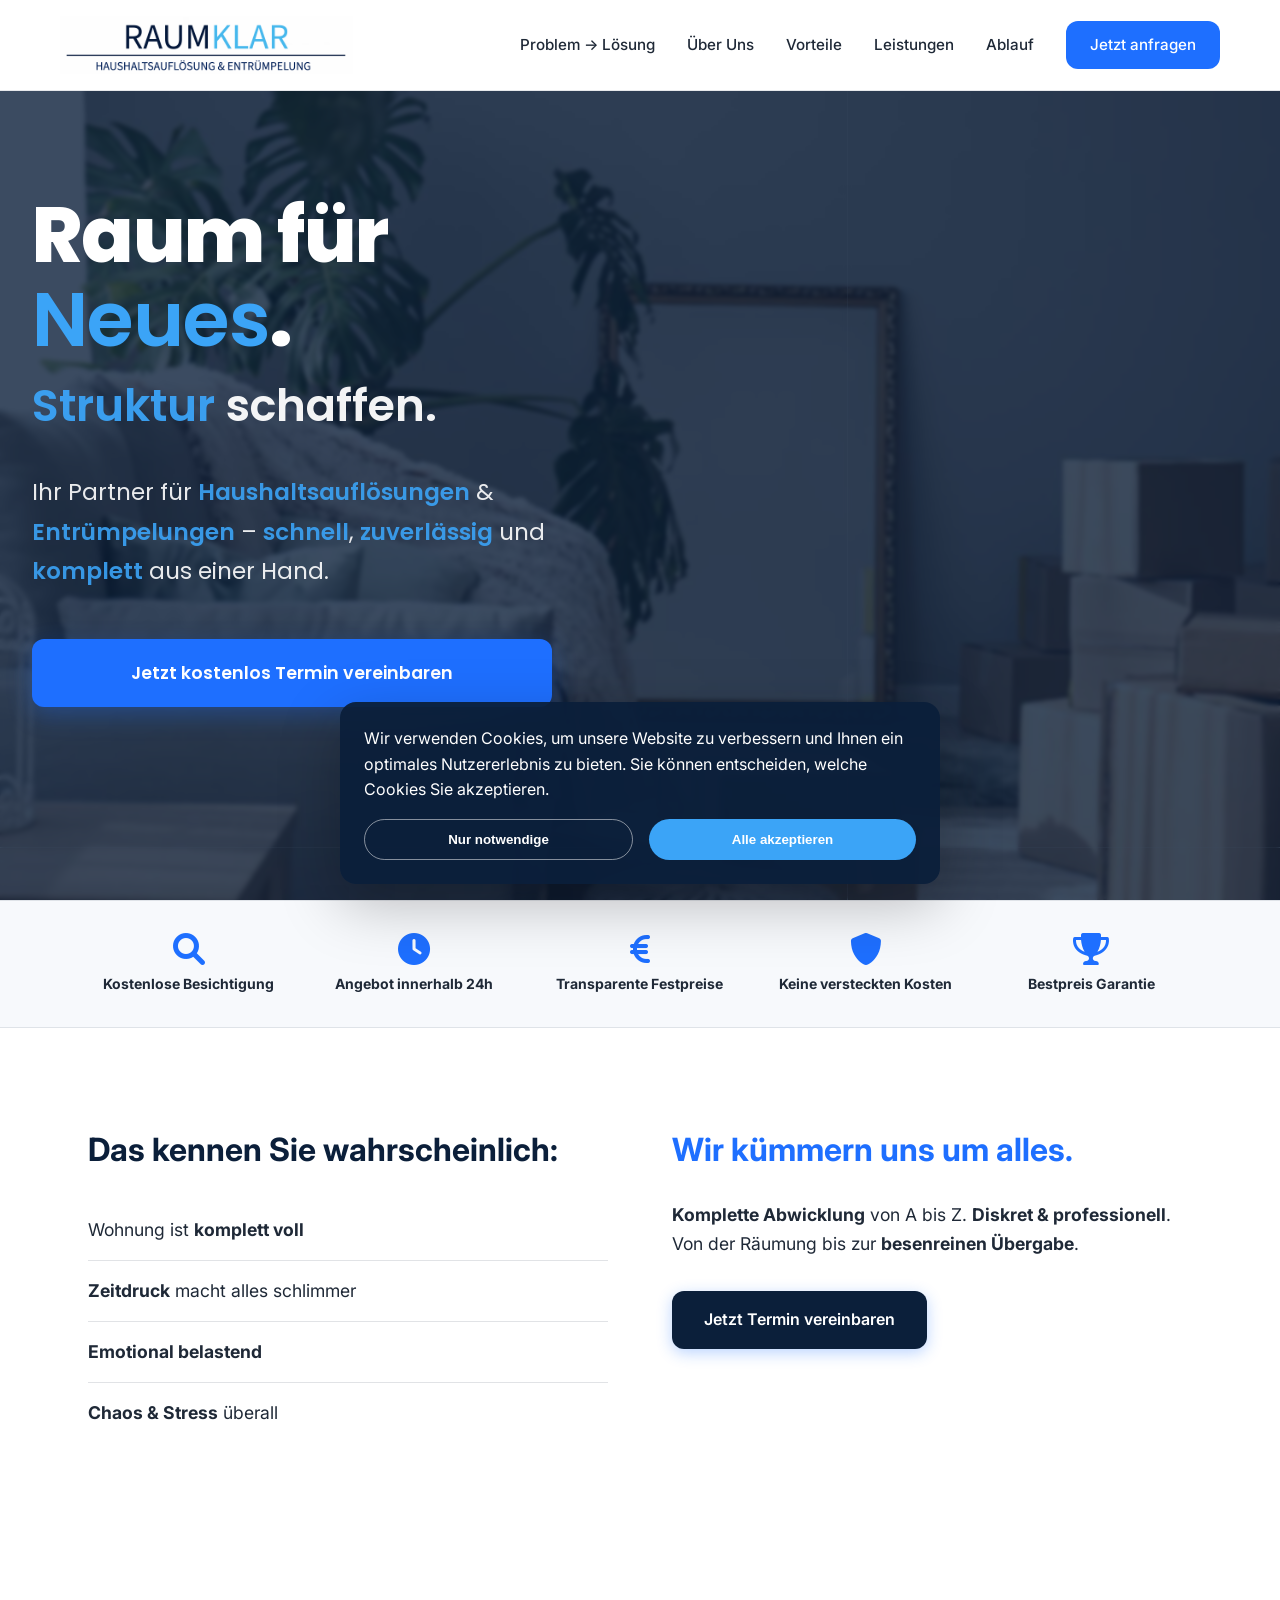
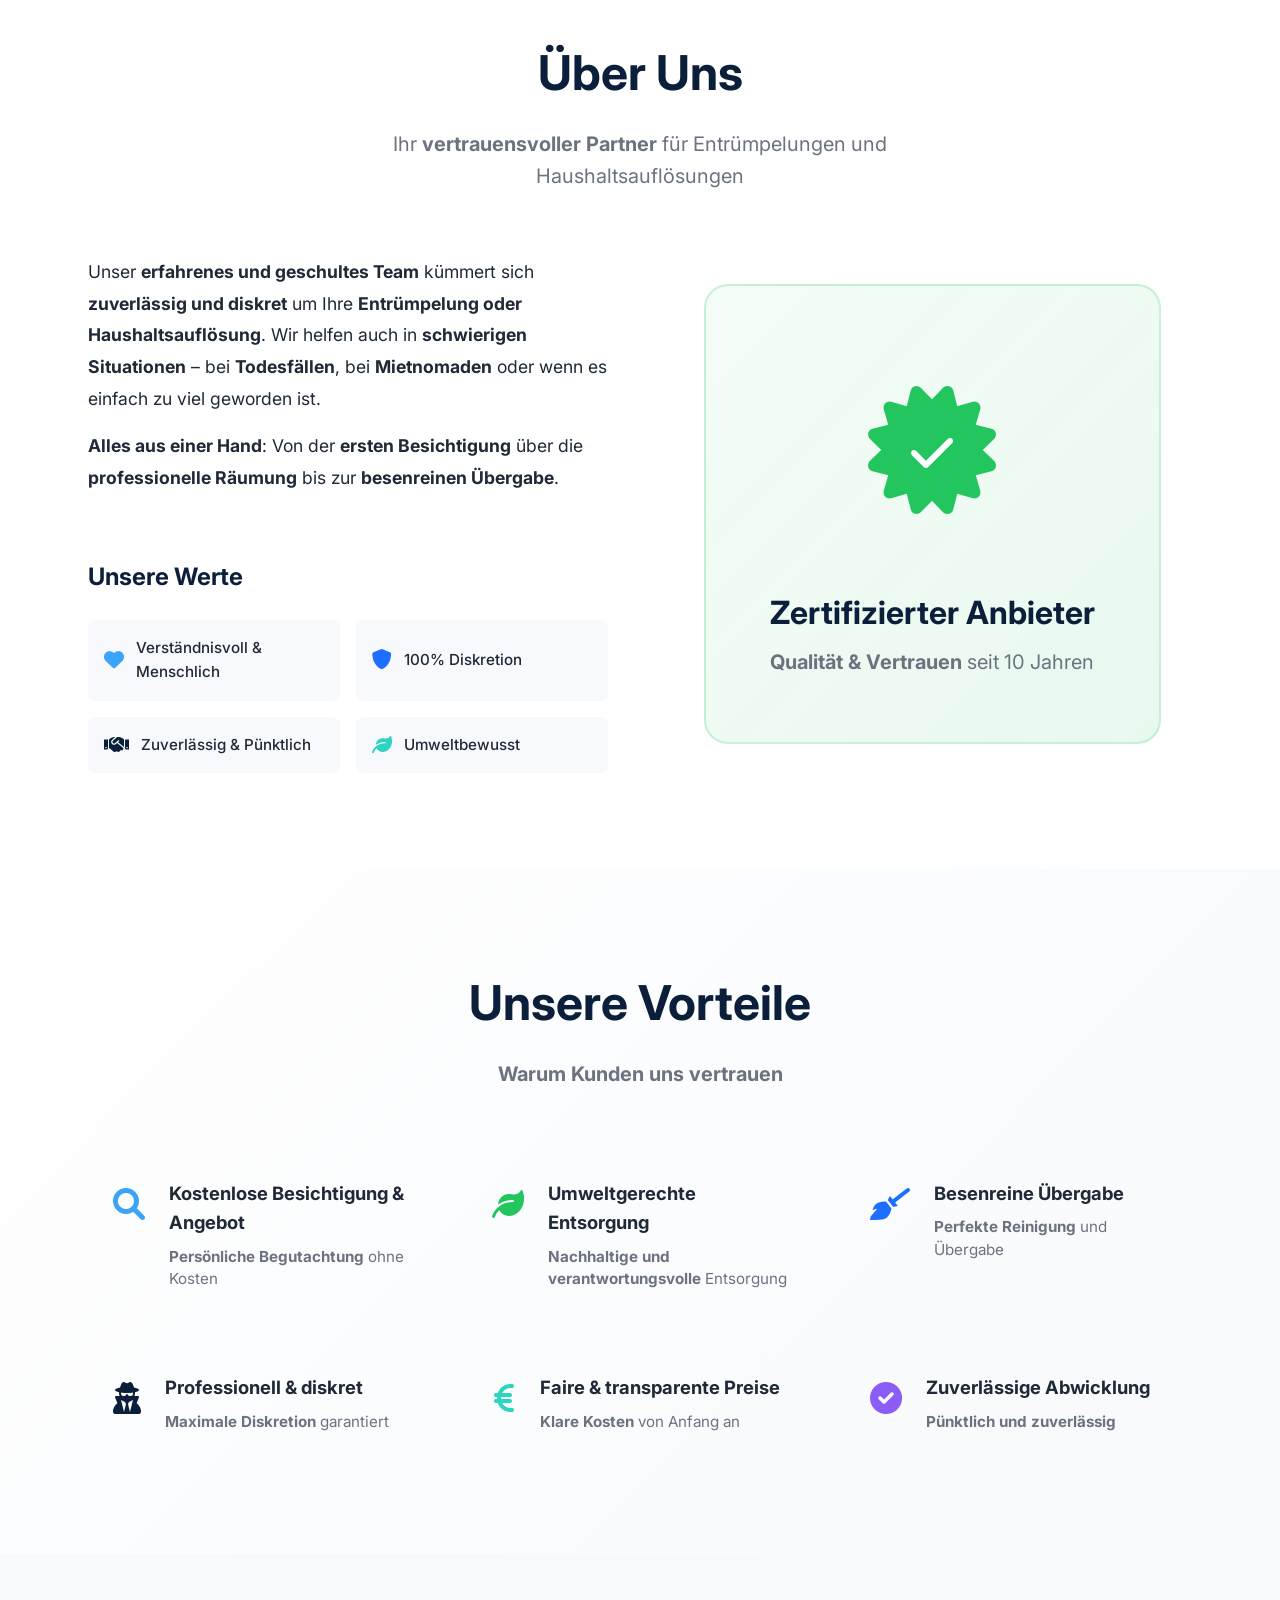
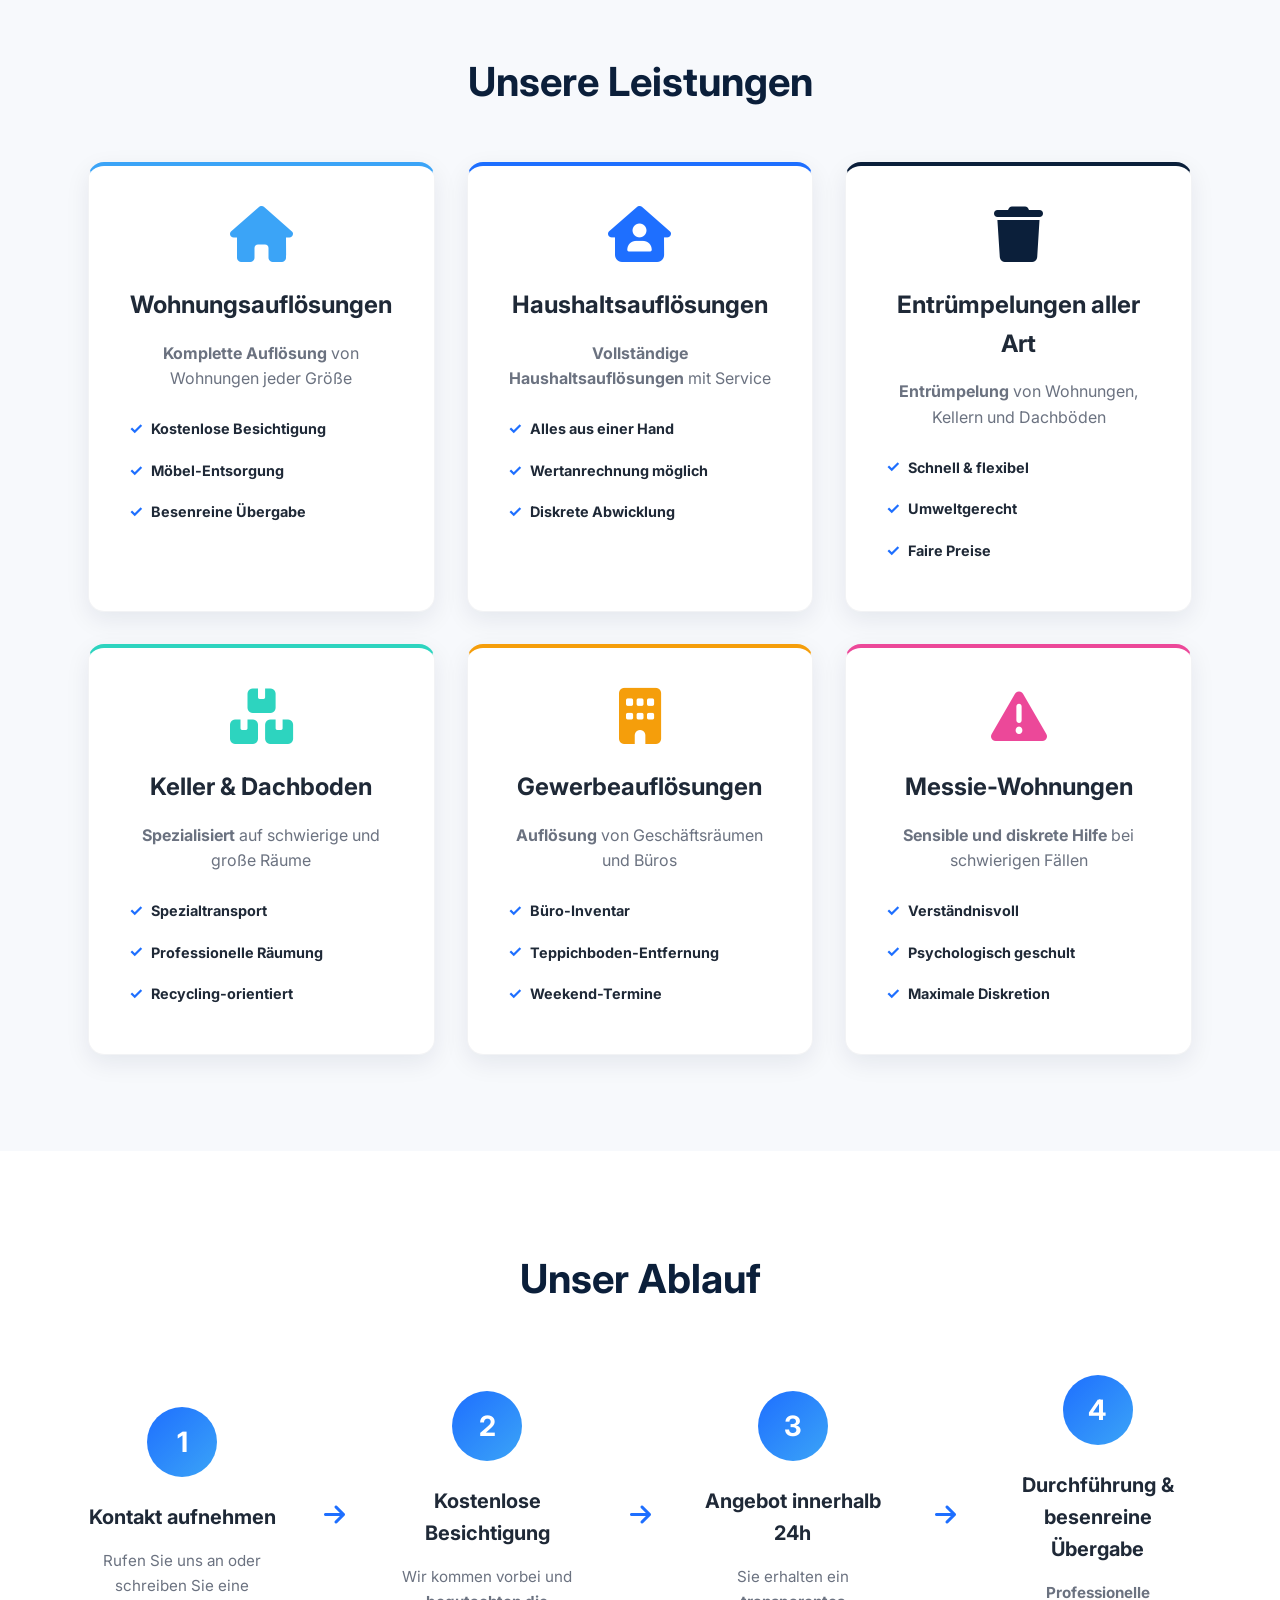
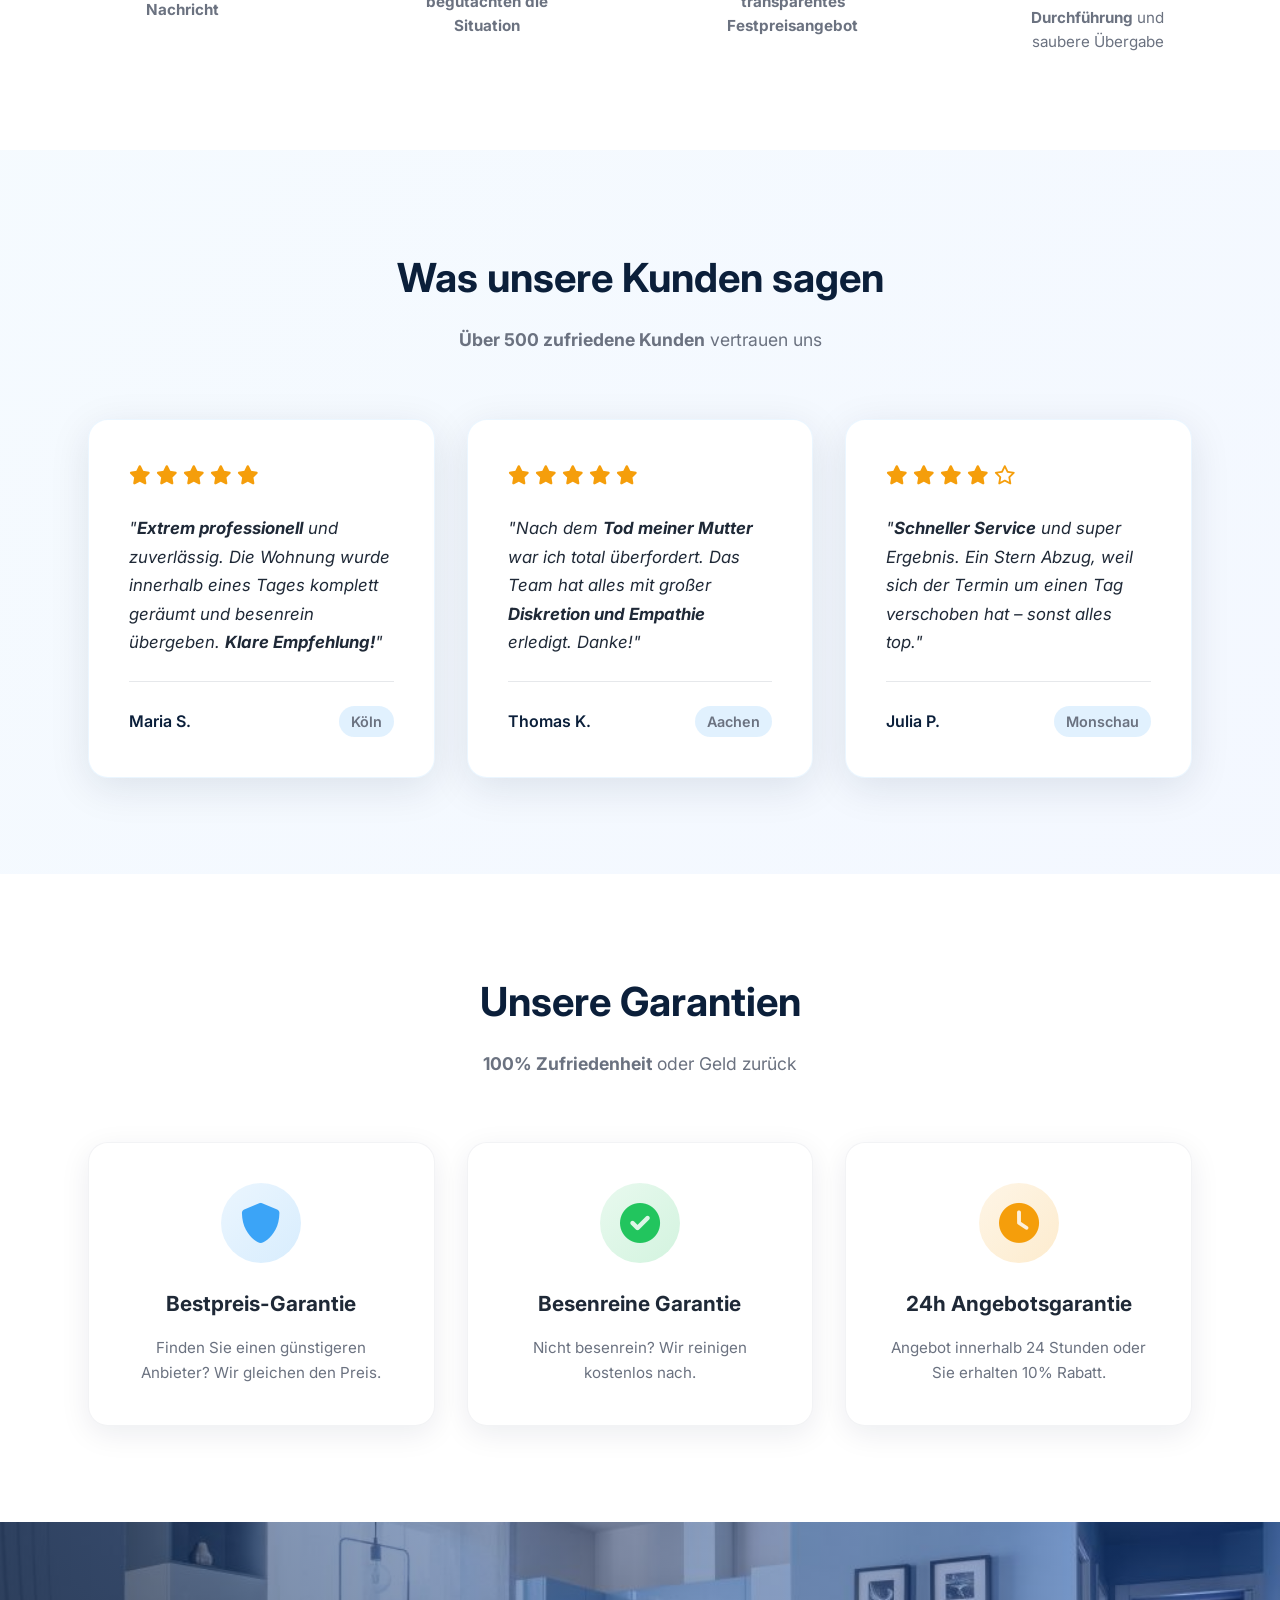
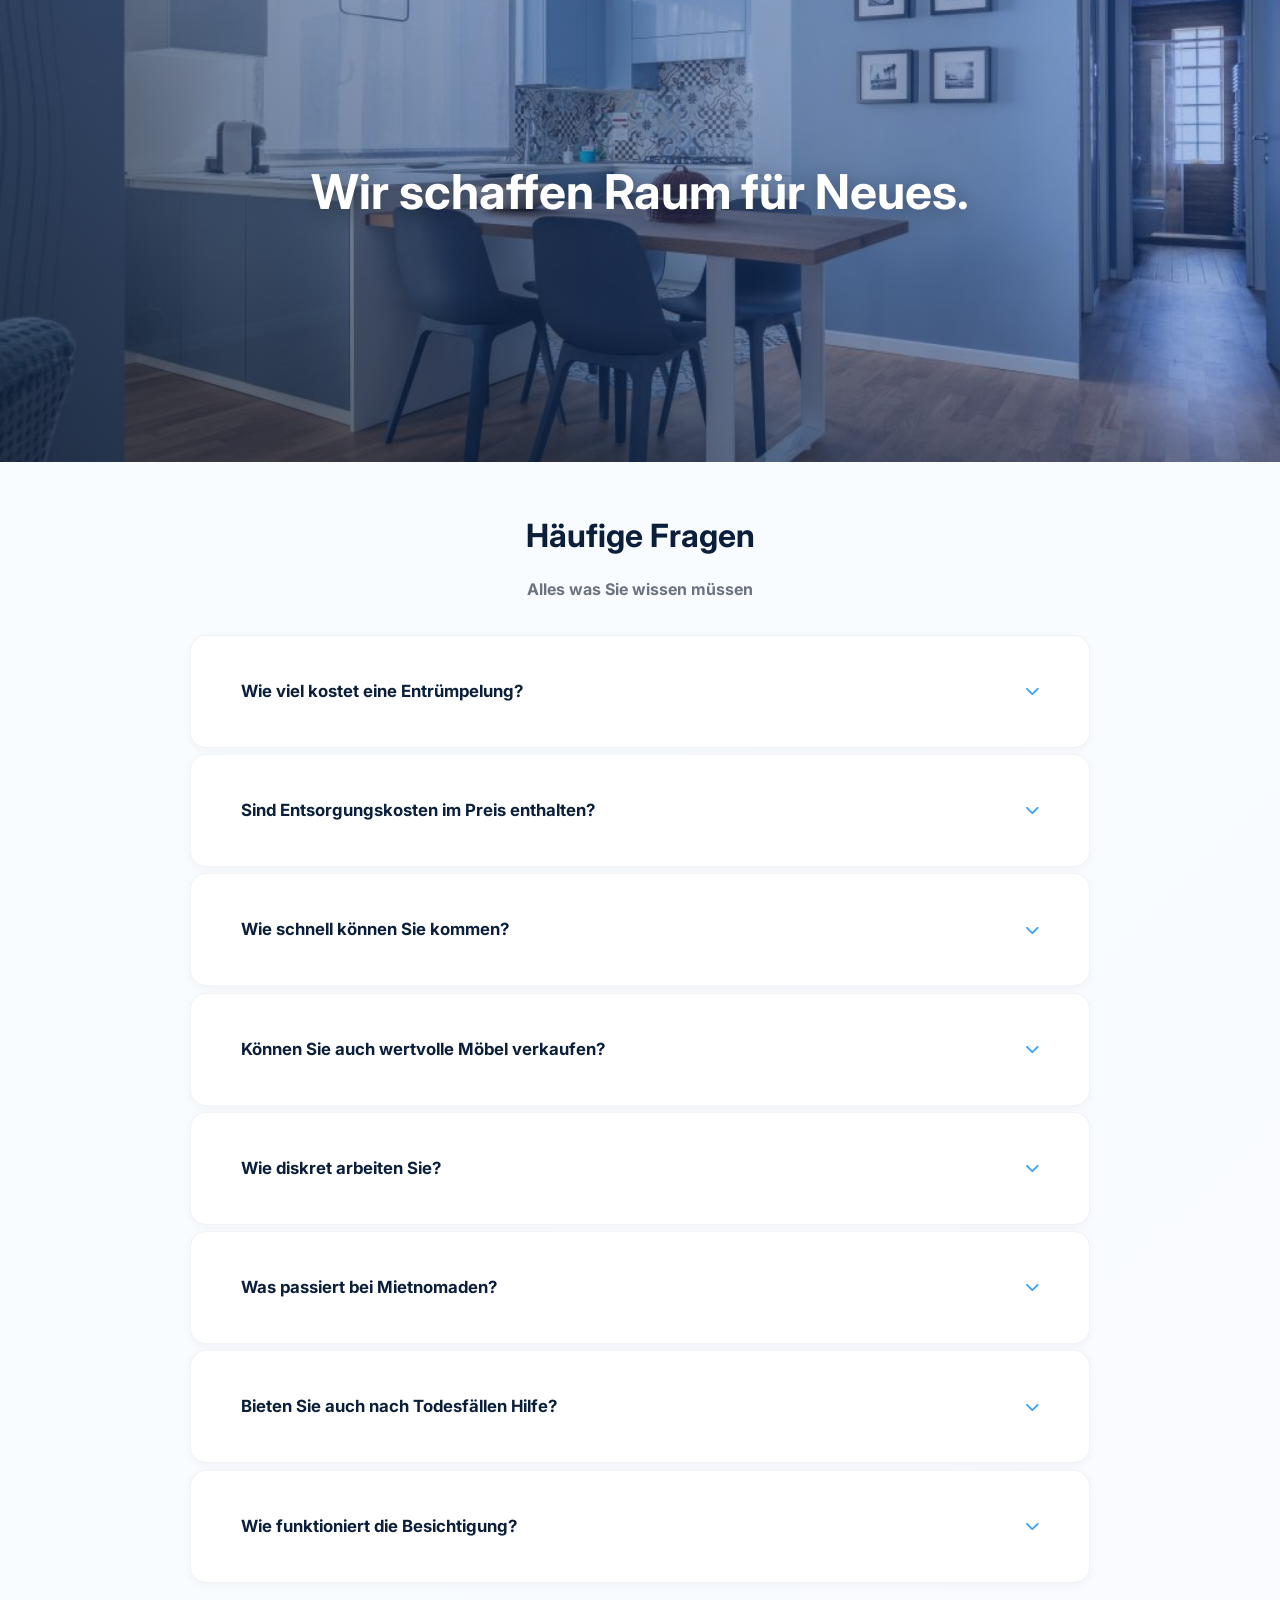
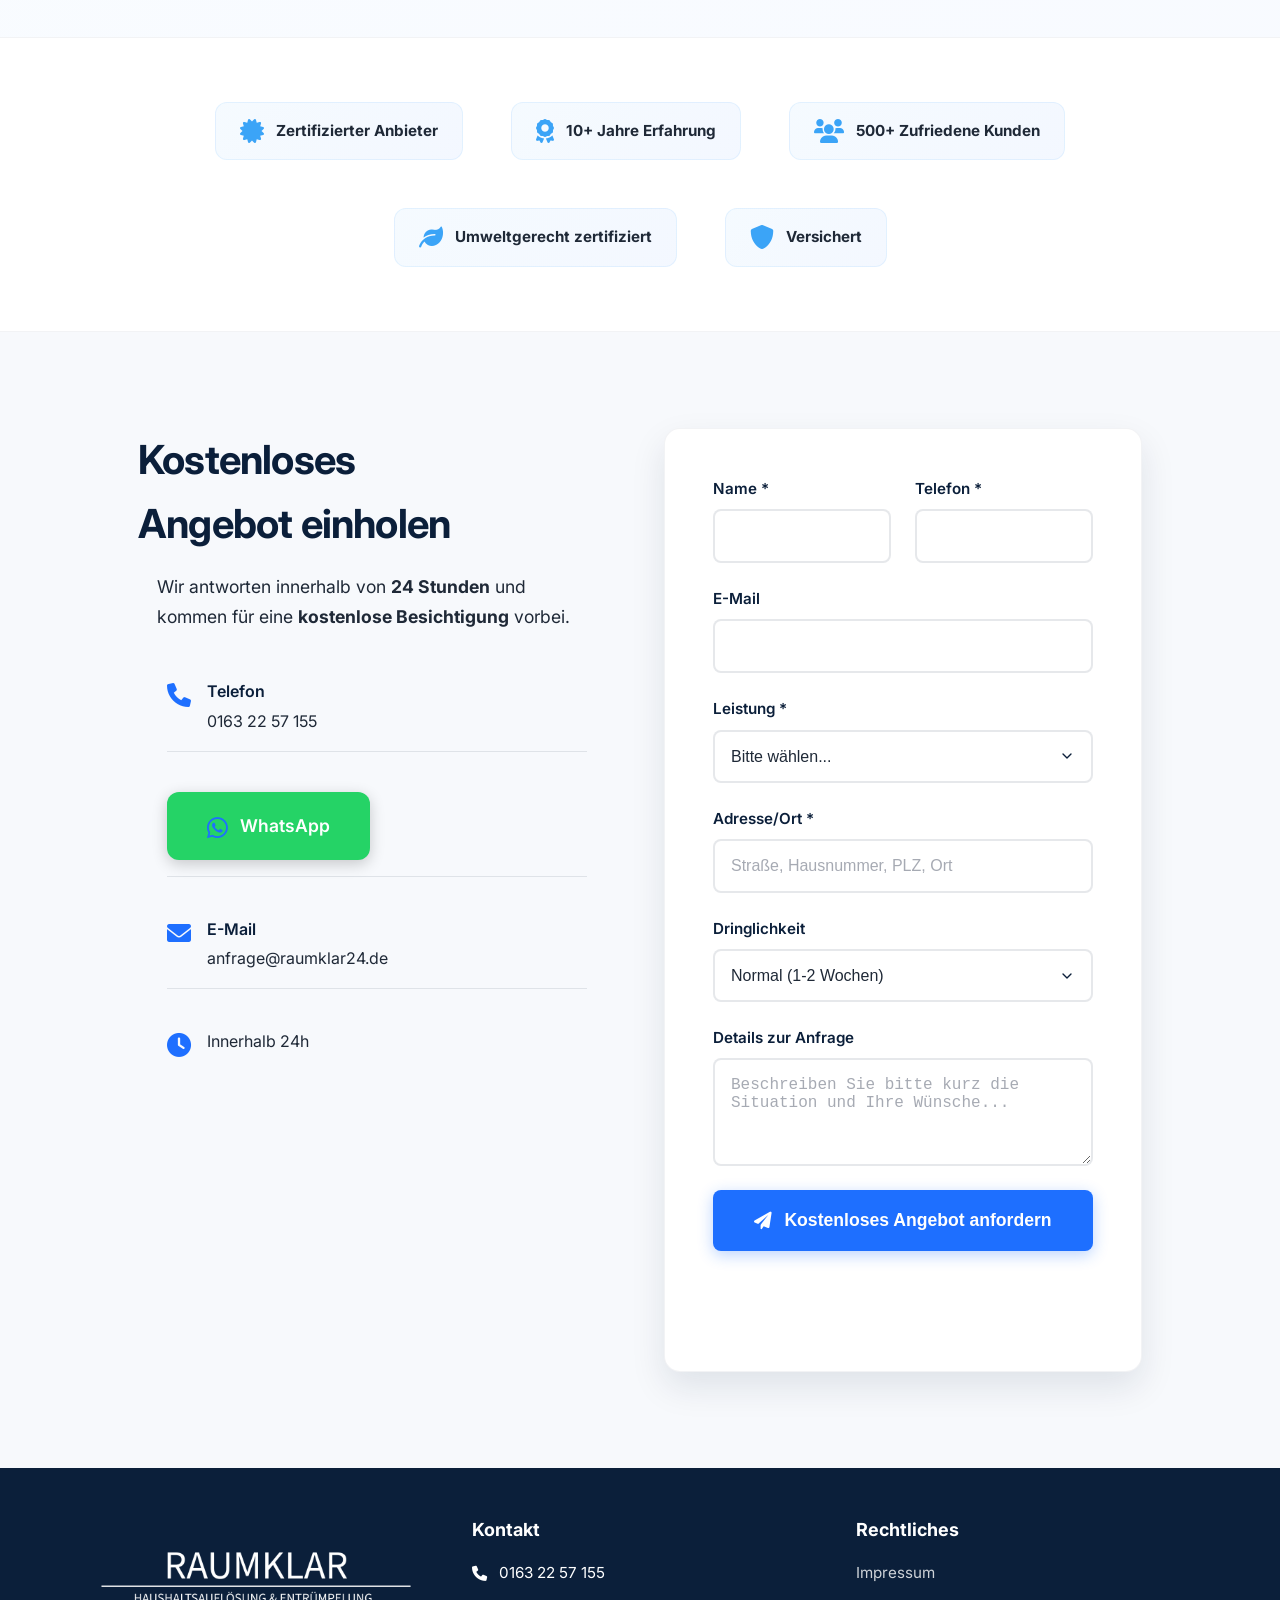
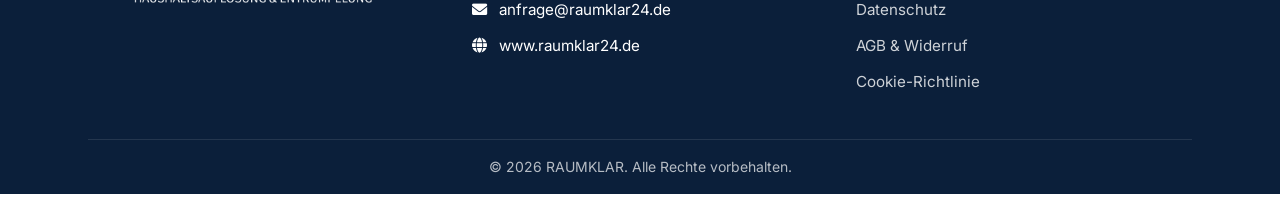
<file: index.html>
<!DOCTYPE html>
<html lang="de">
<head>
    <meta charset="UTF-8">
    <meta name="viewport" content="width=device-width, initial-scale=1.0">
    <title>RAUMKLAR - Raum für Neues. Struktur schaffen.</title>
    <link rel="preconnect" href="https://fonts.googleapis.com">
    <link rel="preconnect" href="https://fonts.gstatic.com" crossorigin>
    <link href="https://fonts.googleapis.com/css2?family=Inter:wght@300;400;500;600;700;800&family=Poppins:wght@300;400;500;600;700;800&display=swap" rel="stylesheet">
    <link rel="stylesheet" href="https://cdnjs.cloudflare.com/ajax/libs/font-awesome/6.0.0/css/all.min.css">
    <link rel="stylesheet" href="styles.css">
    <link rel="icon" type="image/png" href="favicon-raumklar.png">
    <link rel="canonical" href="https://www.raumklar24.de/">
    <meta name="description" content="Raumklar ist Ihr zertifizierter Partner für Entrümpelung, Haushaltsauflösung und Gewerbeauflösung in Köln & Umgebung. Kostenlose Besichtigung, Festpreise, besenreine Übergabe.">
    <meta name="keywords" content="Entrümpelung Köln, Haushaltsauflösung Köln, Wohnungsauflösung Köln, Gewerbeauflösung Köln, Keller räumen Köln, Messie Wohnung Hilfe Köln">
    <meta name="robots" content="index, follow">
    <meta name="geo.region" content="DE-NW">
    <meta name="geo.placename" content="Köln">
    <meta name="geo.position" content="50.9375;6.9603">
    <meta name="ICBM" content="50.9375, 6.9603">
    <meta property="og:type" content="website">
    <meta property="og:title" content="Raumklar – Entrümpelung & Haushaltsauflösungen in Köln">
    <meta property="og:description" content="Kostenlose Besichtigung, transparente Preise und diskrete Abwicklung für Köln und Umgebung.">
    <meta property="og:url" content="https://www.raumklar24.de/">
    <meta property="og:image" content="https://www.raumklar24.de/assets/raumklar-preview.jpg">
    <meta name="twitter:card" content="summary_large_image">
    <meta name="twitter:title" content="Raumklar – Entrümpelung & Haushaltsauflösungen in Köln">
    <meta name="twitter:description" content="Entrümpelung & Haushaltsauflösungen in Köln. Jetzt kostenlose Besichtigung sichern.">
    <script type="application/ld+json">
    {
      "@context": "https://schema.org",
      "@type": "LocalBusiness",
      "name": "Raumklar Dienstleistungen GmbH",
      "image": "https://www.raumklar24.de/assets/raumklar-preview.jpg",
      "url": "https://www.raumklar24.de",
      "telephone": "+49-163-2257155",
      "priceRange": "€€",
      "address": {
        "@type": "PostalAddress",
        "streetAddress": "Domstraße 12",
        "addressLocality": "Köln",
        "postalCode": "50667",
        "addressCountry": "DE"
      },
      "geo": {
        "@type": "GeoCoordinates",
        "latitude": 50.9375,
        "longitude": 6.9603
      },
      "openingHours": ["Mo-Fr 08:00-18:00", "Sa 09:00-13:00"],
      "sameAs": [
        "https://www.facebook.com/raumklar24",
        "https://www.instagram.com/raumklar24"
      ],
      "serviceArea": {
        "@type": "GeoCircle",
        "geoMidpoint": {
          "@type": "GeoCoordinates",
          "latitude": 50.9375,
          "longitude": 6.9603
        },
        "geoRadius": 50000
      }
    }
    </script>
</head>
<body>
    <!-- Navigation -->
    <nav class="navbar">
        <div class="container">
            <a href="index.html" class="logo">
                <img src="RaumKlarLogo.png" alt="Raumklar Logo">
            </a>
            <button class="mobile-toggle" aria-label="Menü öffnen" aria-expanded="false">
                <i class="fas fa-bars"></i>
            </button>
            <div class="nav-links">
                <a href="index.html#problem-solution">Problem → Lösung</a>
                <a href="index.html#ueber-uns">Über Uns</a>
                <a href="index.html#vorteile">Vorteile</a>
                <a href="index.html#leistungen">Leistungen</a>
                <a href="index.html#ablauf">Ablauf</a>
                <a href="#kontakt" class="cta-nav">Jetzt anfragen</a>
            </div>
        </div>
    </nav>

    <!-- Hero Section -->
    <section id="hero" class="hero fade-in-down">
        <div class="hero-content">
            <div class="hero-text">
                <h1>Raum für <span class="highlight">Neues</span>.</h1>
                <h2><span class="highlight">Struktur</span> schaffen.</h2>
                <p>Ihr Partner für <span class="highlight">Haushaltsauflösungen</span> & <span class="highlight">Entrümpelungen</span> – <span class="highlight">schnell</span>, <span class="highlight">zuverlässig</span> und <span class="highlight">komplett</span> aus einer Hand.</p>
                <div class="hero-ctas">
                    <a href="#kontakt" class="cta-button primary">Jetzt kostenlos Termin vereinbaren</a>
                </div>
            </div>
            <div class="hero-image">
            </div>
        </div>
    </section>

    <!-- Trust Bar -->
    <section class="trust-bar fade-in fade-in-delay-1">
        <div class="container">
            <div class="trust-items">
                <div class="trust-item">
                    <i class="fas fa-search"></i>
                    <span><strong>Kostenlose Besichtigung</strong></span>
                </div>
                <div class="trust-item">
                    <i class="fas fa-clock"></i>
                    <span><strong>Angebot innerhalb 24h</strong></span>
                </div>
                <div class="trust-item">
                    <i class="fas fa-euro-sign"></i>
                    <span><strong>Transparente Festpreise</strong></span>
                </div>
                <div class="trust-item">
                    <i class="fas fa-shield-alt"></i>
                    <span><strong>Keine versteckten Kosten</strong></span>
                </div>
                <div class="trust-item">
                    <i class="fas fa-trophy"></i>
                    <span><strong>Bestpreis Garantie</strong></span>
                </div>
            </div>
        </div>
    </section>

    <!-- Herausforderung & Lösung Section -->
    <section id="problem-solution" class="section problem-solution fade-in">
        <div class="container">
            <div class="problem-solution-content">
                <div class="problems">
                    <h3>Das kennen Sie <strong>wahrscheinlich</strong>:</h3>
                    <ul>
                        <li>Wohnung ist <strong>komplett voll</strong></li>
                        <li><strong>Zeitdruck</strong> macht alles schlimmer</li>
                        <li><strong>Emotional belastend</strong></li>
                        <li><strong>Chaos & Stress</strong> überall</li>
                    </ul>
                </div>
                <div class="solution">
                    <h3>Wir kümmern uns um <strong>alles</strong>.</h3>
                    <p><strong>Komplette Abwicklung</strong> von A bis Z. <strong>Diskret & professionell</strong>. Von der Räumung bis zur <strong>besenreinen Übergabe</strong>.</p>
                    <a href="#kontakt" class="cta-button secondary">Jetzt Termin vereinbaren</a>
                </div>
            </div>
        </div>
    </section>

    <!-- Über Uns -->
    <section id="ueber-uns" class="section ueber-uns fade-in">
        <div class="container">
            <div class="ueber-uns-header">
                <h2><strong>Über Uns</strong></h2>
                <p class="subtitle">Ihr <strong>vertrauensvoller Partner</strong> für Entrümpelungen und Haushaltsauflösungen</p>
            </div>
            <div class="ueber-uns-content">
                <div class="text-content">
                    <div class="intro-text">
                        <p>Unser <strong>erfahrenes und geschultes Team</strong> kümmert sich <strong>zuverlässig und diskret</strong> um Ihre <strong>Entrümpelung oder Haushaltsauflösung</strong>. Wir helfen auch in <strong>schwierigen Situationen</strong> – bei <strong>Todesfällen</strong>, bei <strong>Mietnomaden</strong> oder wenn es einfach zu viel geworden ist.</p>
                        <p><strong>Alles aus einer Hand</strong>: Von der <strong>ersten Besichtigung</strong> über die <strong>professionelle Räumung</strong> bis zur <strong>besenreinen Übergabe</strong>.</p>
                    </div>
                    <div class="values-section">
                        <h3><strong>Unsere Werte</strong></h3>
                        <div class="values-list">
                            <div class="value-item">
                                <i class="fas fa-heart" style="color: #3BA4F7;"></i>
                                <span>Verständnisvoll & Menschlich</span>
                            </div>
                            <div class="value-item">
                                <i class="fas fa-shield-alt" style="color: #1E6FFF;"></i>
                                <span>100% Diskretion</span>
                            </div>
                            <div class="value-item">
                                <i class="fas fa-handshake" style="color: #0B1F3A;"></i>
                                <span>Zuverlässig & Pünktlich</span>
                            </div>
                            <div class="value-item">
                                <i class="fas fa-leaf" style="color: #2DD4BF;"></i>
                                <span>Umweltbewusst</span>
                            </div>
                        </div>
                    </div>
                </div>
                <div class="image-content">
                    <div class="certification-badge">
                        <div class="cert-icon">
                            <i class="fas fa-certificate"></i>
                            <i class="fas fa-check cert-check"></i>
                        </div>
                        <div class="cert-text">
                            <h3><strong>Zertifizierter Anbieter</strong></h3>
                            <p><strong>Qualität & Vertrauen</strong> seit 10 Jahren</p>
                        </div>
                    </div>
                </div>
            </div>
        </div>
    </section>

    <!-- Vorteile -->
    <section id="vorteile" class="section vorteile fade-in-scale">
        <div class="container">
            <div class="vorteile-header">
                <h2><strong>Unsere Vorteile</strong></h2>
                <p class="subtitle"><strong>Warum Kunden uns vertrauen</strong></p>
            </div>
            <div class="vorteile-list">
                <div class="vorteil-item">
                    <div class="vorteil-icon-wrapper" style="color: #3BA4F7;">
                        <i class="fas fa-search"></i>
                    </div>
                    <div class="vorteil-text">
                        <h3><strong>Kostenlose Besichtigung & Angebot</strong></h3>
                        <p><strong>Persönliche Begutachtung</strong> ohne Kosten</p>
                    </div>
                </div>
                <div class="vorteil-item">
                    <div class="vorteil-icon-wrapper" style="color: #22c55e;">
                        <i class="fas fa-leaf"></i>
                    </div>
                    <div class="vorteil-text">
                        <h3><strong>Umweltgerechte Entsorgung</strong></h3>
                        <p><strong>Nachhaltige und verantwortungsvolle</strong> Entsorgung</p>
                    </div>
                </div>
                <div class="vorteil-item">
                    <div class="vorteil-icon-wrapper" style="color: #1E6FFF;">
                        <i class="fas fa-broom"></i>
                    </div>
                    <div class="vorteil-text">
                        <h3><strong>Besenreine Übergabe</strong></h3>
                        <p><strong>Perfekte Reinigung</strong> und Übergabe</p>
                    </div>
                </div>
                <div class="vorteil-item">
                    <div class="vorteil-icon-wrapper" style="color: #0B1F3A;">
                        <i class="fas fa-user-secret"></i>
                    </div>
                    <div class="vorteil-text">
                        <h3><strong>Professionell & diskret</strong></h3>
                        <p><strong>Maximale Diskretion</strong> garantiert</p>
                    </div>
                </div>
                <div class="vorteil-item">
                    <div class="vorteil-icon-wrapper" style="color: #2DD4BF;">
                        <i class="fas fa-euro-sign"></i>
                    </div>
                    <div class="vorteil-text">
                        <h3><strong>Faire & transparente Preise</strong></h3>
                        <p><strong>Klare Kosten</strong> von Anfang an</p>
                    </div>
                </div>
                <div class="vorteil-item">
                    <div class="vorteil-icon-wrapper" style="color: #8B5CF6;">
                        <i class="fas fa-check-circle"></i>
                    </div>
                    <div class="vorteil-text">
                        <h3><strong>Zuverlässige Abwicklung</strong></h3>
                        <p><strong>Pünktlich und zuverlässig</strong></p>
                    </div>
                </div>
            </div>
        </div>
    </section>

    <!-- Leistungen -->
    <section id="leistungen" class="section leistungen bg-light fade-in">
        <div class="container">
            <h2><strong>Unsere Leistungen</strong></h2>
            <div class="leistungen-grid">
                <a href="wohnungsaufloesung.html" class="leistung-card fade-in-up fade-in-delay-1" style="border-top: 4px solid #3BA4F7; text-decoration: none;">
                    <i class="fas fa-home" style="color: #3BA4F7;"></i>
                    <h3><strong>Wohnungsauflösungen</strong></h3>
                    <p><strong>Komplette Auflösung</strong> von Wohnungen jeder Größe</p>
                    <ul class="card-bullets">
                        <li><strong>Kostenlose Besichtigung</strong></li>
                        <li><strong>Möbel-Entsorgung</strong></li>
                        <li><strong>Besenreine Übergabe</strong></li>
                    </ul>
                </a>
                <a href="haushaltsaufloesung.html" class="leistung-card fade-in-up fade-in-delay-2" style="border-top: 4px solid #1E6FFF;">
                    <i class="fas fa-house-user" style="color: #1E6FFF;"></i>
                    <h3><strong>Haushaltsauflösungen</strong></h3>
                    <p><strong>Vollständige Haushaltsauflösungen</strong> mit Service</p>
                    <ul class="card-bullets">
                        <li><strong>Alles aus einer Hand</strong></li>
                        <li><strong>Wertanrechnung möglich</strong></li>
                        <li><strong>Diskrete Abwicklung</strong></li>
                    </ul>
                </a>
                <a href="entruempelung.html" class="leistung-card fade-in-up fade-in-delay-3" style="border-top: 4px solid #0B1F3A;">
                    <i class="fas fa-trash" style="color: #0B1F3A;"></i>
                    <h3><strong>Entrümpelungen aller Art</strong></h3>
                    <p><strong>Entrümpelung</strong> von Wohnungen, Kellern und Dachböden</p>
                    <ul class="card-bullets">
                        <li><strong>Schnell & flexibel</strong></li>
                        <li><strong>Umweltgerecht</strong></li>
                        <li><strong>Faire Preise</strong></li>
                    </ul>
                </a>
                <a href="keller-dachboden.html" class="leistung-card fade-in-up fade-in-delay-4" style="border-top: 4px solid #2DD4BF;">
                    <i class="fas fa-boxes" style="color: #2DD4BF;"></i>
                    <h3><strong>Keller & Dachboden</strong></h3>
                    <p><strong>Spezialisiert</strong> auf schwierige und große Räume</p>
                    <ul class="card-bullets">
                        <li><strong>Spezialtransport</strong></li>
                        <li><strong>Professionelle Räumung</strong></li>
                        <li><strong>Recycling-orientiert</strong></li>
                    </ul>
                </a>
                <a href="gewerbeaufloesung.html" class="leistung-card fade-in-up fade-in-delay-5" style="border-top: 4px solid #F59E0B;">
                    <i class="fas fa-building" style="color: #F59E0B;"></i>
                    <h3><strong>Gewerbeauflösungen</strong></h3>
                    <p><strong>Auflösung</strong> von Geschäftsräumen und Büros</p>
                    <ul class="card-bullets">
                        <li><strong>Büro-Inventar</strong></li>
                        <li><strong>Teppichboden-Entfernung</strong></li>
                        <li><strong>Weekend-Termine</strong></li>
                    </ul>
                </a>
                <a href="messie-wohnung.html" class="leistung-card fade-in-up" style="border-top: 4px solid #EC4899;">
                    <i class="fas fa-exclamation-triangle" style="color: #EC4899;"></i>
                    <h3><strong>Messie-Wohnungen</strong></h3>
                    <p><strong>Sensible und diskrete Hilfe</strong> bei schwierigen Fällen</p>
                    <ul class="card-bullets">
                        <li><strong>Verständnisvoll</strong></li>
                        <li><strong>Psychologisch geschult</strong></li>
                        <li><strong>Maximale Diskretion</strong></li>
                    </ul>
                </a>
            </div>
        </div>
    </section>

    <!-- Ablauf -->
    <section id="ablauf" class="section ablauf fade-in">
        <div class="container">
            <h2><strong>Unser Ablauf</strong></h2>
            <div class="ablauf-steps">
                <div class="step">
                    <div class="step-number">1</div>
                    <h3><strong>Kontakt aufnehmen</strong></h3>
                    <p>Rufen Sie uns an oder schreiben Sie eine <strong>Nachricht</strong></p>
                </div>
                <div class="step-arrow">
                    <i class="fas fa-arrow-right arrow-right-icon"></i>
                    <i class="fas fa-arrow-down arrow-down-icon"></i>
                </div>
                <div class="step">
                    <div class="step-number">2</div>
                    <h3><strong>Kostenlose Besichtigung</strong></h3>
                    <p>Wir kommen vorbei und <strong>begutachten die Situation</strong></p>
                </div>
                <div class="step-arrow">
                    <i class="fas fa-arrow-right arrow-right-icon"></i>
                    <i class="fas fa-arrow-down arrow-down-icon"></i>
                </div>
                <div class="step">
                    <div class="step-number">3</div>
                    <h3><strong>Angebot innerhalb 24h</strong></h3>
                    <p>Sie erhalten ein <strong>transparentes Festpreisangebot</strong></p>
                </div>
                <div class="step-arrow">
                    <i class="fas fa-arrow-right arrow-right-icon"></i>
                    <i class="fas fa-arrow-down arrow-down-icon"></i>
                </div>
                <div class="step">
                    <div class="step-number">4</div>
                    <h3><strong>Durchführung & besenreine Übergabe</strong></h3>
                    <p><strong>Professionelle Durchführung</strong> und saubere Übergabe</p>
                </div>
            </div>
        </div>
    </section>

    <!-- Testimonials -->
    <section class="section testimonials fade-in">
        <div class="container">
            <div class="testimonials-header">
                <h2><strong>Was unsere Kunden sagen</strong></h2>
                <p class="subtitle"><strong>Über 500 zufriedene Kunden</strong> vertrauen uns</p>
            </div>
            <div class="testimonials-grid">
                <div class="testimonial-card">
                    <div class="stars">
                        <i class="fas fa-star"></i>
                        <i class="fas fa-star"></i>
                        <i class="fas fa-star"></i>
                        <i class="fas fa-star"></i>
                        <i class="fas fa-star"></i>
                    </div>
                    <p>"<strong>Extrem professionell</strong> und zuverlässig. Die Wohnung wurde innerhalb eines Tages komplett geräumt und besenrein übergeben. <strong>Klare Empfehlung!</strong>"</p>
                    <div class="testimonial-author">
                        <strong>Maria S.</strong>
                        <span class="location-badge">Köln</span>
                    </div>
                </div>
                <div class="testimonial-card">
                    <div class="stars">
                        <i class="fas fa-star"></i>
                        <i class="fas fa-star"></i>
                        <i class="fas fa-star"></i>
                        <i class="fas fa-star"></i>
                        <i class="fas fa-star"></i>
                    </div>
                    <p>"Nach dem <strong>Tod meiner Mutter</strong> war ich total überfordert. Das Team hat alles mit großer <strong>Diskretion und Empathie</strong> erledigt. Danke!"</p>
                    <div class="testimonial-author">
                        <strong>Thomas K.</strong>
                        <span class="location-badge">Aachen</span>
                    </div>
                </div>
                <div class="testimonial-card">
                    <div class="stars">
                        <i class="fas fa-star"></i>
                        <i class="fas fa-star"></i>
                        <i class="fas fa-star"></i>
                        <i class="fas fa-star"></i>
                        <i class="far fa-star"></i>
                    </div>
                    <p>"<strong>Schneller Service</strong> und super Ergebnis. Ein Stern Abzug, weil sich der Termin um einen Tag verschoben hat – sonst alles top."</p>
                    <div class="testimonial-author">
                        <strong>Julia P.</strong>
                        <span class="location-badge">Monschau</span>
                    </div>
                </div>
            </div>
        </div>
    </section>

    <!-- Garantien -->
    <section class="section garantien bg-light fade-in-scale">
        <div class="container">
            <div class="garantien-header">
                <h2><strong>Unsere Garantien</strong></h2>
                <p class="subtitle"><strong>100% Zufriedenheit</strong> oder Geld zurück</p>
            </div>
            <div class="garantien-grid">
                <div class="garantie-card">
                    <div class="garantie-icon" style="background: linear-gradient(135deg, rgba(59, 164, 247, 0.1), rgba(59, 164, 247, 0.2));">
                        <i class="fas fa-shield-alt" style="color: #3BA4F7; font-size: 2.5rem;"></i>
                    </div>
                    <h3><strong>Bestpreis-Garantie</strong></h3>
                    <p>Finden Sie einen günstigeren Anbieter? Wir gleichen den Preis.</p>
                </div>
                <div class="garantie-card">
                    <div class="garantie-icon" style="background: linear-gradient(135deg, rgba(34, 197, 94, 0.1), rgba(34, 197, 94, 0.2));">
                        <i class="fas fa-check-circle" style="color: #22c55e; font-size: 2.5rem;"></i>
                    </div>
                    <h3><strong>Besenreine Garantie</strong></h3>
                    <p>Nicht besenrein? Wir reinigen kostenlos nach.</p>
                </div>
                <div class="garantie-card">
                    <div class="garantie-icon" style="background: linear-gradient(135deg, rgba(245, 158, 11, 0.1), rgba(245, 158, 11, 0.2));">
                        <i class="fas fa-clock" style="color: #F59E0B; font-size: 2.5rem;"></i>
                    </div>
                    <h3><strong>24h Angebotsgarantie</strong></h3>
                    <p>Angebot innerhalb 24 Stunden oder Sie erhalten 10% Rabatt.</p>
                </div>
            </div>
        </div>
    </section>

    <!-- Visual Section -->
    <section class="visual-section fade-in-scale">
        <div class="visual-content">
            <img src="wohnung_sauber_halten.jpg" alt="Saubere Wohnung nach Auflösung">
            <div class="visual-overlay">
                <h2>Wir schaffen <strong>Raum für Neues</strong>.</h2>
            </div>
        </div>
    </section>

    <!-- FAQ Section -->
    <section class="section faq-section fade-in">
        <div class="container">
            <div class="faq-header">
                <h2><strong>Häufige Fragen</strong></h2>
                <p class="subtitle"><strong>Alles was Sie wissen müssen</strong></p>
            </div>
            <div class="faq-accordion">
                <div class="faq-item accordion-item">
                    <div class="faq-question" onclick="toggleFaq(this)">
                        <h3><strong>Wie viel kostet eine Entrümpelung?</strong></h3>
                        <i class="fas fa-chevron-down"></i>
                    </div>
                    <div class="faq-answer">
                        <p>Der Preis hängt vom Umfang ab. Nach der <strong>kostenlosen Besichtigung</strong> erhalten Sie ein <strong>transparentes Festpreisangebot</strong> – keine Überraschungen.</p>
                    </div>
                </div>
                <div class="faq-item accordion-item">
                    <div class="faq-question" onclick="toggleFaq(this)">
                        <h3><strong>Sind Entsorgungskosten im Preis enthalten?</strong></h3>
                        <i class="fas fa-chevron-down"></i>
                    </div>
                    <div class="faq-answer">
                        <p>Ja, <strong>alle Kosten inklusive Entsorgung</strong> sind im Festpreis enthalten. Keine versteckten Gebühren.</p>
                    </div>
                </div>
                <div class="faq-item accordion-item">
                    <div class="faq-question" onclick="toggleFaq(this)">
                        <h3><strong>Wie schnell können Sie kommen?</strong></h3>
                        <i class="fas fa-chevron-down"></i>
                    </div>
                    <div class="faq-answer">
                        <p>Oft innerhalb von <strong>2-3 Tagen</strong> nach der Besichtigung. Bei dringenden Fällen auch schneller.</p>
                    </div>
                </div>
                <div class="faq-item accordion-item">
                    <div class="faq-question" onclick="toggleFaq(this)">
                        <h3><strong>Können Sie auch wertvolle Möbel verkaufen?</strong></h3>
                        <i class="fas fa-chevron-down"></i>
                    </div>
                    <div class="faq-answer">
                        <p>Ja, wir prüfen den <strong>Wert von Möbeln</strong> und können diese für Sie verkaufen oder spenden. <strong>Wertanrechnung möglich!</strong></p>
                    </div>
                </div>
                <div class="faq-item accordion-item">
                    <div class="faq-question" onclick="toggleFaq(this)">
                        <h3><strong>Wie diskret arbeiten Sie?</strong></h3>
                        <i class="fas fa-chevron-down"></i>
                    </div>
                    <div class="faq-answer">
                        <p><strong>100% diskret</strong>. Wir nutzen unauffällige Fahrzeuge und arbeiten so, dass niemand etwas bemerkt. Besonders bei sensiblen Fällen.</p>
                    </div>
                </div>
                <div class="faq-item accordion-item">
                    <div class="faq-question" onclick="toggleFaq(this)">
                        <h3><strong>Was passiert bei Mietnomaden?</strong></h3>
                        <i class="fas fa-chevron-down"></i>
                    </div>
                    <div class="faq-answer">
                        <p>Wir haben Erfahrung mit schwierigen Fällen. <strong>Professionell und rechtssicher</strong> räumen wir auch Mietnomaden-Wohnungen.</p>
                    </div>
                </div>
                <div class="faq-item accordion-item">
                    <div class="faq-question" onclick="toggleFaq(this)">
                        <h3><strong>Bieten Sie auch nach Todesfällen Hilfe?</strong></h3>
                        <i class="fas fa-chevron-down"></i>
                    </div>
                    <div class="faq-answer">
                        <p>Ja, wir helfen mit großer <strong>Empathie und Diskretion</strong> bei Haushaltsauflösungen nach Todesfällen. Wir nehmen Ihnen die Last ab.</p>
                    </div>
                </div>
                <div class="faq-item accordion-item">
                    <div class="faq-question" onclick="toggleFaq(this)">
                        <h3><strong>Wie funktioniert die Besichtigung?</strong></h3>
                        <i class="fas fa-chevron-down"></i>
                    </div>
                    <div class="faq-answer">
                        <p>Wir kommen <strong>kostenlos</strong> vorbei, begutachten die Situation und erstellen Ihnen ein <strong>transparentes Angebot</strong> vor Ort.</p>
                    </div>
                </div>
            </div>
        </div>
    </section>

    <!-- Social Proof / Trust Badges -->
    <section class="social-proof fade-in">
        <div class="container">
            <div class="trust-badges">
                <div class="trust-badge">
                    <i class="fas fa-certificate"></i>
                    <span><strong>Zertifizierter Anbieter</strong></span>
                </div>
                <div class="trust-badge">
                    <i class="fas fa-award"></i>
                    <span><strong>10+ Jahre Erfahrung</strong></span>
                </div>
                <div class="trust-badge">
                    <i class="fas fa-users"></i>
                    <span><strong>500+ Zufriedene Kunden</strong></span>
                </div>
                <div class="trust-badge">
                    <i class="fas fa-leaf"></i>
                    <span><strong>Umweltgerecht zertifiziert</strong></span>
                </div>
                <div class="trust-badge">
                    <i class="fas fa-shield-alt"></i>
                    <span><strong>Versichert</strong></span>
                </div>
            </div>
        </div>
    </section>

    <!-- Contact Form Section -->
    <section id="kontakt" class="contact-section fade-in">
        <div class="container">
            <div class="contact-wrapper">
                <div class="contact-info">
                    <h2><strong>Kostenloses Angebot</strong> einholen</h2>
                    <p>Wir antworten innerhalb von <strong>24 Stunden</strong> und kommen für eine <strong>kostenlose Besichtigung</strong> vorbei.</p>

                    <div class="contact-details">
                        <div class="contact-item">
                            <i class="fas fa-phone"></i>
                            <div>
                                <strong>Telefon</strong>
                                <span>0163 22 57 155</span>
                            </div>
                        </div>
                        <div class="contact-item">
                            <a href="#kontakt" class="contact-btn whatsapp">
                                <i class="fab fa-whatsapp"></i>
                                WhatsApp
                            </a>
                        </div>
                        <div class="contact-item">
                            <i class="fas fa-envelope"></i>
                            <div>
                                <strong>E-Mail</strong>
                                <span>anfrage@raumklar24.de</span>
                            </div>
                        </div>
                        <div class="contact-item">
                            <i class="fas fa-clock"></i>
                            <div>
                                <span>Innerhalb 24h</span>
                            </div>
                        </div>
                    </div>
                </div>

                <div class="contact-form-container">
                    <form
                        id="contactForm"
                        class="contact-form"
                        name="kontakt"
                        method="POST"
                        data-netlify="true"
                        data-netlify-honeypot="bot-field">
                        <input type="hidden" name="form-name" value="kontakt">
                        <p class="honeypot" hidden aria-hidden="true">
                            <label>
                                <input name="bot-field" tabindex="-1" autocomplete="off">
                            </label>
                        </p>
                        <div class="form-row">
                            <div class="form-group">
                                <label for="name">Name *</label>
                                <input type="text" id="name" name="name" required>
                            </div>
                            <div class="form-group">
                                <label for="phone">Telefon *</label>
                                <input type="tel" id="phone" name="phone" required>
                            </div>
                        </div>

                        <div class="form-group">
                            <label for="email">E-Mail</label>
                            <input type="email" id="email" name="email">
                        </div>

                        <div class="form-group">
                            <label for="service">Leistung *</label>
                            <select id="service" name="service" required>
                                <option value="">Bitte wählen...</option>
                                <option value="wohnungsaufloesung">Wohnungsauflösung</option>
                                <option value="haushaltsaufloesung">Haushaltsauflösung</option>
                                <option value="entruempelung">Entrümpelung</option>
                                <option value="keller-dachboden">Keller/Dachboden</option>
                                <option value="gewerbeaufloesung">Gewerbeauflösung</option>
                                <option value="messie">Messie-Wohnung</option>
                                <option value="sonstiges">Sonstiges</option>
                            </select>
                        </div>

                        <div class="form-group">
                            <label for="address">Adresse/Ort *</label>
                            <input type="text" id="address" name="address" placeholder="Straße, Hausnummer, PLZ, Ort" required>
                        </div>

                        <div class="form-group">
                            <label for="urgency">Dringlichkeit</label>
                            <select id="urgency" name="urgency">
                                <option value="normal">Normal (1-2 Wochen)</option>
                                <option value="express">Sofort (innerhalb 1 Tages)</option>
                                <option value="sofort">Sofort (innerhalb 1 Woche)</option>
                                <option value="dringend">Dringend (innerhalb 3 Tagen)</option>
                            </select>
                        </div>

                        <div class="form-group">
                            <label for="message">Details zur Anfrage</label>
                            <textarea id="message" name="message" rows="4" placeholder="Beschreiben Sie bitte kurz die Situation und Ihre Wünsche..."></textarea>
                        </div>

                        <div class="form-actions">
                            <button type="submit" class="submit-btn">
                                <i class="fas fa-paper-plane"></i>
                                Kostenloses Angebot anfordern
                            </button>
                        </div>

                        <div id="formMessage" class="form-message"></div>
                    </form>
                </div>
            </div>
        </div>
    </section>

    <!-- Footer -->
    <footer class="footer">
        <div class="container">
            <div class="footer-content">
                <div class="footer-section">
                    <img src="logo raumklar transparent-1.png" alt="Raumklar Logo" class="footer-logo">
                </div>
                <div class="footer-section">
                    <h4><strong>Kontakt</strong></h4>
                    <p><i class="fas fa-phone"></i> 0163 22 57 155</p>
                    <p><i class="fas fa-envelope"></i> anfrage@raumklar24.de</p>
                    <p><i class="fas fa-globe"></i> www.raumklar24.de</p>
                </div>
                <div class="footer-section legal-links">
                    <h4><strong>Rechtliches</strong></h4>
                    <p><a href="impressum.html">Impressum</a></p>
                    <p><a href="datenschutz.html">Datenschutz</a></p>
                    <p><a href="agb.html">AGB & Widerruf</a></p>
                    <p><a href="cookies.html">Cookie-Richtlinie</a></p>
                </div>
            </div>
            <div class="footer-bottom">
                <p>&copy; 2026 RAUMKLAR. Alle Rechte vorbehalten.</p>
            </div>
        </div>
    </footer>

    <!-- Cookie Banner -->
    <div class="cookie-banner" id="cookieBanner">
        <p>Wir verwenden Cookies, um unsere Website zu verbessern und Ihnen ein optimales Nutzererlebnis zu bieten. Sie können entscheiden, welche Cookies Sie akzeptieren.</p>
        <div class="cookie-buttons">
            <button class="cookie-btn decline" onclick="handleCookieChoice('decline')">Nur notwendige</button>
            <button class="cookie-btn accept" onclick="handleCookieChoice('accept')">Alle akzeptieren</button>
        </div>
    </div>

    <!-- Legal Modal -->
    <div class="legal-modal" id="legalModal">
        <div class="legal-modal-content">
            <div class="legal-modal-header">
                <h3 id="legalModalTitle"></h3>
                <button class="legal-modal-close" id="legalModalClose" aria-label="Modal schließen">&times;</button>
            </div>
            <div class="legal-modal-body" id="legalModalBody"></div>
        </div>
    </div>

    <script src="script.js"></script>
</body>
</html>
</file>
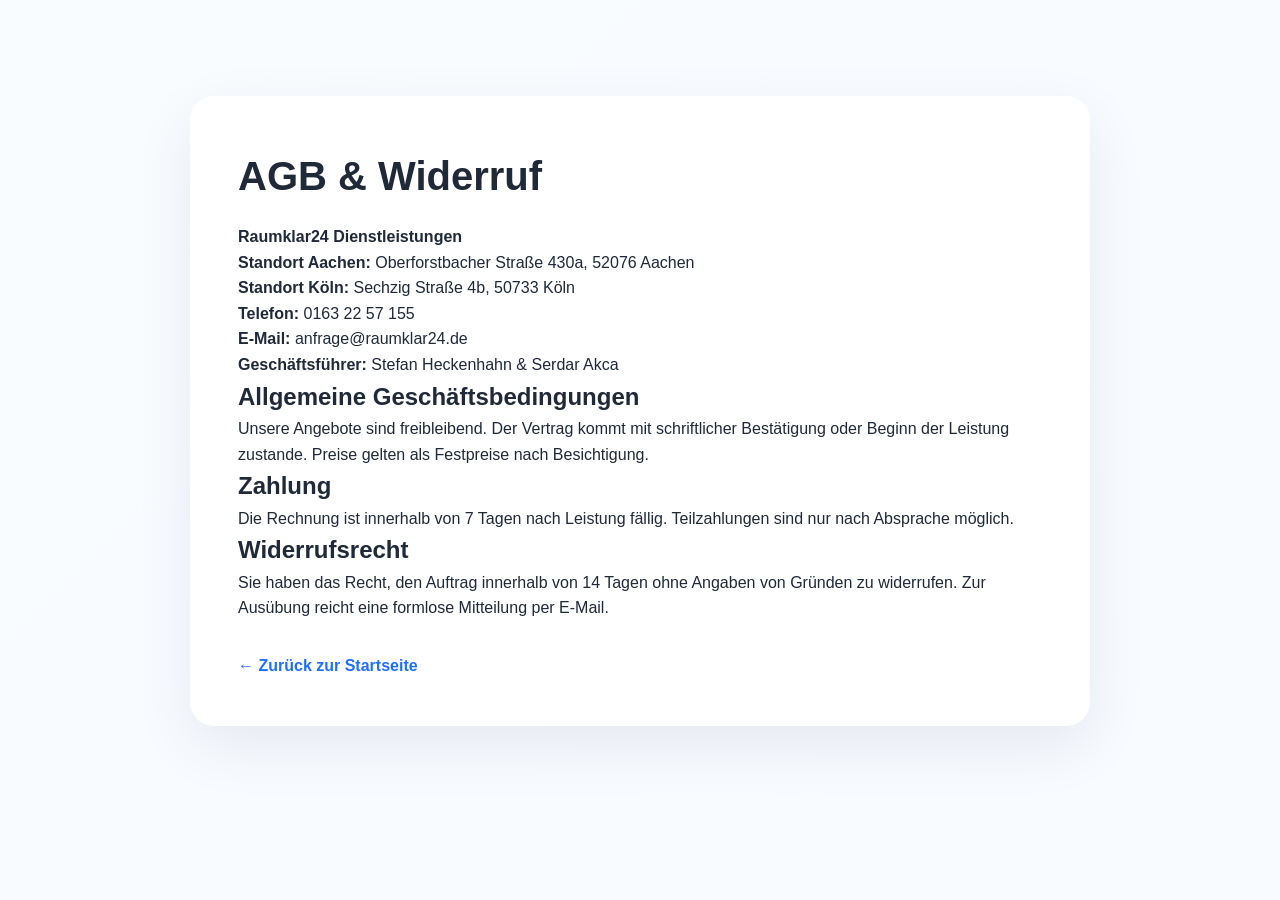
<file: agb.html>
<!DOCTYPE html>
<html lang="de">
<head>
    <meta charset="UTF-8">
    <meta name="viewport" content="width=device-width, initial-scale=1.0">
    <title>AGB & Widerruf | Raumklar</title>
    <link rel="stylesheet" href="styles.css">
    <link rel="icon" type="image/png" href="favicon-raumklar.png">
</head>
<body>
    <section class="legal-page">
        <div class="container">
            <h1>AGB & Widerruf</h1>
            <p><strong>Raumklar24 Dienstleistungen</strong></p>
            <p><strong>Standort Aachen:</strong> Oberforstbacher Straße 430a, 52076 Aachen<br><strong>Standort Köln:</strong> Sechzig Straße 4b, 50733 Köln</p>
            <p><strong>Telefon:</strong> 0163 22 57 155<br><strong>E-Mail:</strong> anfrage@raumklar24.de</p>
            <p><strong>Geschäftsführer:</strong> Stefan Heckenhahn &amp; Serdar Akca</p>
            <h2>Allgemeine Geschäftsbedingungen</h2>
            <p>Unsere Angebote sind freibleibend. Der Vertrag kommt mit schriftlicher Bestätigung oder Beginn der Leistung zustande. Preise gelten als Festpreise nach Besichtigung.</p>
            <h2>Zahlung</h2>
            <p>Die Rechnung ist innerhalb von 7 Tagen nach Leistung fällig. Teilzahlungen sind nur nach Absprache möglich.</p>
            <h2>Widerrufsrecht</h2>
            <p>Sie haben das Recht, den Auftrag innerhalb von 14 Tagen ohne Angaben von Gründen zu widerrufen. Zur Ausübung reicht eine formlose Mitteilung per E-Mail.</p>
            <a class="back-link" href="index.html">&larr; Zurück zur Startseite</a>
        </div>
    </section>
</body>
</html>
</file>
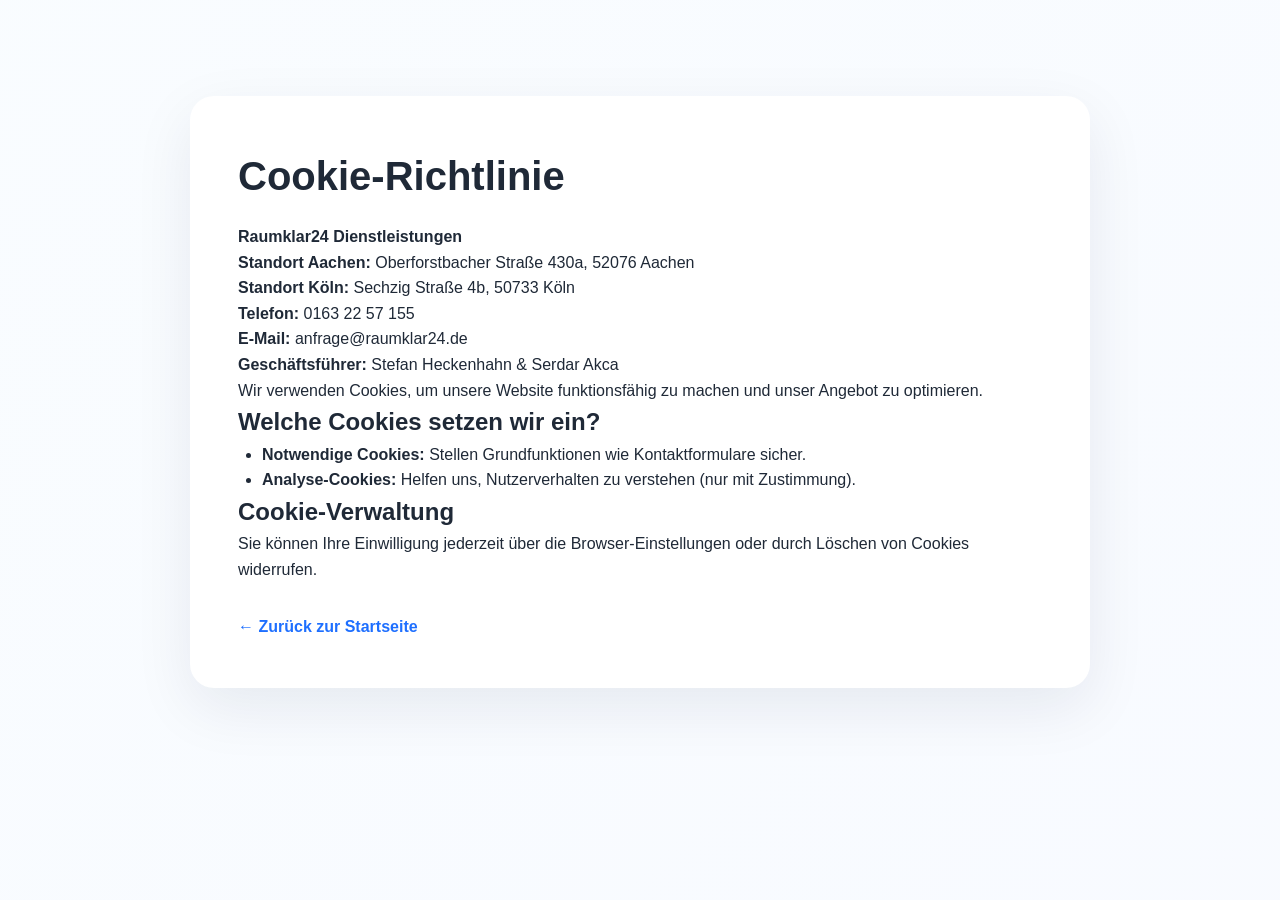
<file: cookies.html>
<!DOCTYPE html>
<html lang="de">
<head>
    <meta charset="UTF-8">
    <meta name="viewport" content="width=device-width, initial-scale=1.0">
    <title>Cookie-Richtlinie | Raumklar</title>
    <link rel="stylesheet" href="styles.css">
    <link rel="icon" type="image/png" href="favicon-raumklar.png">
</head>
<body>
    <section class="legal-page">
        <div class="container">
            <h1>Cookie-Richtlinie</h1>
            <p><strong>Raumklar24 Dienstleistungen</strong></p>
            <p><strong>Standort Aachen:</strong> Oberforstbacher Straße 430a, 52076 Aachen<br><strong>Standort Köln:</strong> Sechzig Straße 4b, 50733 Köln</p>
            <p><strong>Telefon:</strong> 0163 22 57 155<br><strong>E-Mail:</strong> anfrage@raumklar24.de</p>
            <p><strong>Geschäftsführer:</strong> Stefan Heckenhahn &amp; Serdar Akca</p>
            <p>Wir verwenden Cookies, um unsere Website funktionsfähig zu machen und unser Angebot zu optimieren.</p>
            <h2>Welche Cookies setzen wir ein?</h2>
            <ul>
                <li><strong>Notwendige Cookies:</strong> Stellen Grundfunktionen wie Kontaktformulare sicher.</li>
                <li><strong>Analyse-Cookies:</strong> Helfen uns, Nutzerverhalten zu verstehen (nur mit Zustimmung).</li>
            </ul>
            <h2>Cookie-Verwaltung</h2>
            <p>Sie können Ihre Einwilligung jederzeit über die Browser-Einstellungen oder durch Löschen von Cookies widerrufen.</p>
            <a class="back-link" href="index.html">&larr; Zurück zur Startseite</a>
        </div>
    </section>
</body>
</html>
</file>
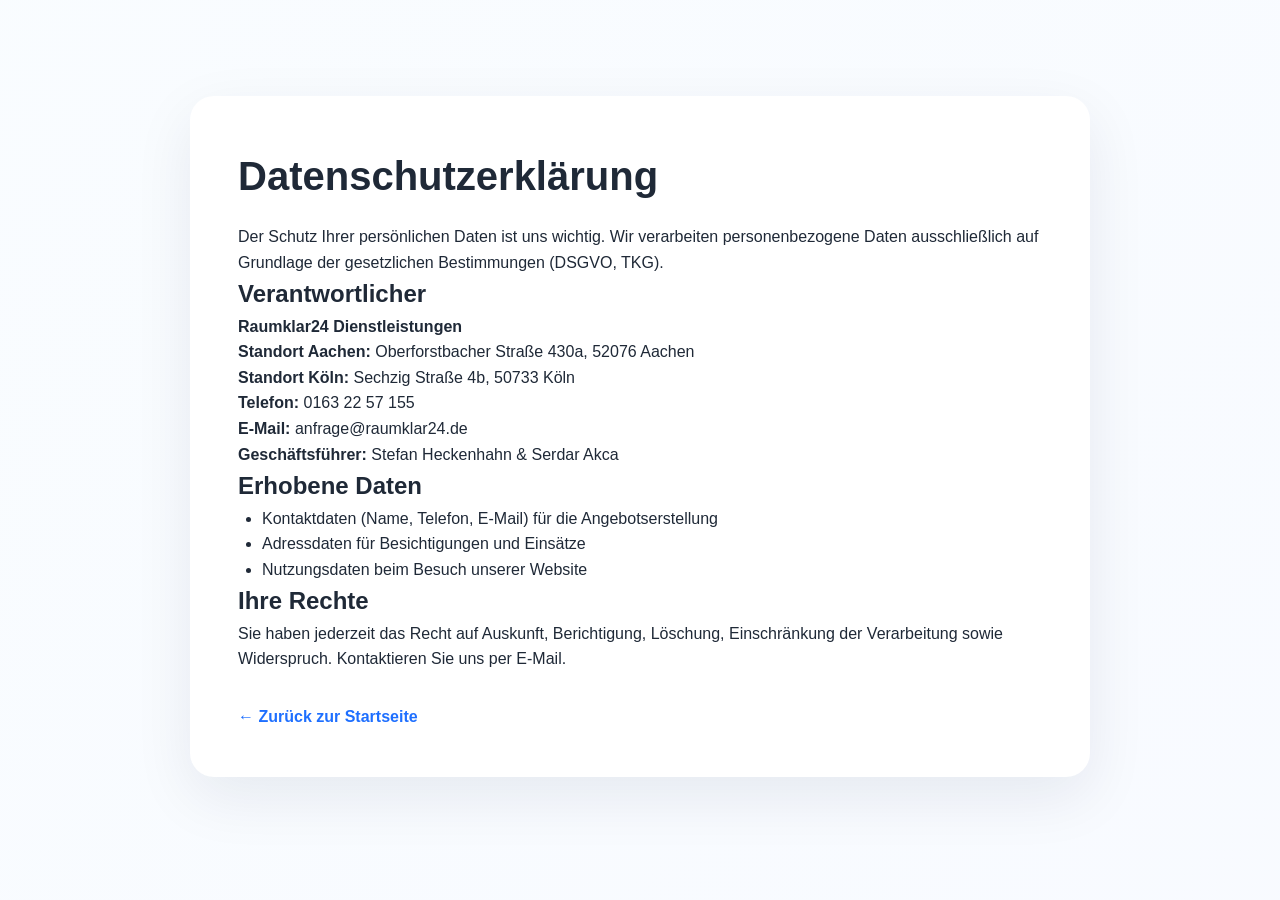
<file: datenschutz.html>
<!DOCTYPE html>
<html lang="de">
<head>
    <meta charset="UTF-8">
    <meta name="viewport" content="width=device-width, initial-scale=1.0">
    <title>Datenschutz | Raumklar</title>
    <link rel="stylesheet" href="styles.css">
    <link rel="icon" type="image/png" href="favicon-raumklar.png">
</head>
<body>
    <section class="legal-page">
        <div class="container">
            <h1>Datenschutzerklärung</h1>
            <p>Der Schutz Ihrer persönlichen Daten ist uns wichtig. Wir verarbeiten personenbezogene Daten ausschließlich auf Grundlage der gesetzlichen Bestimmungen (DSGVO, TKG).</p>
            <h2>Verantwortlicher</h2>
            <p><strong>Raumklar24 Dienstleistungen</strong></p>
            <p><strong>Standort Aachen:</strong> Oberforstbacher Straße 430a, 52076 Aachen<br><strong>Standort Köln:</strong> Sechzig Straße 4b, 50733 Köln</p>
            <p><strong>Telefon:</strong> 0163 22 57 155<br><strong>E-Mail:</strong> anfrage@raumklar24.de</p>
            <p><strong>Geschäftsführer:</strong> Stefan Heckenhahn &amp; Serdar Akca</p>
            <h2>Erhobene Daten</h2>
            <ul>
                <li>Kontaktdaten (Name, Telefon, E-Mail) für die Angebotserstellung</li>
                <li>Adressdaten für Besichtigungen und Einsätze</li>
                <li>Nutzungsdaten beim Besuch unserer Website</li>
            </ul>
            <h2>Ihre Rechte</h2>
            <p>Sie haben jederzeit das Recht auf Auskunft, Berichtigung, Löschung, Einschränkung der Verarbeitung sowie Widerspruch. Kontaktieren Sie uns per E-Mail.</p>
            <a class="back-link" href="index.html">&larr; Zurück zur Startseite</a>
        </div>
    </section>
</body>
</html>
</file>
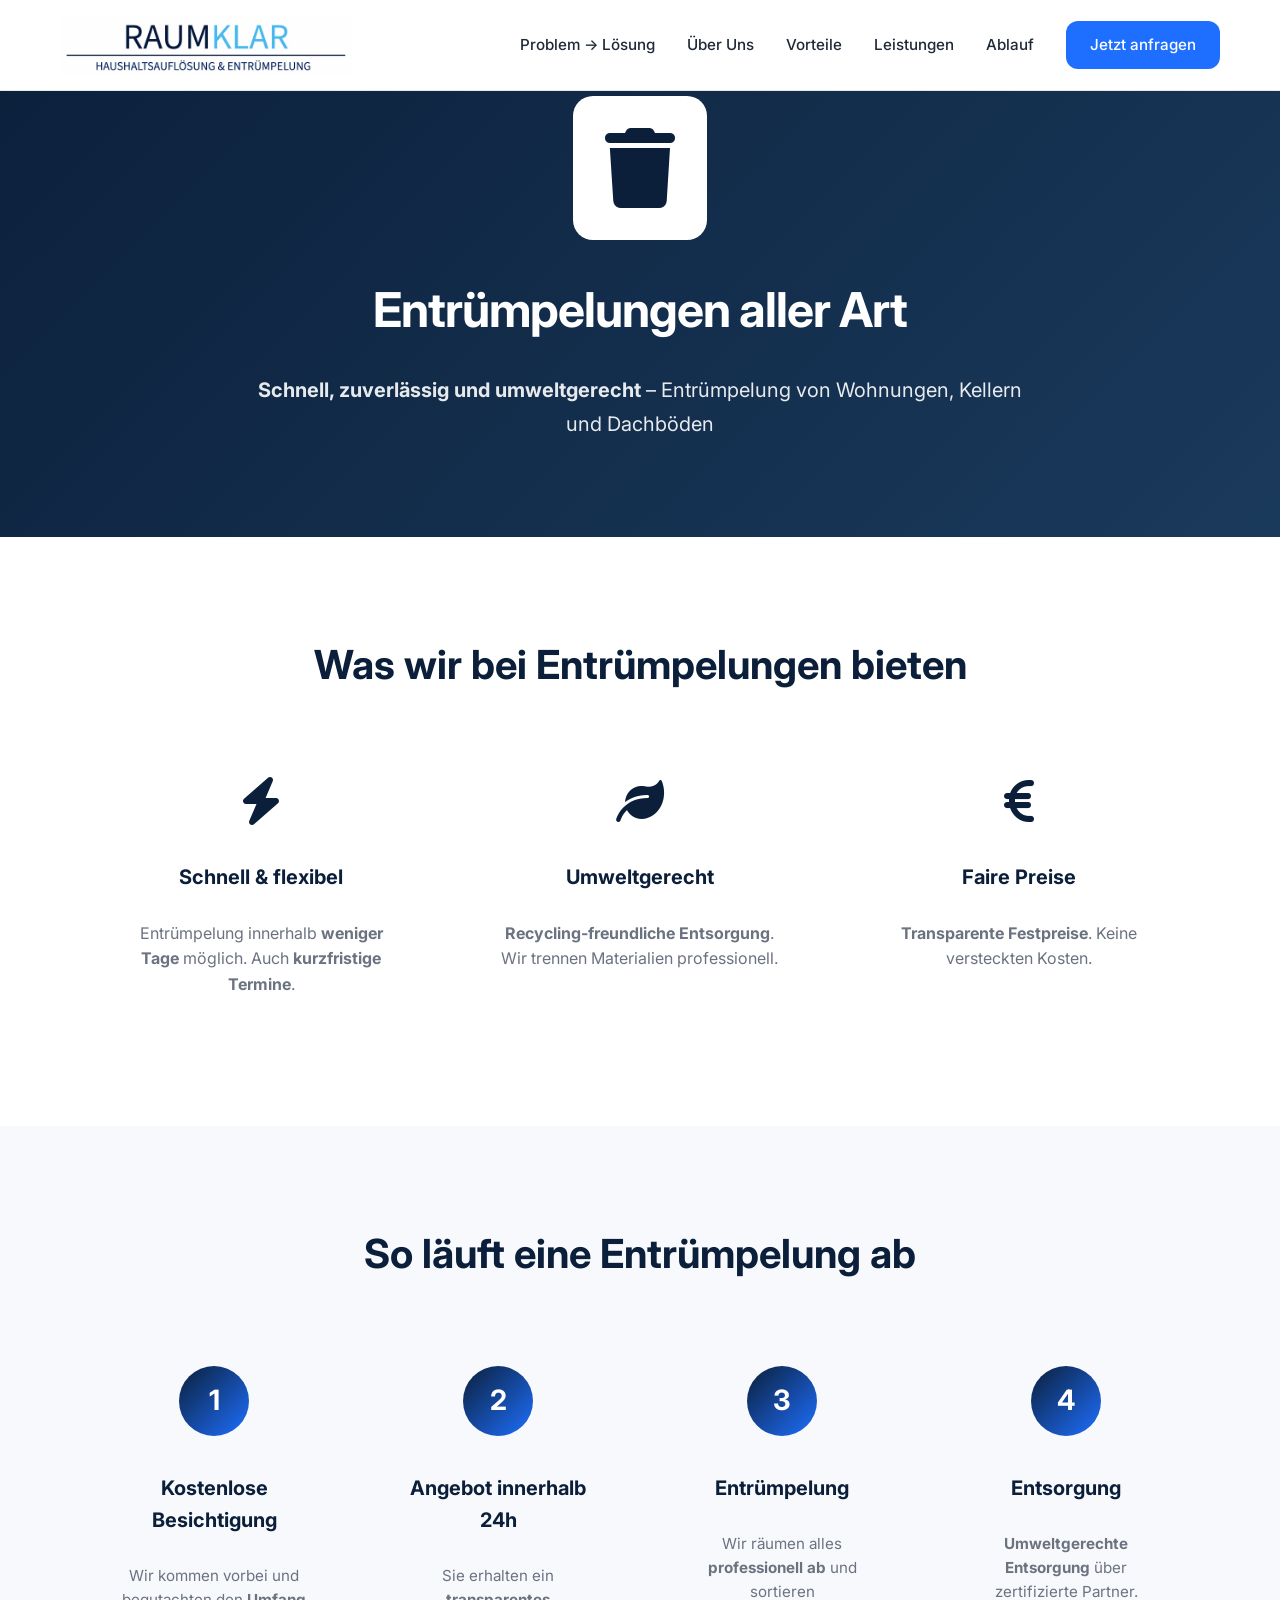
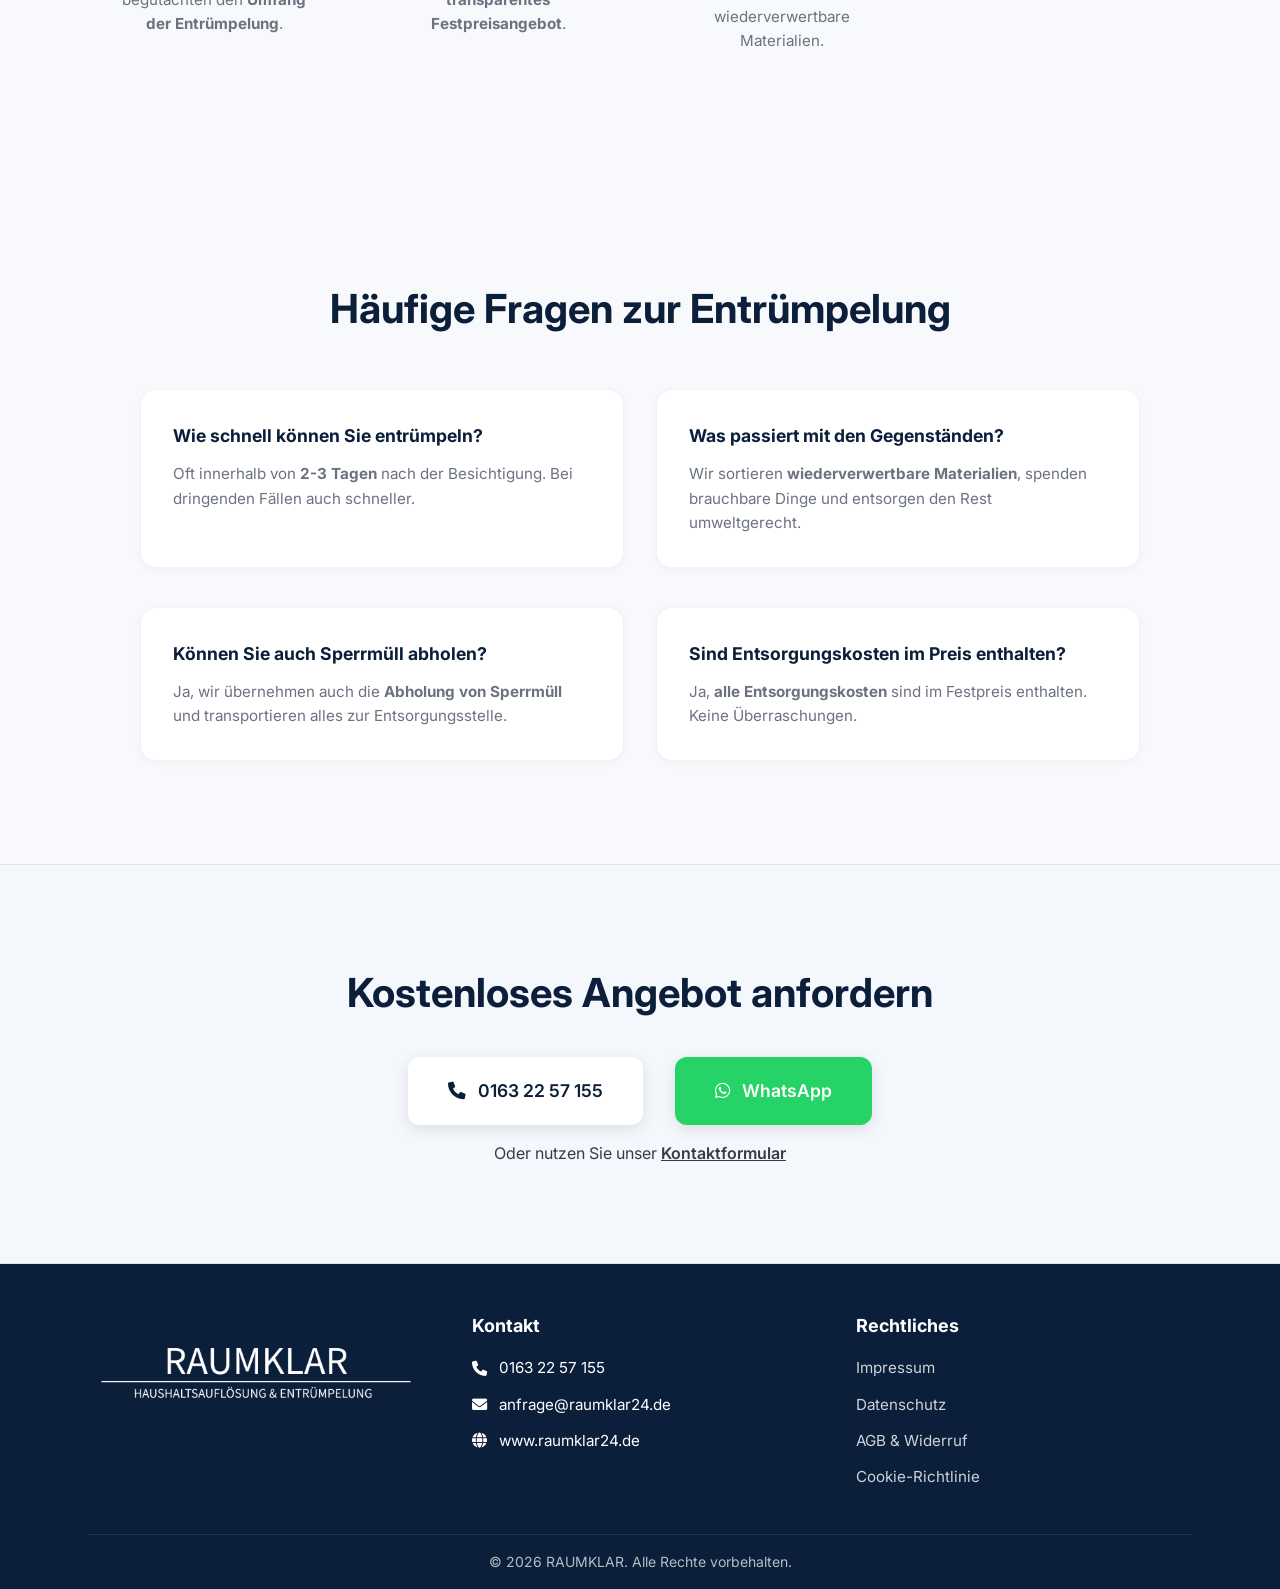
<file: entruempelung.html>
<!DOCTYPE html>
<html lang="de">
<head>
    <meta charset="UTF-8">
    <meta name="viewport" content="width=device-width, initial-scale=1.0">
    <title>Entrümpelungen - RAUMKLAR</title>
    <link rel="preconnect" href="https://fonts.googleapis.com">
    <link rel="preconnect" href="https://fonts.gstatic.com" crossorigin>
    <link href="https://fonts.googleapis.com/css2?family=Inter:wght@300;400;500;600;700;800&family=Poppins:wght@300;400;500;600;700;800&display=swap" rel="stylesheet">
    <link rel="stylesheet" href="https://cdnjs.cloudflare.com/ajax/libs/font-awesome/6.0.0/css/all.min.css">
    <link rel="stylesheet" href="styles.css">
    <link rel="icon" type="image/png" href="favicon-raumklar.png">
    <link rel="canonical" href="https://www.raumklar24.de/entruempelung">
    <meta name="description" content="Entrümpelung in Köln & Umgebung – schnelle Termine, recyclinggerechte Entsorgung und transparente Festpreise von Raumklar.">
    <meta name="keywords" content="Entrümpelung Köln, Keller entrümpeln Köln, Dachboden räumen Köln, Entsorgung Köln">
    <meta property="og:type" content="article">
    <meta property="og:title" content="Entrümpelung Köln – Raumklar Dienstleistungen">
    <meta property="og:description" content="Schnelle und professionelle Entrümpelung für Wohnungen, Keller und Dachböden in Köln. Kostenlose Besichtigung.">
    <meta property="og:url" content="https://www.raumklar24.de/entruempelung">
    <meta property="og:image" content="https://www.raumklar24.de/assets/raumklar-preview.jpg">
    <script type="application/ld+json">
    {
      "@context": "https://schema.org",
      "@type": "Service",
      "serviceType": "Entrümpelung in Köln",
      "provider": {
        "@type": "LocalBusiness",
        "name": "Raumklar Dienstleistungen GmbH"
      },
      "areaServed": {
        "@type": "GeoCircle",
        "geoMidpoint": {
          "@type": "GeoCoordinates",
          "latitude": 50.9375,
          "longitude": 6.9603
        },
        "geoRadius": 50000
      },
      "hasOfferCatalog": {
        "@type": "OfferCatalog",
        "name": "Entrümpelungsleistungen",
        "itemListElement": [
          {
            "@type": "Offer",
            "itemOffered": "Wohnungsentrümpelung"
          },
          {
            "@type": "Offer",
            "itemOffered": "Keller- und Dachbodenräumung"
          }
        ]
      },
      "offers": {
        "@type": "Offer",
        "priceCurrency": "EUR",
        "availability": "https://schema.org/InStock",
        "url": "https://www.raumklar24.de/entruempelung"
      }
    }
    </script>
</head>
<body>
    <!-- Navigation -->
    <nav class="navbar">
        <div class="container">
            <a href="index.html" class="logo">
                <img src="RaumKlarLogo.png" alt="Raumklar Logo">
            </a>
            <button class="mobile-toggle" aria-label="Menü öffnen" aria-expanded="false">
                <i class="fas fa-bars"></i>
            </button>
            <div class="nav-links">
                <a href="index.html#problem-solution">Problem → Lösung</a>
                <a href="index.html#ueber-uns">Über Uns</a>
                <a href="index.html#vorteile">Vorteile</a>
                <a href="index.html#leistungen">Leistungen</a>
                <a href="index.html#ablauf">Ablauf</a>
                <a href="index.html#kontakt" class="cta-nav">Jetzt anfragen</a>
            </div>
        </div>
    </nav>

    <!-- Hero Section -->
    <section class="service-hero" style="background: linear-gradient(135deg, #0B1F3A 0%, #1a3a5c 100%);">
        <div class="container">
            <div class="service-hero-content">
                <i class="fas fa-trash" style="font-size: 5rem; color: #0B1F3A; margin-bottom: 2rem; background: white; padding: 2rem; border-radius: 20px;"></i>
                <h1><strong>Entrümpelungen aller Art</strong></h1>
                <p><strong>Schnell, zuverlässig und umweltgerecht</strong> – Entrümpelung von Wohnungen, Kellern und Dachböden</p>
            </div>
        </div>
    </section>

    <!-- Service Info -->
    <section class="service-info">
        <div class="container">
            <h2><strong>Was wir bei Entrümpelungen bieten</strong></h2>
            <div class="service-details-grid">
                <div class="service-detail-item">
                    <i class="fas fa-bolt" style="color: #0B1F3A;"></i>
                    <h3><strong>Schnell & flexibel</strong></h3>
                    <p>Entrümpelung innerhalb <strong>weniger Tage</strong> möglich. Auch <strong>kurzfristige Termine</strong>.</p>
                </div>
                <div class="service-detail-item">
                    <i class="fas fa-leaf" style="color: #0B1F3A;"></i>
                    <h3><strong>Umweltgerecht</strong></h3>
                    <p><strong>Recycling-freundliche Entsorgung</strong>. Wir trennen Materialien professionell.</p>
                </div>
                <div class="service-detail-item">
                    <i class="fas fa-euro-sign" style="color: #0B1F3A;"></i>
                    <h3><strong>Faire Preise</strong></h3>
                    <p><strong>Transparente Festpreise</strong>. Keine versteckten Kosten.</p>
                </div>
            </div>
        </div>
    </section>

    <!-- Process Section -->
    <section class="service-process">
        <div class="container">
            <h2><strong>So läuft eine Entrümpelung ab</strong></h2>
            <div class="process-steps">
                <div class="process-step">
                    <div class="step-number" style="background: linear-gradient(135deg, #0B1F3A, #1E6FFF);">1</div>
                    <h3><strong>Kostenlose Besichtigung</strong></h3>
                    <p>Wir kommen vorbei und begutachten den <strong>Umfang der Entrümpelung</strong>.</p>
                </div>
                <div class="process-step">
                    <div class="step-number" style="background: linear-gradient(135deg, #0B1F3A, #1E6FFF);">2</div>
                    <h3><strong>Angebot innerhalb 24h</strong></h3>
                    <p>Sie erhalten ein <strong>transparentes Festpreisangebot</strong>.</p>
                </div>
                <div class="process-step">
                    <div class="step-number" style="background: linear-gradient(135deg, #0B1F3A, #1E6FFF);">3</div>
                    <h3><strong>Entrümpelung</strong></h3>
                    <p>Wir räumen alles <strong>professionell ab</strong> und sortieren wiederverwertbare Materialien.</p>
                </div>
                <div class="process-step">
                    <div class="step-number" style="background: linear-gradient(135deg, #0B1F3A, #1E6FFF);">4</div>
                    <h3><strong>Entsorgung</strong></h3>
                    <p><strong>Umweltgerechte Entsorgung</strong> über zertifizierte Partner.</p>
                </div>
            </div>
        </div>
    </section>


    <!-- FAQ Section -->
    <section class="service-faq">
        <div class="container">
            <h2><strong>Häufige Fragen zur Entrümpelung</strong></h2>
            <div class="faq-grid">
                <div class="faq-item">
                    <h3><strong>Wie schnell können Sie entrümpeln?</strong></h3>
                    <p>Oft innerhalb von <strong>2-3 Tagen</strong> nach der Besichtigung. Bei dringenden Fällen auch schneller.</p>
                </div>
                <div class="faq-item">
                    <h3><strong>Was passiert mit den Gegenständen?</strong></h3>
                    <p>Wir sortieren <strong>wiederverwertbare Materialien</strong>, spenden brauchbare Dinge und entsorgen den Rest umweltgerecht.</p>
                </div>
                <div class="faq-item">
                    <h3><strong>Können Sie auch Sperrmüll abholen?</strong></h3>
                    <p>Ja, wir übernehmen auch die <strong>Abholung von Sperrmüll</strong> und transportieren alles zur Entsorgungsstelle.</p>
                </div>
                <div class="faq-item">
                    <h3><strong>Sind Entsorgungskosten im Preis enthalten?</strong></h3>
                    <p>Ja, <strong>alle Entsorgungskosten</strong> sind im Festpreis enthalten. Keine Überraschungen.</p>
                </div>
            </div>
        </div>
    </section>

    <!-- Contact CTA -->
    <section class="contact-cta light">
        <div class="container">
            <h2><strong>Kostenloses Angebot anfordern</strong></h2>
            <div class="contact-options">
                <a href="tel:01632257155" class="contact-btn">
                    <i class="fas fa-phone"></i>
                    0163 22 57 155
                </a>
                <a href="https://wa.me/491632257155" class="contact-btn whatsapp">
                    <i class="fab fa-whatsapp"></i>
                    WhatsApp
                </a>
            </div>
            <p style="margin-top: 1rem;">Oder nutzen Sie unser <a href="index.html#kontakt">Kontaktformular</a></p>
        </div>
    </section>

    <!-- Footer -->
    <footer class="footer">
        <div class="container">
            <div class="footer-content">
                <div class="footer-section">
                    <img src="logo raumklar transparent-1.png" alt="Raumklar Logo" class="footer-logo">
                </div>
                <div class="footer-section">
                    <h4><strong>Kontakt</strong></h4>
                    <p><i class="fas fa-phone"></i> 0163 22 57 155</p>
                    <p><i class="fas fa-envelope"></i> anfrage@raumklar24.de</p>
                    <p><i class="fas fa-globe"></i> www.raumklar24.de</p>
                </div>
                <div class="footer-section legal-links">
                    <h4><strong>Rechtliches</strong></h4>
                    <p><a href="impressum.html">Impressum</a></p>
                    <p><a href="datenschutz.html">Datenschutz</a></p>
                    <p><a href="agb.html">AGB & Widerruf</a></p>
                    <p><a href="cookies.html">Cookie-Richtlinie</a></p>
                </div>
            </div>
            <div class="footer-bottom">
                <p>&copy; 2026 RAUMKLAR. Alle Rechte vorbehalten.</p>
            </div>
        </div>
    </footer>
    <script src="script.js"></script>
</body>
</html>
</file>
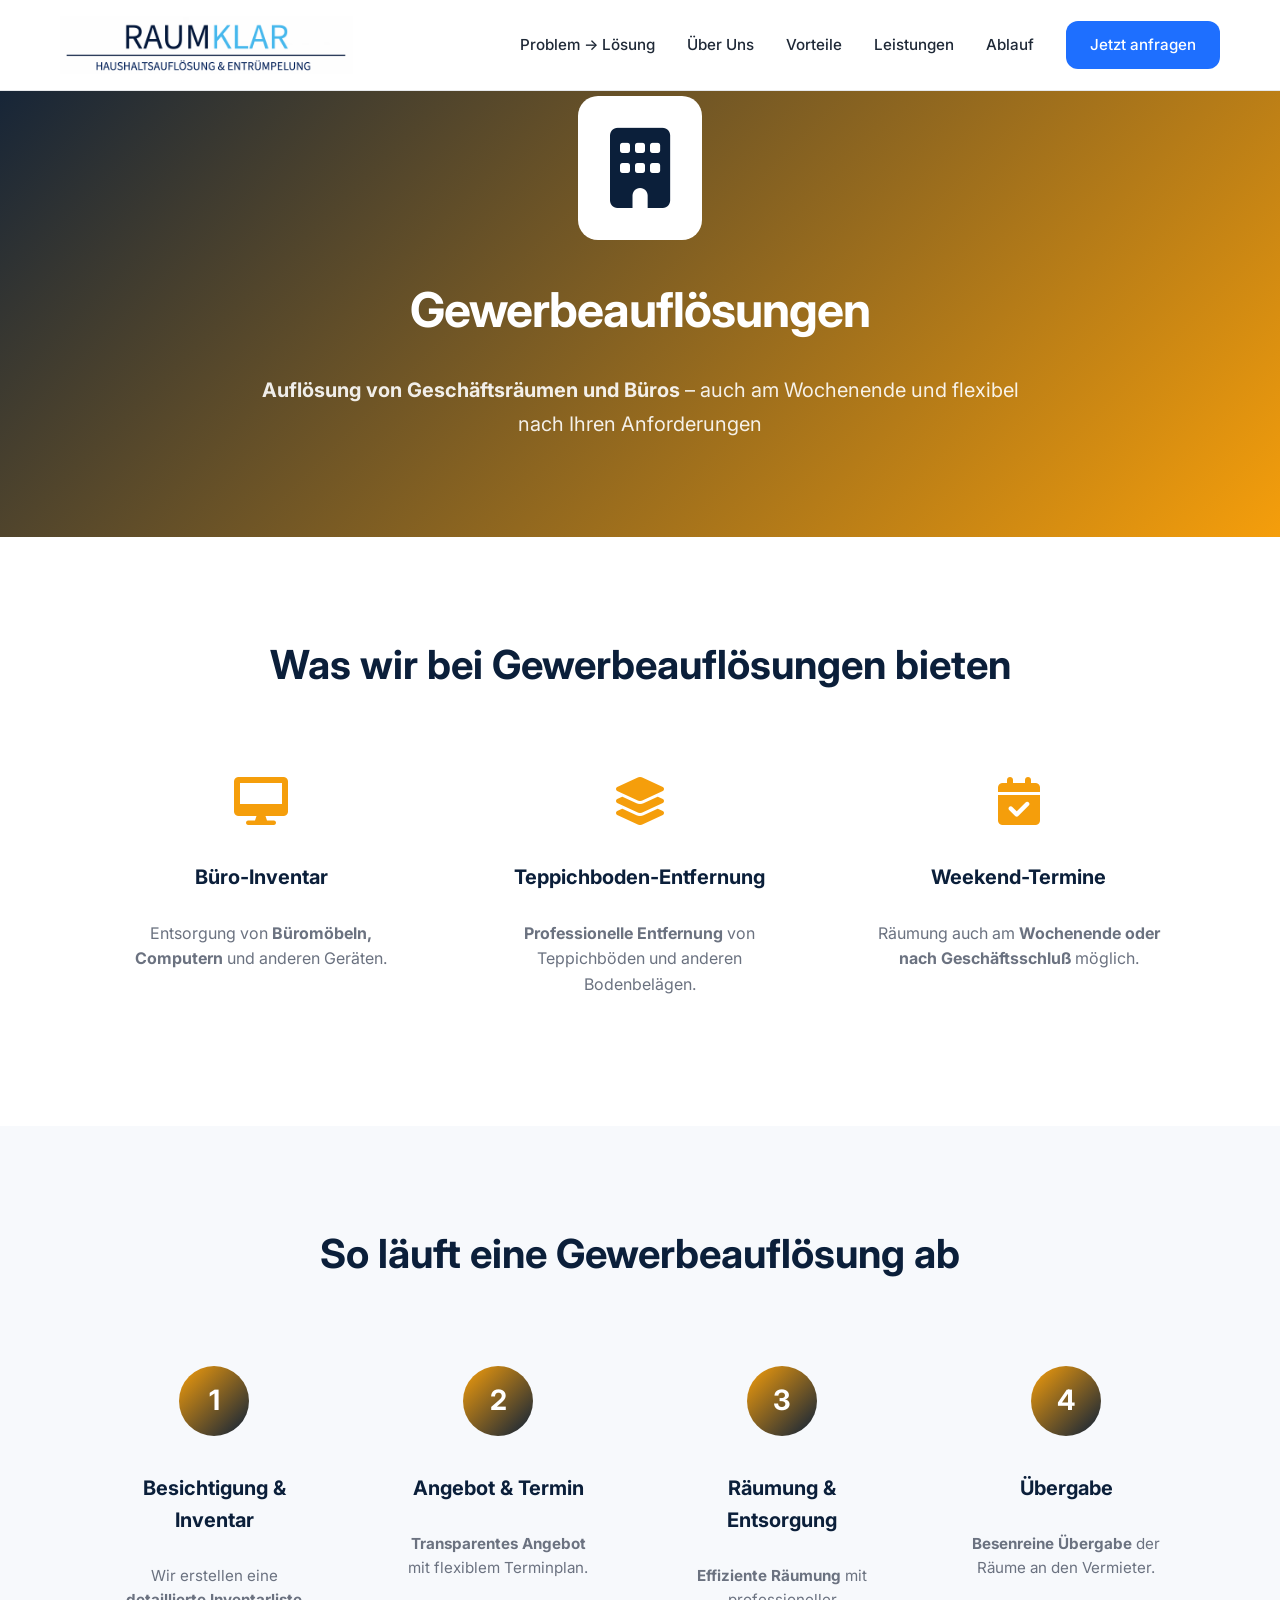
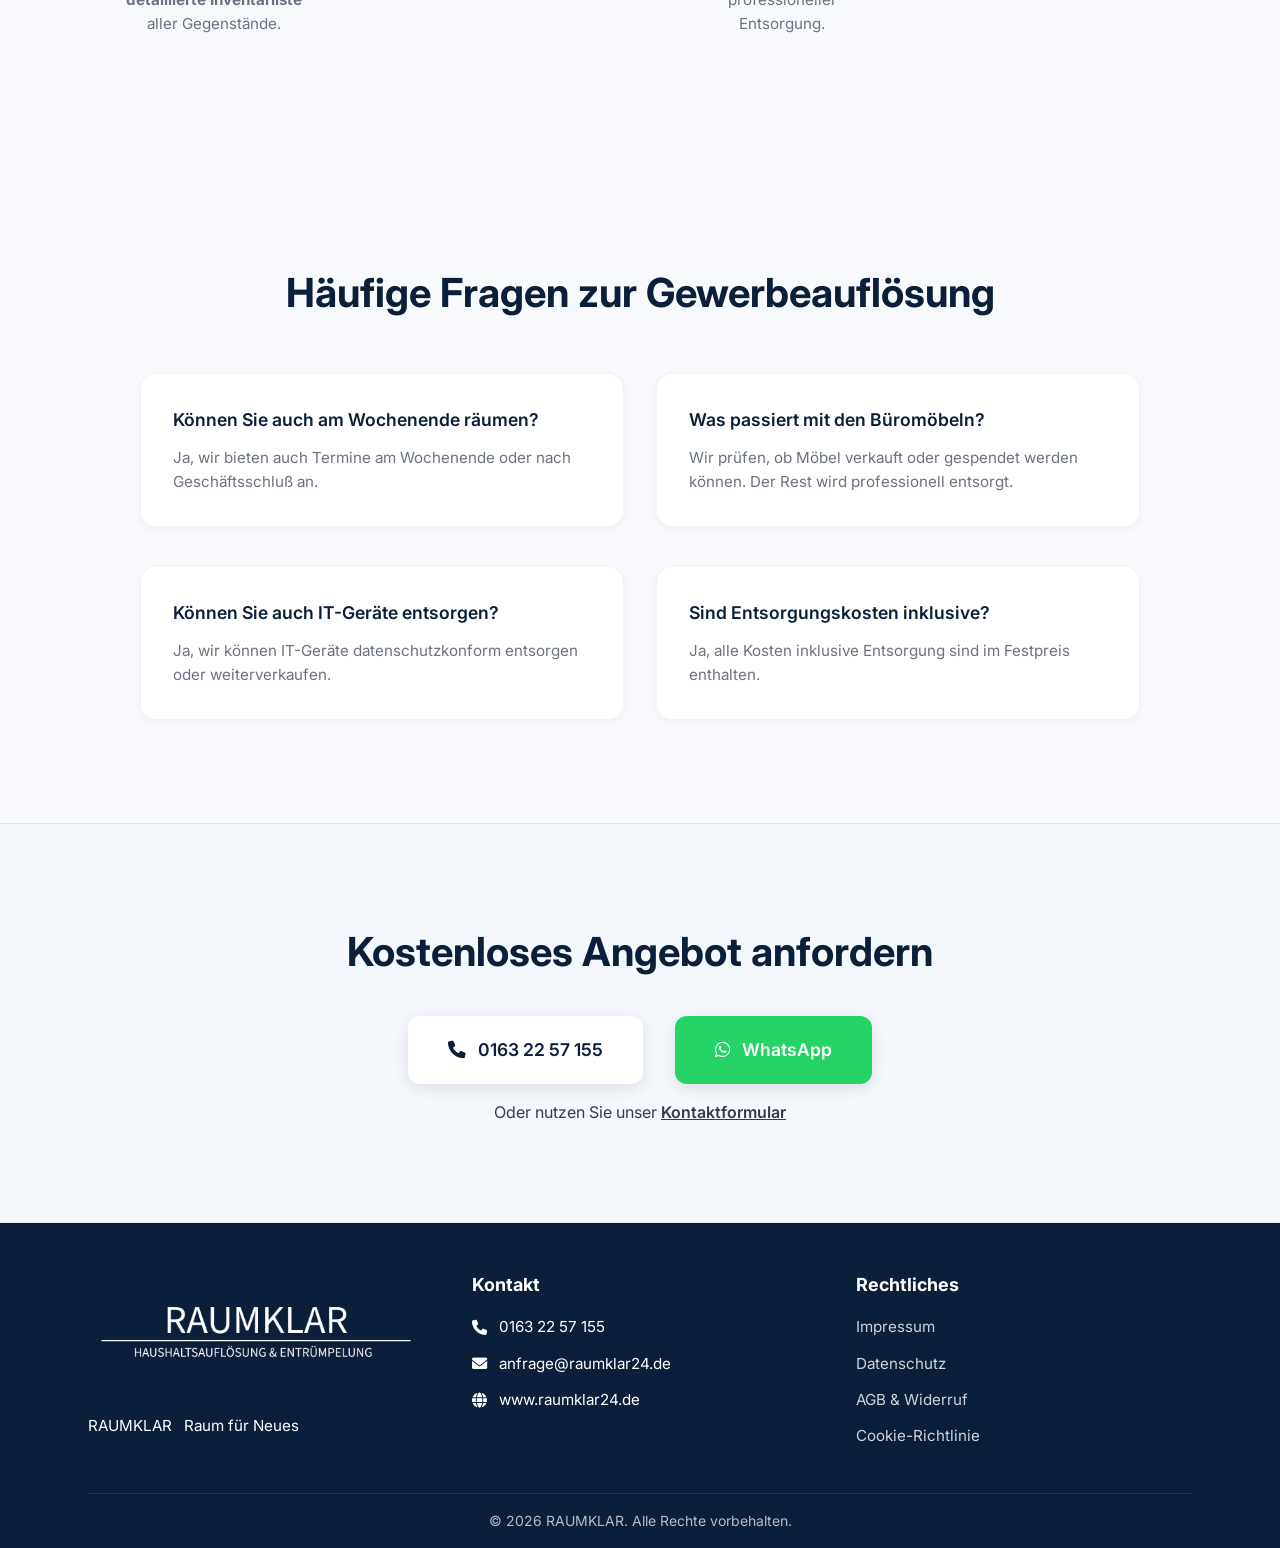
<file: gewerbeaufloesung.html>
<!DOCTYPE html>
<html lang="de">
<head>
    <meta charset="UTF-8">
    <meta name="viewport" content="width=device-width, initial-scale=1.0">
    <title>Gewerbeauflösungen - RAUMKLAR</title>
    <link rel="preconnect" href="https://fonts.googleapis.com">
    <link rel="preconnect" href="https://fonts.gstatic.com" crossorigin>
    <link href="https://fonts.googleapis.com/css2?family=Inter:wght@300;400;500;600;700;800&family=Poppins:wght@300;400;500;600;700;800&display=swap" rel="stylesheet">
    <link rel="stylesheet" href="https://cdnjs.cloudflare.com/ajax/libs/font-awesome/6.0.0/css/all.min.css">
    <link rel="stylesheet" href="styles.css">
    <link rel="icon" type="image/png" href="favicon-raumklar.png">
    <link rel="canonical" href="https://www.raumklar24.de/gewerbeaufloesung">
    <meta name="description" content="Gewerbeauflösung in Köln – Raumklar räumt Büros, Lager und Geschäfte inklusive Inventar-Entsorgung und Wochenend-Terminen.">
    <meta name="keywords" content="Gewerbeauflösung Köln, Büroauflösung Köln, Geschäftsauflösung Köln, Firmenauflösung Köln">
    <meta property="og:type" content="article">
    <meta property="og:title" content="Gewerbeauflösung Köln – Raumklar Dienstleistungen">
    <meta property="og:description" content="Flexible Auflösung von Büros & Gewerbeflächen in Köln inklusive Teppichboden-Entfernung und Weekend-Optionen.">
    <meta property="og:url" content="https://www.raumklar24.de/gewerbeaufloesung">
    <meta property="og:image" content="https://www.raumklar24.de/assets/raumklar-preview.jpg">
    <script type="application/ld+json">
    {
      "@context": "https://schema.org",
      "@type": "Service",
      "serviceType": "Gewerbeauflösung in Köln",
      "provider": {
        "@type": "LocalBusiness",
        "name": "Raumklar Dienstleistungen GmbH"
      },
      "areaServed": {
        "@type": "GeoCircle",
        "geoMidpoint": {
          "@type": "GeoCoordinates",
          "latitude": 50.9375,
          "longitude": 6.9603
        },
        "geoRadius": 50000
      },
      "offers": {
        "@type": "Offer",
        "priceCurrency": "EUR",
        "availability": "https://schema.org/InStock",
        "url": "https://www.raumklar24.de/gewerbeaufloesung"
      }
    }
    </script>
</head>
<body>
    <!-- Navigation -->
    <nav class="navbar">
        <div class="container">
            <a href="index.html" class="logo">
                <img src="RaumKlarLogo.png" alt="Raumklar Logo">
            </a>
            <button class="mobile-toggle" aria-label="Menü öffnen" aria-expanded="false">
                <i class="fas fa-bars"></i>
            </button>
            <div class="nav-links">
                <a href="index.html#problem-solution">Problem → Lösung</a>
                <a href="index.html#ueber-uns">Über Uns</a>
                <a href="index.html#vorteile">Vorteile</a>
                <a href="index.html#leistungen">Leistungen</a>
                <a href="index.html#ablauf">Ablauf</a>
                <a href="index.html#kontakt" class="cta-nav">Jetzt anfragen</a>
            </div>
        </div>
    </nav>

    <!-- Hero Section -->
    <section class="service-hero" style="background: linear-gradient(135deg, #0B1F3A 0%, #F59E0B 100%);">
        <div class="container">
            <div class="service-hero-content">
                <i class="fas fa-building" style="font-size: 5rem; color: #0B1F3A; margin-bottom: 2rem; background: white; padding: 2rem; border-radius: 20px;"></i>
                <h1><strong>Gewerbeauflösungen</strong></h1>
                <p><strong>Auflösung von Geschäftsräumen und Büros</strong> – auch am Wochenende und flexibel nach Ihren Anforderungen</p>
            </div>
        </div>
    </section>

    <!-- Service Info -->
    <section class="service-info">
        <div class="container">
            <h2><strong>Was wir bei Gewerbeauflösungen bieten</strong></h2>
            <div class="service-details-grid">
                <div class="service-detail-item">
                    <i class="fas fa-desktop" style="color: #F59E0B;"></i>
                    <h3><strong>Büro-Inventar</strong></h3>
                    <p>Entsorgung von <strong>Büromöbeln, Computern</strong> und anderen Geräten.</p>
                </div>
                <div class="service-detail-item">
                    <i class="fas fa-layer-group" style="color: #F59E0B;"></i>
                    <h3><strong>Teppichboden-Entfernung</strong></h3>
                    <p><strong>Professionelle Entfernung</strong> von Teppichböden und anderen Bodenbelägen.</p>
                </div>
                <div class="service-detail-item">
                    <i class="fas fa-calendar-check" style="color: #F59E0B;"></i>
                    <h3><strong>Weekend-Termine</strong></h3>
                    <p>Räumung auch am <strong>Wochenende oder nach Geschäftsschluß</strong> möglich.</p>
                </div>
            </div>
        </div>
    </section>

    <!-- Process Section -->
    <section class="service-process">
        <div class="container">
            <h2><strong>So läuft eine Gewerbeauflösung ab</strong></h2>
            <div class="process-steps">
                <div class="process-step">
                    <div class="step-number" style="background: linear-gradient(135deg, #F59E0B, #0B1F3A);">1</div>
                    <h3><strong>Besichtigung & Inventar</strong></h3>
                    <p>Wir erstellen eine <strong>detaillierte Inventarliste</strong> aller Gegenstände.</p>
                </div>
                <div class="process-step">
                    <div class="step-number" style="background: linear-gradient(135deg, #F59E0B, #0B1F3A);">2</div>
                    <h3><strong>Angebot & Termin</strong></h3>
                    <p><strong>Transparentes Angebot</strong> mit flexiblem Terminplan.</p>
                </div>
                <div class="process-step">
                    <div class="step-number" style="background: linear-gradient(135deg, #F59E0B, #0B1F3A);">3</div>
                    <h3><strong>Räumung & Entsorgung</strong></h3>
                    <p><strong>Effiziente Räumung</strong> mit professioneller Entsorgung.</p>
                </div>
                <div class="process-step">
                    <div class="step-number" style="background: linear-gradient(135deg, #F59E0B, #0B1F3A);">4</div>
                    <h3><strong>Übergabe</strong></h3>
                    <p><strong>Besenreine Übergabe</strong> der Räume an den Vermieter.</p>
                </div>
            </div>
        </div>
    </section>


    <!-- FAQ Section -->
    <section class="service-faq">
        <div class="container">
            <h2><strong>Häufige Fragen zur Gewerbeauflösung</strong></h2>
            <div class="faq-grid">
                <div class="faq-item">
                    <h3>Können Sie auch am Wochenende räumen?</h3>
                    <p>Ja, wir bieten auch Termine am Wochenende oder nach Geschäftsschluß an.</p>
                </div>
                <div class="faq-item">
                    <h3>Was passiert mit den Büromöbeln?</h3>
                    <p>Wir prüfen, ob Möbel verkauft oder gespendet werden können. Der Rest wird professionell entsorgt.</p>
                </div>
                <div class="faq-item">
                    <h3>Können Sie auch IT-Geräte entsorgen?</h3>
                    <p>Ja, wir können IT-Geräte datenschutzkonform entsorgen oder weiterverkaufen.</p>
                </div>
                <div class="faq-item">
                    <h3>Sind Entsorgungskosten inklusive?</h3>
                    <p>Ja, alle Kosten inklusive Entsorgung sind im Festpreis enthalten.</p>
                </div>
            </div>
        </div>
    </section>

    <!-- Contact CTA -->
    <section class="contact-cta light">
        <div class="container">
            <h2><strong>Kostenloses Angebot anfordern</strong></h2>
            <div class="contact-options">
                <a href="tel:01632257155" class="contact-btn">
                    <i class="fas fa-phone"></i>
                    0163 22 57 155
                </a>
                <a href="https://wa.me/491632257155" class="contact-btn whatsapp">
                    <i class="fab fa-whatsapp"></i>
                    WhatsApp
                </a>
            </div>
            <p style="margin-top: 1rem;">Oder nutzen Sie unser <a href="index.html#kontakt">Kontaktformular</a></p>
        </div>
    </section>

    <!-- Footer -->
    <footer class="footer">
        <div class="container">
            <div class="footer-content">
                <div class="footer-section">
                    <img src="logo raumklar transparent-1.png" alt="Raumklar Logo" class="footer-logo">
                    <p class="footer-tagline">RAUMKLAR<br><span>Raum für Neues</span></p>
                </div>
                <div class="footer-section">
                    <h4><strong>Kontakt</strong></h4>
                    <p><i class="fas fa-phone"></i> 0163 22 57 155</p>
                    <p><i class="fas fa-envelope"></i> anfrage@raumklar24.de</p>
                    <p><i class="fas fa-globe"></i> www.raumklar24.de</p>
                </div>
                <div class="footer-section legal-links">
                    <h4><strong>Rechtliches</strong></h4>
                    <p><a href="impressum.html">Impressum</a></p>
                    <p><a href="datenschutz.html">Datenschutz</a></p>
                    <p><a href="agb.html">AGB & Widerruf</a></p>
                    <p><a href="cookies.html">Cookie-Richtlinie</a></p>
                </div>
            </div>
            <div class="footer-bottom">
                <p>&copy; 2026 RAUMKLAR. Alle Rechte vorbehalten.</p>
            </div>
        </div>
    </footer>
    <script src="script.js"></script>
</body>
</html>
</file>
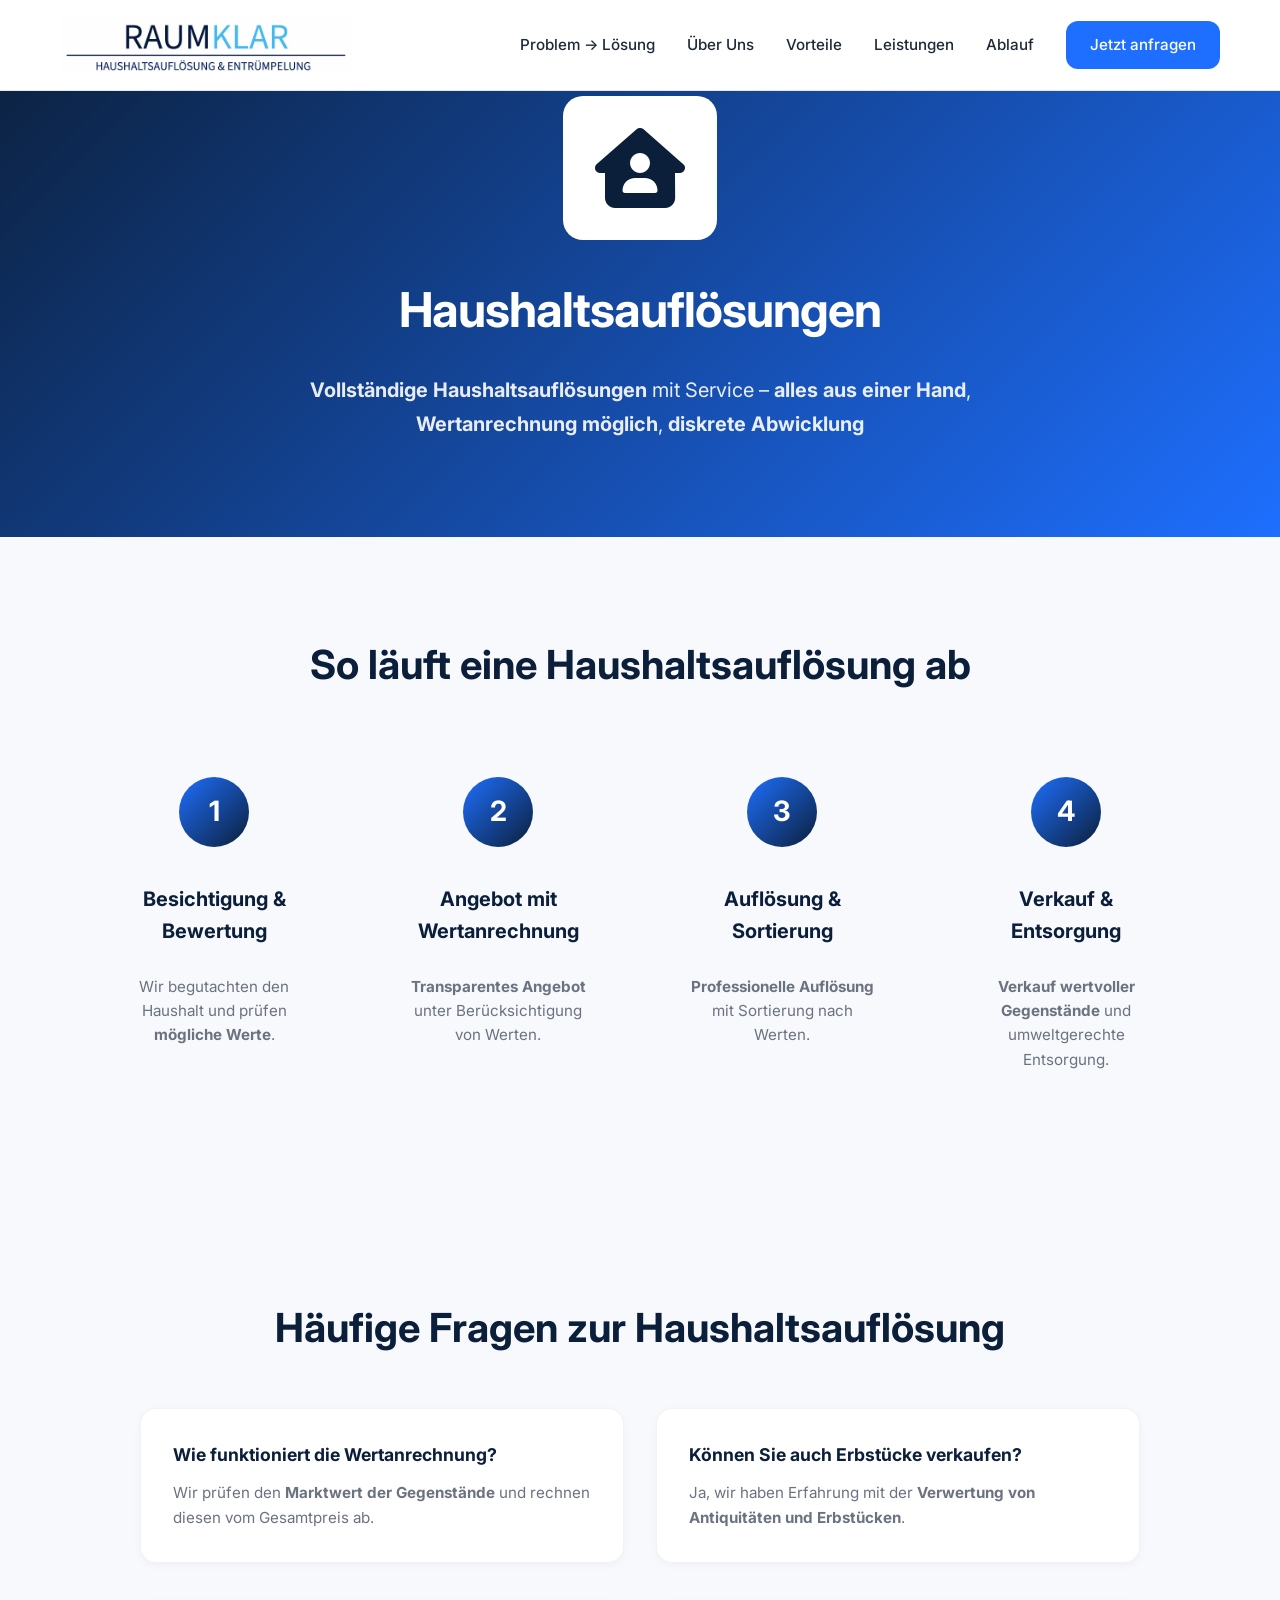
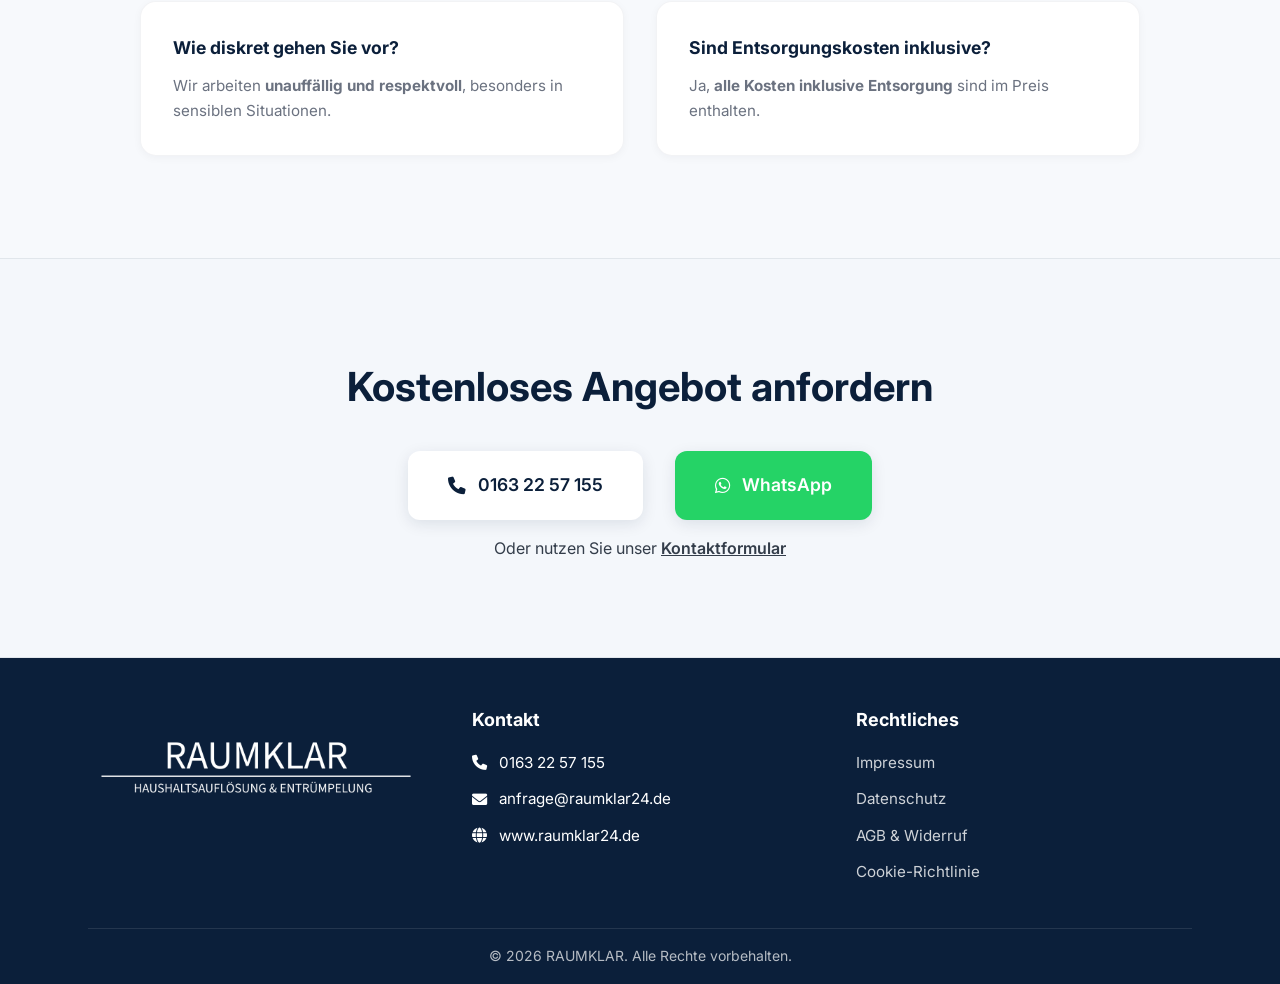
<file: haushaltsaufloesung.html>
<!DOCTYPE html>
<html lang="de">
<head>
    <meta charset="UTF-8">
    <meta name="viewport" content="width=device-width, initial-scale=1.0">
    <title>Haushaltsauflösungen - RAUMKLAR</title>
    <link rel="preconnect" href="https://fonts.googleapis.com">
    <link rel="preconnect" href="https://fonts.gstatic.com" crossorigin>
    <link href="https://fonts.googleapis.com/css2?family=Inter:wght@300;400;500;600;700;800&family=Poppins:wght@300;400;500;600;700;800&display=swap" rel="stylesheet">
    <link rel="stylesheet" href="https://cdnjs.cloudflare.com/ajax/libs/font-awesome/6.0.0/css/all.min.css">
    <link rel="stylesheet" href="styles.css">
    <link rel="icon" type="image/png" href="favicon-raumklar.png">
    <link rel="canonical" href="https://www.raumklar24.de/haushaltsaufloesung">
    <meta name="description" content="Haushaltsauflösung in Köln: Raumklar übernimmt komplette Haushaltsauflösungen inkl. Wertanrechnung, Entsorgung und diskreter Abwicklung.">
    <meta name="keywords" content="Haushaltsauflösung Köln, Nachlassauflösung Köln, Wohnung auflösen Köln, Haushaltsauflösung Rhein-Erft">
    <meta property="og:type" content="article">
    <meta property="og:title" content="Haushaltsauflösung Köln – Raumklar Dienstleistungen">
    <meta property="og:description" content="Alles aus einer Hand: Besichtigung, Wertanrechnung und besenreine Übergabe für Haushalte in Köln & Umgebung.">
    <meta property="og:url" content="https://www.raumklar24.de/haushaltsaufloesung">
    <meta property="og:image" content="https://www.raumklar24.de/assets/raumklar-preview.jpg">
    <script type="application/ld+json">
    {
      "@context": "https://schema.org",
      "@type": "Service",
      "serviceType": "Haushaltsauflösung in Köln",
      "provider": {
        "@type": "LocalBusiness",
        "name": "Raumklar Dienstleistungen GmbH",
        "areaServed": {
          "@type": "City",
          "name": "Köln"
        }
      },
      "areaServed": {
        "@type": "GeoCircle",
        "geoMidpoint": {
          "@type": "GeoCoordinates",
          "latitude": 50.9375,
          "longitude": 6.9603
        },
        "geoRadius": 50000
      },
      "offers": {
        "@type": "Offer",
        "priceSpecification": {
          "@type": "UnitPriceSpecification",
          "priceCurrency": "EUR"
        },
        "availability": "https://schema.org/InStock",
        "url": "https://www.raumklar24.de/haushaltsaufloesung"
      }
    }
    </script>
</head>
<body>
    <!-- Navigation -->
    <nav class="navbar">
        <div class="container">
            <a href="index.html" class="logo">
                <img src="RaumKlarLogo.png" alt="Raumklar Logo">
            </a>
            <button class="mobile-toggle" aria-label="Menü öffnen" aria-expanded="false">
                <i class="fas fa-bars"></i>
            </button>
            <div class="nav-links">
                <a href="index.html#problem-solution">Problem → Lösung</a>
                <a href="index.html#ueber-uns">Über Uns</a>
                <a href="index.html#vorteile">Vorteile</a>
                <a href="index.html#leistungen">Leistungen</a>
                <a href="index.html#ablauf">Ablauf</a>
                <a href="index.html#kontakt" class="cta-nav">Jetzt anfragen</a>
            </div>
        </div>
    </nav>

    <!-- Hero Section -->
    <section class="service-hero" style="background: linear-gradient(135deg, #0B1F3A 0%, #1E6FFF 100%);">
        <div class="container">
            <div class="service-hero-content">
                <i class="fas fa-house-user" style="font-size: 5rem; color: #0B1F3A; margin-bottom: 2rem; background: white; padding: 2rem; border-radius: 20px;"></i>
                <h1><strong>Haushaltsauflösungen</strong></h1>
                <p><strong>Vollständige Haushaltsauflösungen</strong> mit Service – <strong>alles aus einer Hand</strong>, <strong>Wertanrechnung möglich</strong>, <strong>diskrete Abwicklung</strong></p>
            </div>
        </div>
    </section>

    <!-- Process Section -->
    <section class="service-process">
        <div class="container">
            <h2><strong>So läuft eine Haushaltsauflösung ab</strong></h2>
            <div class="process-steps">
                <div class="process-step">
                    <div class="step-number" style="background: linear-gradient(135deg, #1E6FFF, #0B1F3A);">1</div>
                    <h3><strong>Besichtigung & Bewertung</strong></h3>
                    <p>Wir begutachten den Haushalt und prüfen <strong>mögliche Werte</strong>.</p>
                </div>
                <div class="process-step">
                    <div class="step-number" style="background: linear-gradient(135deg, #1E6FFF, #0B1F3A);">2</div>
                    <h3><strong>Angebot mit Wertanrechnung</strong></h3>
                    <p><strong>Transparentes Angebot</strong> unter Berücksichtigung von Werten.</p>
                </div>
                <div class="process-step">
                    <div class="step-number" style="background: linear-gradient(135deg, #1E6FFF, #0B1F3A);">3</div>
                    <h3><strong>Auflösung & Sortierung</strong></h3>
                    <p><strong>Professionelle Auflösung</strong> mit Sortierung nach Werten.</p>
                </div>
                <div class="process-step">
                    <div class="step-number" style="background: linear-gradient(135deg, #1E6FFF, #0B1F3A);">4</div>
                    <h3><strong>Verkauf & Entsorgung</strong></h3>
                    <p><strong>Verkauf wertvoller Gegenstände</strong> und umweltgerechte Entsorgung.</p>
                </div>
            </div>
        </div>
    </section>

    <!-- FAQ Section -->
    <section class="service-faq">
        <div class="container">
            <h2><strong>Häufige Fragen zur Haushaltsauflösung</strong></h2>
            <div class="faq-grid">
                <div class="faq-item">
                    <h3><strong>Wie funktioniert die Wertanrechnung?</strong></h3>
                    <p>Wir prüfen den <strong>Marktwert der Gegenstände</strong> und rechnen diesen vom Gesamtpreis ab.</p>
                </div>
                <div class="faq-item">
                    <h3><strong>Können Sie auch Erbstücke verkaufen?</strong></h3>
                    <p>Ja, wir haben Erfahrung mit der <strong>Verwertung von Antiquitäten und Erbstücken</strong>.</p>
                </div>
                <div class="faq-item">
                    <h3><strong>Wie diskret gehen Sie vor?</strong></h3>
                    <p>Wir arbeiten <strong>unauffällig und respektvoll</strong>, besonders in sensiblen Situationen.</p>
                </div>
                <div class="faq-item">
                    <h3><strong>Sind Entsorgungskosten inklusive?</strong></h3>
                    <p>Ja, <strong>alle Kosten inklusive Entsorgung</strong> sind im Preis enthalten.</p>
                </div>
            </div>
        </div>
    </section>

    <!-- Contact CTA -->
    <section class="contact-cta light">
        <div class="container">
            <h2><strong>Kostenloses Angebot anfordern</strong></h2>
            <div class="contact-options">
                <a href="tel:01632257155" class="contact-btn">
                    <i class="fas fa-phone"></i>
                    0163 22 57 155
                </a>
                <a href="https://wa.me/491632257155" class="contact-btn whatsapp">
                    <i class="fab fa-whatsapp"></i>
                    WhatsApp
                </a>
            </div>
            <p style="margin-top: 1rem;">Oder nutzen Sie unser <a href="index.html#kontakt">Kontaktformular</a></p>
        </div>
    </section>

    <!-- Footer -->
    <footer class="footer">
        <div class="container">
            <div class="footer-content">
                <div class="footer-section">
                    <img src="logo raumklar transparent-1.png" alt="Raumklar Logo" class="footer-logo">
                </div>
                <div class="footer-section">
                    <h4><strong>Kontakt</strong></h4>
                    <p><i class="fas fa-phone"></i> 0163 22 57 155</p>
                    <p><i class="fas fa-envelope"></i> anfrage@raumklar24.de</p>
                    <p><i class="fas fa-globe"></i> www.raumklar24.de</p>
                </div>
                <div class="footer-section legal-links">
                    <h4><strong>Rechtliches</strong></h4>
                    <p><a href="impressum.html">Impressum</a></p>
                    <p><a href="datenschutz.html">Datenschutz</a></p>
                    <p><a href="agb.html">AGB & Widerruf</a></p>
                    <p><a href="cookies.html">Cookie-Richtlinie</a></p>
                </div>
            </div>
            <div class="footer-bottom">
                <p>&copy; 2026 RAUMKLAR. Alle Rechte vorbehalten.</p>
            </div>
        </div>
    </footer>
    <script src="script.js"></script>
</body>
</html>
</file>
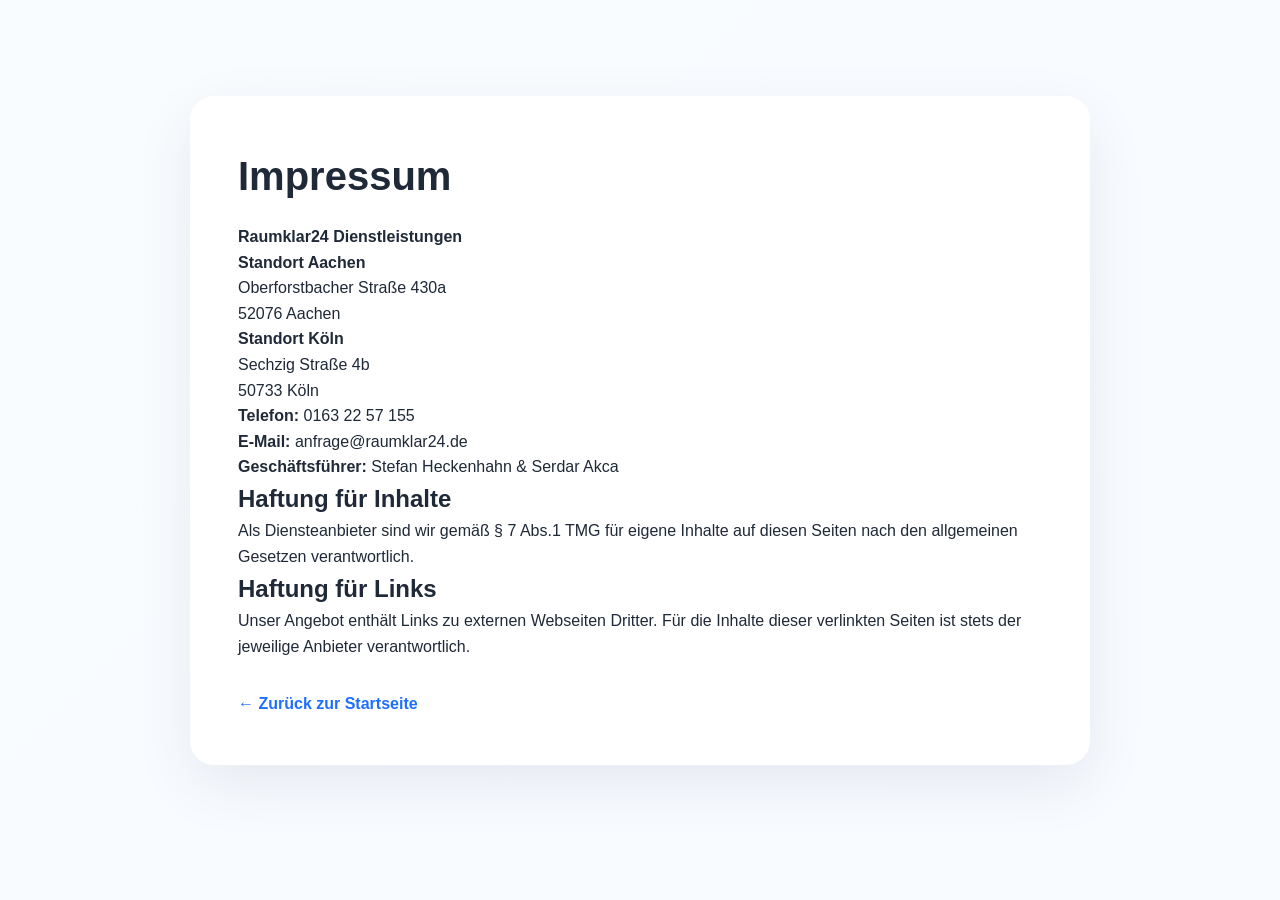
<file: impressum.html>
<!DOCTYPE html>
<html lang="de">
<head>
    <meta charset="UTF-8">
    <meta name="viewport" content="width=device-width, initial-scale=1.0">
    <title>Impressum | Raumklar</title>
    <link rel="stylesheet" href="styles.css">
    <link rel="icon" type="image/png" href="favicon-raumklar.png">
</head>
<body>
    <section class="legal-page">
        <div class="container">
            <h1>Impressum</h1>
            <p><strong>Raumklar24 Dienstleistungen</strong></p>
            <p><strong>Standort Aachen</strong><br>Oberforstbacher Straße 430a<br>52076 Aachen</p>
            <p><strong>Standort Köln</strong><br>Sechzig Straße 4b<br>50733 Köln</p>
            <p><strong>Telefon:</strong> 0163 22 57 155<br><strong>E-Mail:</strong> anfrage@raumklar24.de</p>
            <p><strong>Geschäftsführer:</strong> Stefan Heckenhahn &amp; Serdar Akca</p>
            <h2>Haftung für Inhalte</h2>
            <p>Als Diensteanbieter sind wir gemäß § 7 Abs.1 TMG für eigene Inhalte auf diesen Seiten nach den allgemeinen Gesetzen verantwortlich.</p>
            <h2>Haftung für Links</h2>
            <p>Unser Angebot enthält Links zu externen Webseiten Dritter. Für die Inhalte dieser verlinkten Seiten ist stets der jeweilige Anbieter verantwortlich.</p>
            <a class="back-link" href="index.html">&larr; Zurück zur Startseite</a>
        </div>
    </section>
    <script src="script.js"></script>
</body>
</html>
</file>
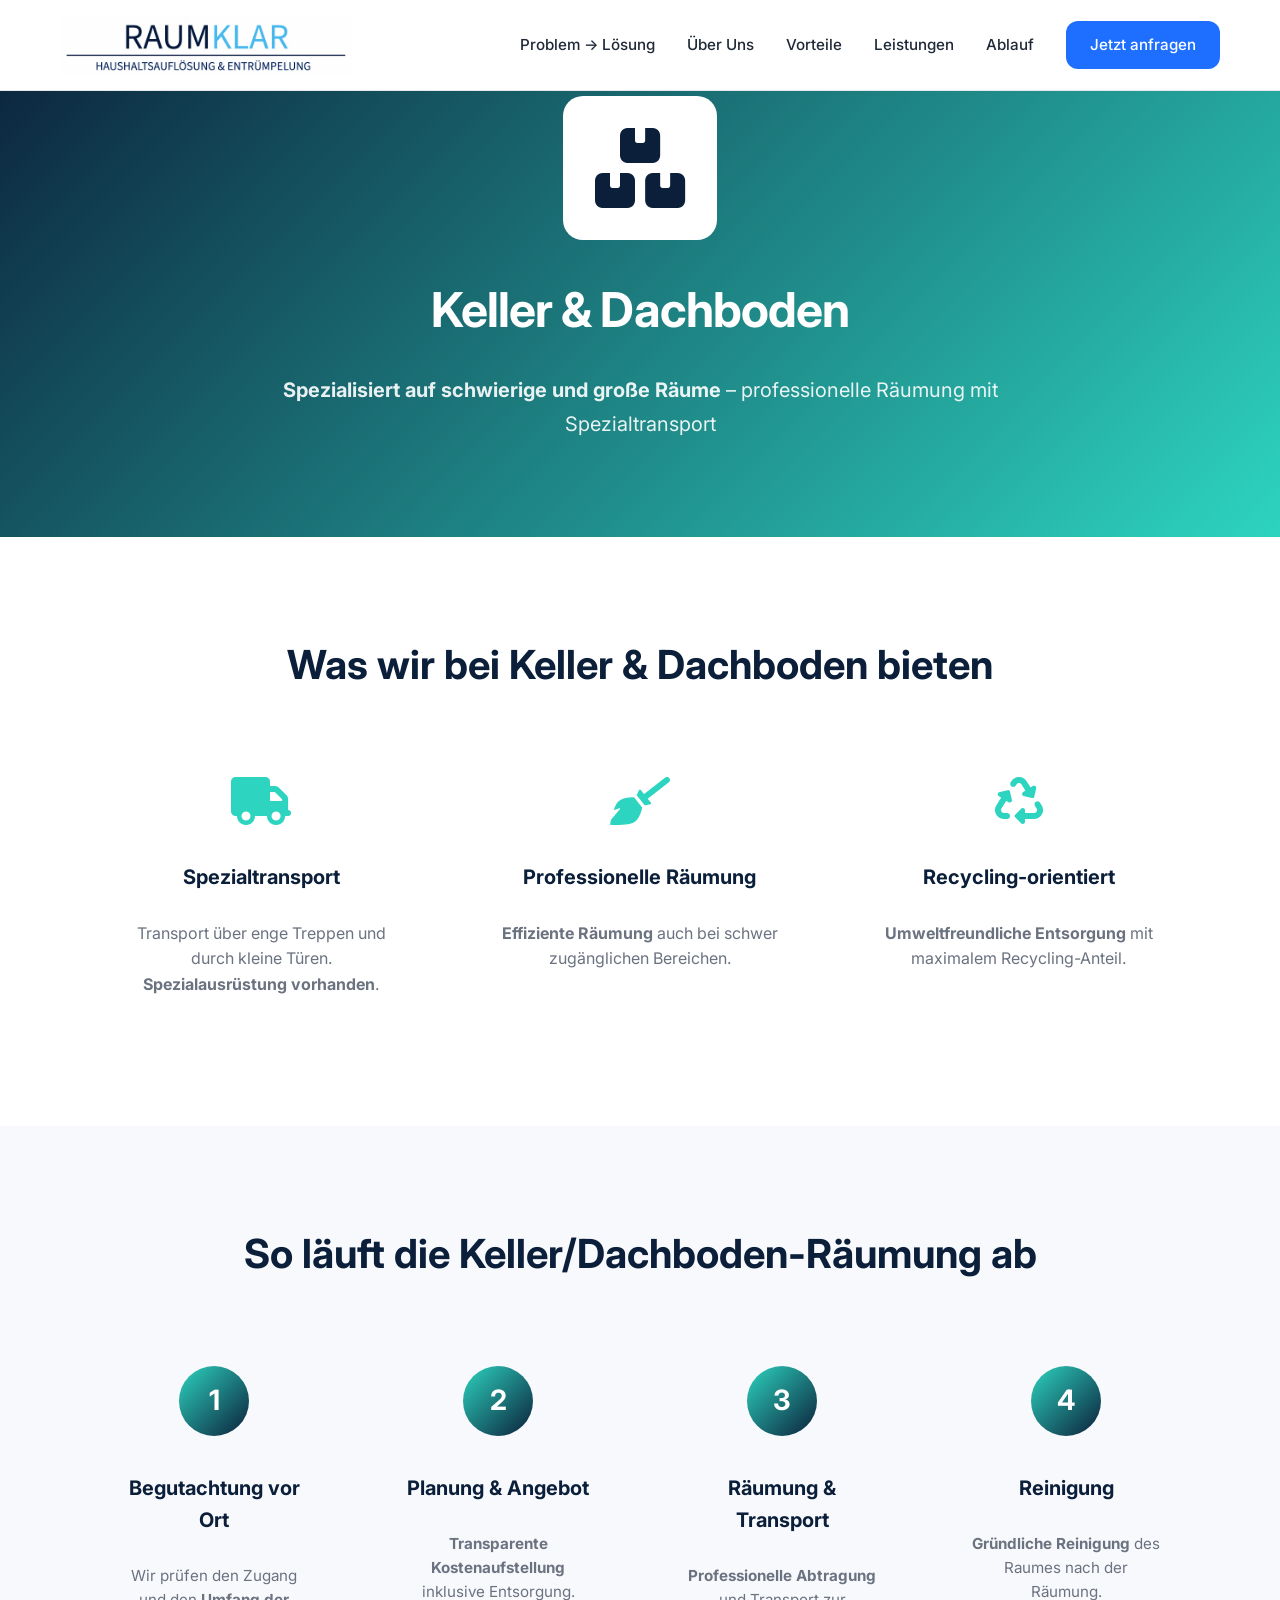
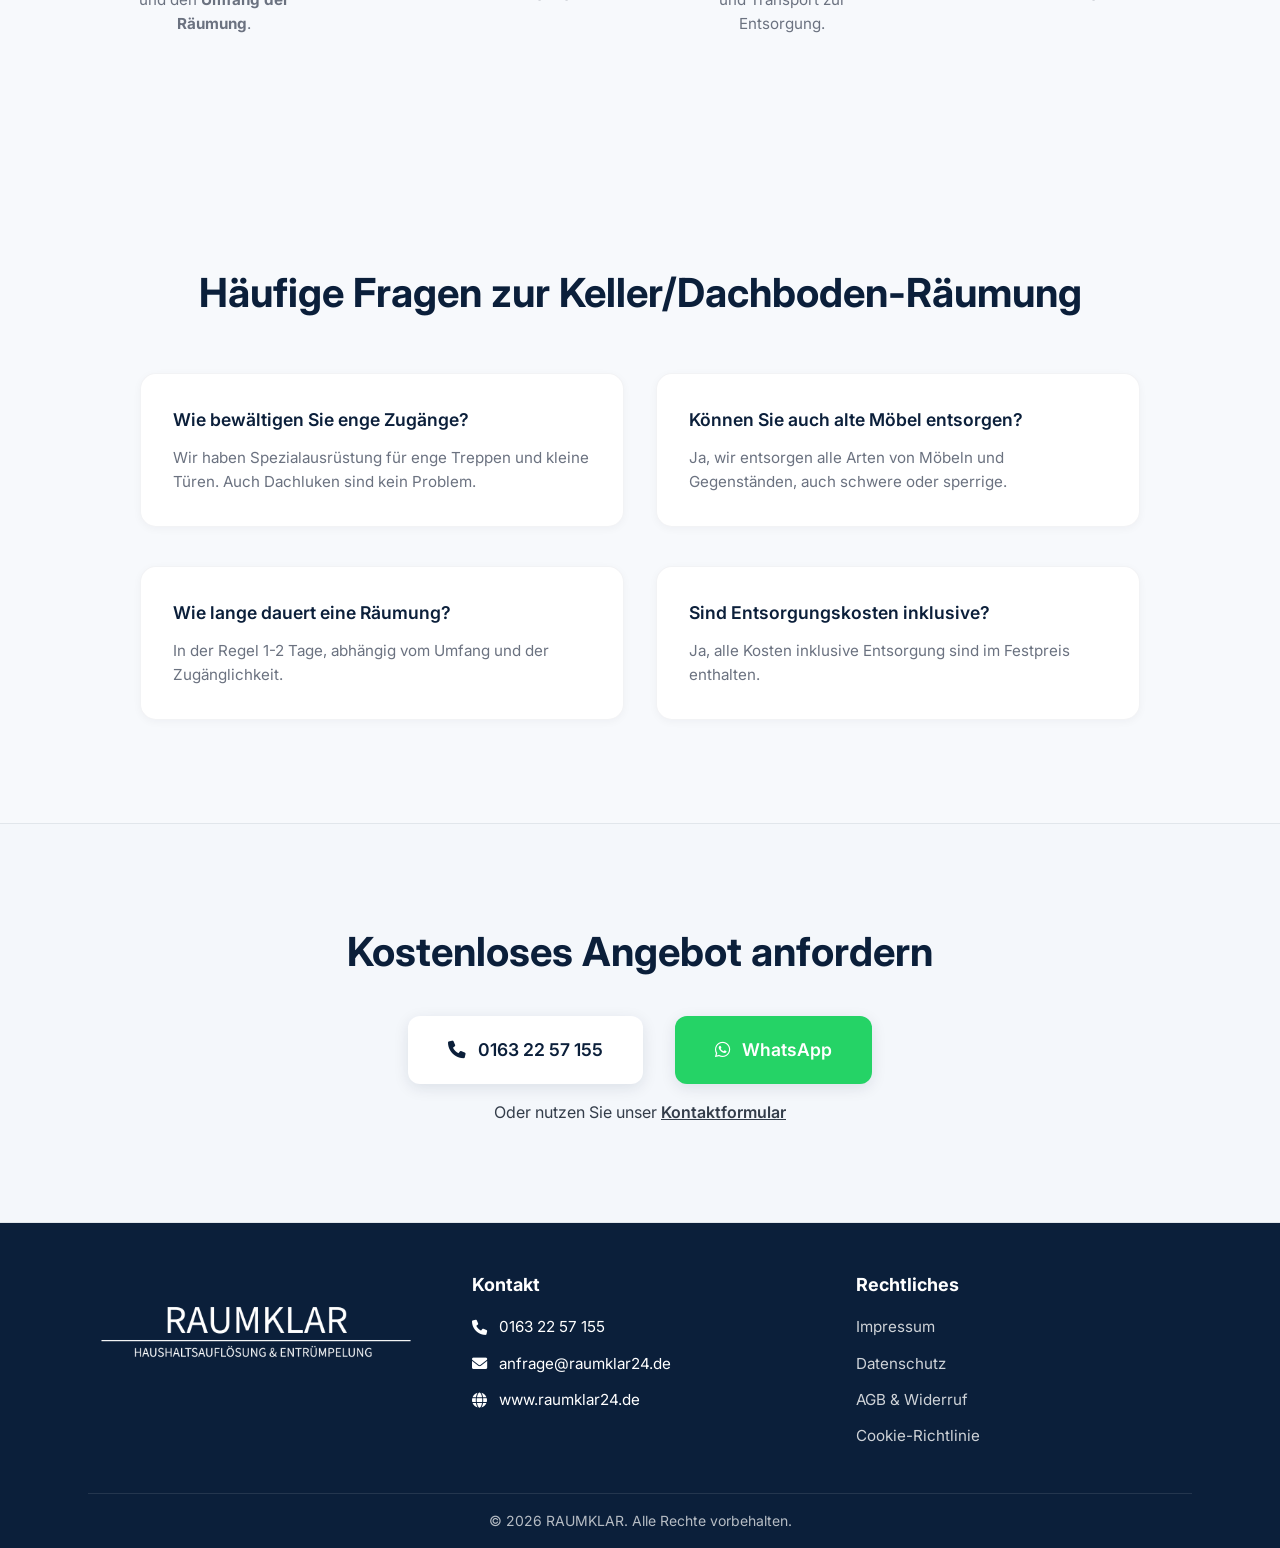
<file: keller-dachboden.html>
<!DOCTYPE html>
<html lang="de">
<head>
    <meta charset="UTF-8">
    <meta name="viewport" content="width=device-width, initial-scale=1.0">
    <title>Keller & Dachboden - RAUMKLAR</title>
    <link rel="preconnect" href="https://fonts.googleapis.com">
    <link rel="preconnect" href="https://fonts.gstatic.com" crossorigin>
    <link href="https://fonts.googleapis.com/css2?family=Inter:wght@300;400;500;600;700;800&family=Poppins:wght@300;400;500;600;700;800&display=swap" rel="stylesheet">
    <link rel="stylesheet" href="https://cdnjs.cloudflare.com/ajax/libs/font-awesome/6.0.0/css/all.min.css">
    <link rel="stylesheet" href="styles.css">
    <link rel="icon" type="image/png" href="favicon-raumklar.png">
    <link rel="canonical" href="https://www.raumklar24.de/keller-dachboden">
    <meta name="description" content="Keller- & Dachbodenräumung in Köln: Raumklar räumt enge, schwierige Räume inkl. Spezialtransport und Recycling.">
    <meta name="keywords" content="Keller räumen Köln, Dachboden entrümpeln Köln, Kellerräumung Köln, Dachboden Räumung Köln">
    <meta property="og:type" content="article">
    <meta property="og:title" content="Keller & Dachboden räumen in Köln – Raumklar">
    <meta property="og:description" content="Spezialisiert auf enge Zugänge, schwere Lasten und nachhaltige Entsorgung in Köln & Umgebung.">
    <meta property="og:url" content="https://www.raumklar24.de/keller-dachboden">
    <meta property="og:image" content="https://www.raumklar24.de/assets/raumklar-preview.jpg">
    <script type="application/ld+json">
    {
      "@context": "https://schema.org",
      "@type": "Service",
      "serviceType": "Keller- und Dachbodenräumung in Köln",
      "provider": {
        "@type": "LocalBusiness",
        "name": "Raumklar Dienstleistungen GmbH"
      },
      "areaServed": {
        "@type": "GeoCircle",
        "geoMidpoint": {
          "@type": "GeoCoordinates",
          "latitude": 50.9375,
          "longitude": 6.9603
        },
        "geoRadius": 50000
      },
      "offers": {
        "@type": "Offer",
        "priceCurrency": "EUR",
        "availability": "https://schema.org/InStock",
        "url": "https://www.raumklar24.de/keller-dachboden"
      }
    }
    </script>
</head>
<body>
    <!-- Navigation -->
    <nav class="navbar">
        <div class="container">
            <a href="index.html" class="logo">
                <img src="RaumKlarLogo.png" alt="Raumklar Logo">
            </a>
            <button class="mobile-toggle" aria-label="Menü öffnen" aria-expanded="false">
                <i class="fas fa-bars"></i>
            </button>
            <div class="nav-links">
                <a href="index.html#problem-solution">Problem → Lösung</a>
                <a href="index.html#ueber-uns">Über Uns</a>
                <a href="index.html#vorteile">Vorteile</a>
                <a href="index.html#leistungen">Leistungen</a>
                <a href="index.html#ablauf">Ablauf</a>
                <a href="index.html#kontakt" class="cta-nav">Jetzt anfragen</a>
            </div>
        </div>
    </nav>

    <!-- Hero Section -->
    <section class="service-hero" style="background: linear-gradient(135deg, #0B1F3A 0%, #2DD4BF 100%);">
        <div class="container">
            <div class="service-hero-content">
                <i class="fas fa-boxes" style="font-size: 5rem; color: #0B1F3A; margin-bottom: 2rem; background: white; padding: 2rem; border-radius: 20px;"></i>
                <h1><strong>Keller & Dachboden</strong></h1>
                <p><strong>Spezialisiert auf schwierige und große Räume</strong> – professionelle Räumung mit Spezialtransport</p>
            </div>
        </div>
    </section>

    <!-- Service Info -->
    <section class="service-info">
        <div class="container">
            <h2><strong>Was wir bei Keller & Dachboden bieten</strong></h2>
            <div class="service-details-grid">
                <div class="service-detail-item">
                    <i class="fas fa-truck" style="color: #2DD4BF;"></i>
                    <h3><strong>Spezialtransport</strong></h3>
                    <p>Transport über enge Treppen und durch kleine Türen. <strong>Spezialausrüstung vorhanden</strong>.</p>
                </div>
                <div class="service-detail-item">
                    <i class="fas fa-broom" style="color: #2DD4BF;"></i>
                    <h3><strong>Professionelle Räumung</strong></h3>
                    <p><strong>Effiziente Räumung</strong> auch bei schwer zugänglichen Bereichen.</p>
                </div>
                <div class="service-detail-item">
                    <i class="fas fa-recycle" style="color: #2DD4BF;"></i>
                    <h3><strong>Recycling-orientiert</strong></h3>
                    <p><strong>Umweltfreundliche Entsorgung</strong> mit maximalem Recycling-Anteil.</p>
                </div>
            </div>
        </div>
    </section>

    <!-- Process Section -->
    <section class="service-process">
        <div class="container">
            <h2><strong>So läuft die Keller/Dachboden-Räumung ab</strong></h2>
            <div class="process-steps">
                <div class="process-step">
                    <div class="step-number" style="background: linear-gradient(135deg, #2DD4BF, #0B1F3A);">1</div>
                    <h3><strong>Begutachtung vor Ort</strong></h3>
                    <p>Wir prüfen den Zugang und den <strong>Umfang der Räumung</strong>.</p>
                </div>
                <div class="process-step">
                    <div class="step-number" style="background: linear-gradient(135deg, #2DD4BF, #0B1F3A);">2</div>
                    <h3><strong>Planung & Angebot</strong></h3>
                    <p><strong>Transparente Kostenaufstellung</strong> inklusive Entsorgung.</p>
                </div>
                <div class="process-step">
                    <div class="step-number" style="background: linear-gradient(135deg, #2DD4BF, #0B1F3A);">3</div>
                    <h3><strong>Räumung & Transport</strong></h3>
                    <p><strong>Professionelle Abtragung</strong> und Transport zur Entsorgung.</p>
                </div>
                <div class="process-step">
                    <div class="step-number" style="background: linear-gradient(135deg, #2DD4BF, #0B1F3A);">4</div>
                    <h3><strong>Reinigung</strong></h3>
                    <p><strong>Gründliche Reinigung</strong> des Raumes nach der Räumung.</p>
                </div>
            </div>
        </div>
    </section>


    <!-- FAQ Section -->
    <section class="service-faq">
        <div class="container">
            <h2><strong>Häufige Fragen zur Keller/Dachboden-Räumung</strong></h2>
            <div class="faq-grid">
                <div class="faq-item">
                    <h3>Wie bewältigen Sie enge Zugänge?</h3>
                    <p>Wir haben Spezialausrüstung für enge Treppen und kleine Türen. Auch Dachluken sind kein Problem.</p>
                </div>
                <div class="faq-item">
                    <h3>Können Sie auch alte Möbel entsorgen?</h3>
                    <p>Ja, wir entsorgen alle Arten von Möbeln und Gegenständen, auch schwere oder sperrige.</p>
                </div>
                <div class="faq-item">
                    <h3>Wie lange dauert eine Räumung?</h3>
                    <p>In der Regel 1-2 Tage, abhängig vom Umfang und der Zugänglichkeit.</p>
                </div>
                <div class="faq-item">
                    <h3>Sind Entsorgungskosten inklusive?</h3>
                    <p>Ja, alle Kosten inklusive Entsorgung sind im Festpreis enthalten.</p>
                </div>
            </div>
        </div>
    </section>

    <!-- Contact CTA -->
    <section class="contact-cta light">
        <div class="container">
            <h2><strong>Kostenloses Angebot anfordern</strong></h2>
            <div class="contact-options">
                <a href="tel:01632257155" class="contact-btn">
                    <i class="fas fa-phone"></i>
                    0163 22 57 155
                </a>
                <a href="https://wa.me/491632257155" class="contact-btn whatsapp">
                    <i class="fab fa-whatsapp"></i>
                    WhatsApp
                </a>
            </div>
            <p style="margin-top: 1rem;">Oder nutzen Sie unser <a href="index.html#kontakt">Kontaktformular</a></p>
        </div>
    </section>

    <!-- Footer -->
    <footer class="footer">
        <div class="container">
            <div class="footer-content">
                <div class="footer-section">
                    <img src="logo raumklar transparent-1.png" alt="Raumklar Logo" class="footer-logo">
                </div>
                <div class="footer-section">
                    <h4><strong>Kontakt</strong></h4>
                    <p><i class="fas fa-phone"></i> 0163 22 57 155</p>
                    <p><i class="fas fa-envelope"></i> anfrage@raumklar24.de</p>
                    <p><i class="fas fa-globe"></i> www.raumklar24.de</p>
                </div>
                <div class="footer-section legal-links">
                    <h4><strong>Rechtliches</strong></h4>
                    <p><a href="impressum.html">Impressum</a></p>
                    <p><a href="datenschutz.html">Datenschutz</a></p>
                    <p><a href="agb.html">AGB & Widerruf</a></p>
                    <p><a href="cookies.html">Cookie-Richtlinie</a></p>
                </div>
            </div>
            <div class="footer-bottom">
                <p>&copy; 2026 RAUMKLAR. Alle Rechte vorbehalten.</p>
            </div>
        </div>
    </footer>
    <script src="script.js"></script>
</body>
</html>
</file>
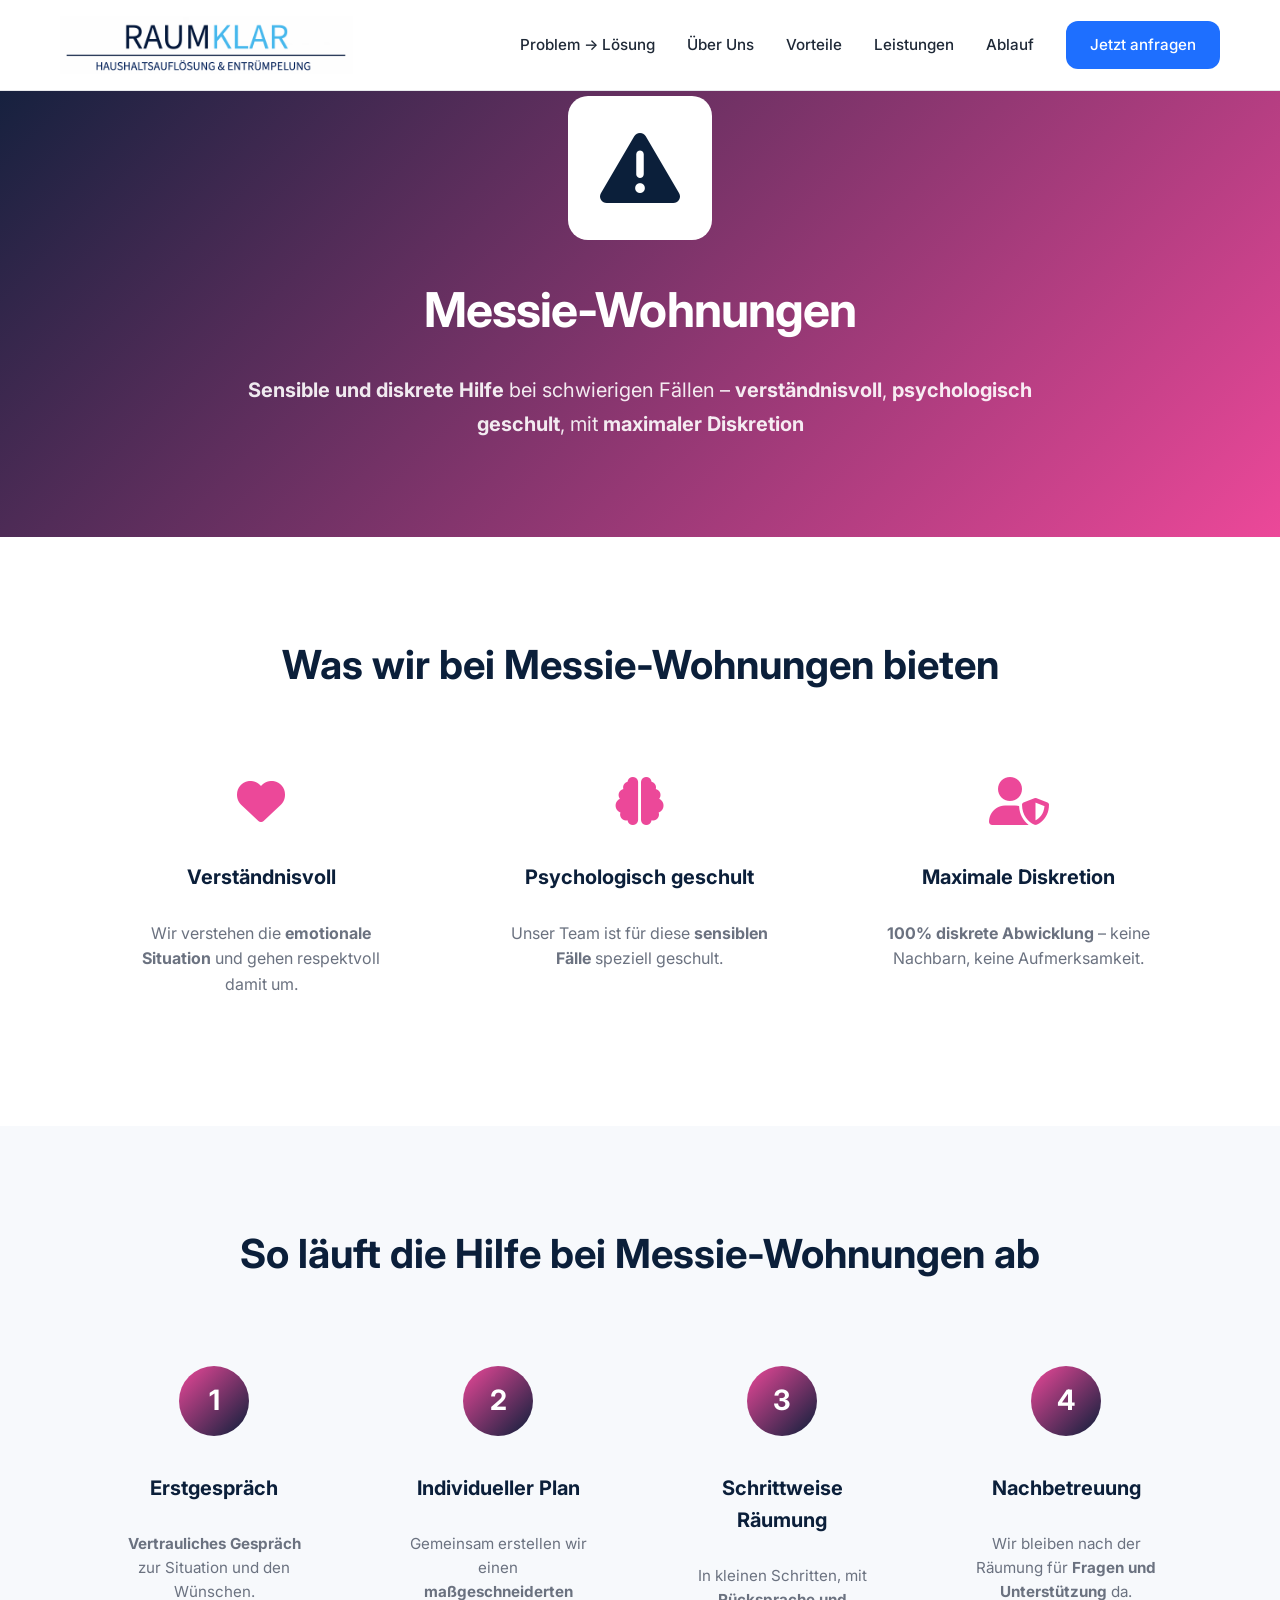
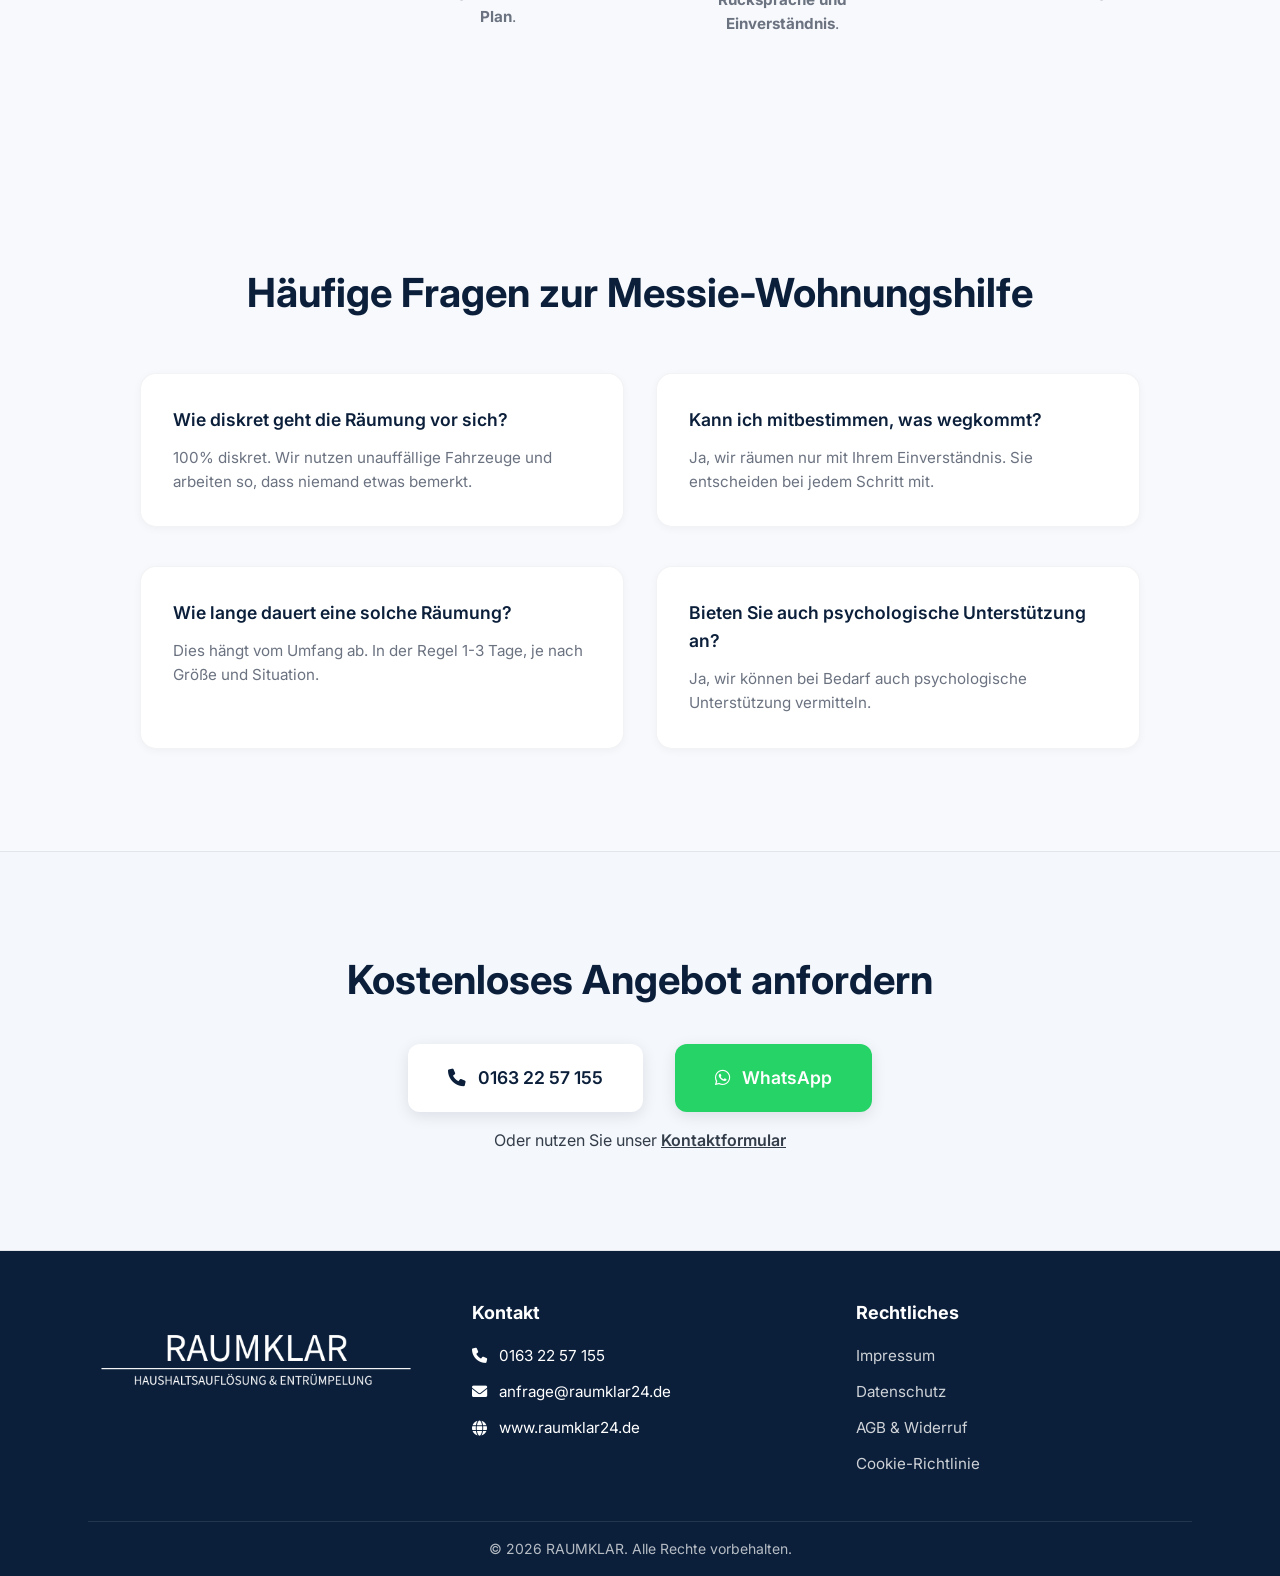
<file: messie-wohnung.html>
<!DOCTYPE html>
<html lang="de">
<head>
    <meta charset="UTF-8">
    <meta name="viewport" content="width=device-width, initial-scale=1.0">
    <title>Messie-Wohnungen - RAUMKLAR</title>
    <link rel="preconnect" href="https://fonts.googleapis.com">
    <link rel="preconnect" href="https://fonts.gstatic.com" crossorigin>
    <link href="https://fonts.googleapis.com/css2?family=Inter:wght@300;400;500;600;700;800&family=Poppins:wght@300;400;500;600;700;800&display=swap" rel="stylesheet">
    <link rel="stylesheet" href="https://cdnjs.cloudflare.com/ajax/libs/font-awesome/6.0.0/css/all.min.css">
    <link rel="stylesheet" href="styles.css">
    <link rel="icon" type="image/png" href="favicon-raumklar.png">
    <link rel="canonical" href="https://www.raumklar24.de/messie-wohnung">
    <meta name="description" content="Diskrete Hilfe bei Messie-Wohnungen in Köln – Raumklar räumt sensibel, gründlich und mit psychologisch geschultem Team.">
    <meta name="keywords" content="Messie Wohnung Köln, Messie Entrümpelung Köln, Messie Hilfe Köln, Messie Räumung Köln">
    <meta property="og:type" content="article">
    <meta property="og:title" content="Messie-Wohnung räumen in Köln – Raumklar">
    <meta property="og:description" content="Sensible Messie-Räumung in Köln & Umgebung – maximale Diskretion, psychologisch geschultes Team.">
    <meta property="og:url" content="https://www.raumklar24.de/messie-wohnung">
    <meta property="og:image" content="https://www.raumklar24.de/assets/raumklar-preview.jpg">
    <script type="application/ld+json">
    {
      "@context": "https://schema.org",
      "@type": "Service",
      "serviceType": "Messie-Wohnung Räumung in Köln",
      "provider": {
        "@type": "LocalBusiness",
        "name": "Raumklar Dienstleistungen GmbH"
      },
      "areaServed": {
        "@type": "GeoCircle",
        "geoMidpoint": {
          "@type": "GeoCoordinates",
          "latitude": 50.9375,
          "longitude": 6.9603
        },
        "geoRadius": 50000
      },
      "offers": {
        "@type": "Offer",
        "priceCurrency": "EUR",
        "availability": "https://schema.org/InStock",
        "url": "https://www.raumklar24.de/messie-wohnung"
      }
    }
    </script>
</head>
<body>
    <!-- Navigation -->
    <nav class="navbar">
        <div class="container">
            <a href="index.html" class="logo">
                <img src="RaumKlarLogo.png" alt="Raumklar Logo">
            </a>
            <button class="mobile-toggle" aria-label="Menü öffnen" aria-expanded="false">
                <i class="fas fa-bars"></i>
            </button>
            <div class="nav-links">
                <a href="index.html#problem-solution">Problem → Lösung</a>
                <a href="index.html#ueber-uns">Über Uns</a>
                <a href="index.html#vorteile">Vorteile</a>
                <a href="index.html#leistungen">Leistungen</a>
                <a href="index.html#ablauf">Ablauf</a>
                <a href="index.html#kontakt" class="cta-nav">Jetzt anfragen</a>
            </div>
        </div>
    </nav>

    <!-- Hero Section -->
    <section class="service-hero" style="background: linear-gradient(135deg, #0B1F3A 0%, #EC4899 100%);">
        <div class="container">
            <div class="service-hero-content">
                <i class="fas fa-exclamation-triangle" style="font-size: 5rem; color: #0B1F3A; margin-bottom: 2rem; background: white; padding: 2rem; border-radius: 20px;"></i>
                <h1><strong>Messie-Wohnungen</strong></h1>
                <p><strong>Sensible und diskrete Hilfe</strong> bei schwierigen Fällen – <strong>verständnisvoll</strong>, <strong>psychologisch geschult</strong>, mit <strong>maximaler Diskretion</strong></p>
            </div>
        </div>
    </section>

    <!-- Service Info -->
    <section class="service-info">
        <div class="container">
            <h2><strong>Was wir bei Messie-Wohnungen bieten</strong></h2>
            <div class="service-details-grid">
                <div class="service-detail-item">
                    <i class="fas fa-heart" style="color: #EC4899;"></i>
                    <h3><strong>Verständnisvoll</strong></h3>
                    <p>Wir verstehen die <strong>emotionale Situation</strong> und gehen respektvoll damit um.</p>
                </div>
                <div class="service-detail-item">
                    <i class="fas fa-brain" style="color: #EC4899;"></i>
                    <h3><strong>Psychologisch geschult</strong></h3>
                    <p>Unser Team ist für diese <strong>sensiblen Fälle</strong> speziell geschult.</p>
                </div>
                <div class="service-detail-item">
                    <i class="fas fa-user-shield" style="color: #EC4899;"></i>
                    <h3><strong>Maximale Diskretion</strong></h3>
                    <p><strong>100% diskrete Abwicklung</strong> – keine Nachbarn, keine Aufmerksamkeit.</p>
                </div>
            </div>
        </div>
    </section>

    <!-- Process Section -->
    <section class="service-process">
        <div class="container">
            <h2><strong>So läuft die Hilfe bei Messie-Wohnungen ab</strong></h2>
            <div class="process-steps">
                <div class="process-step">
                    <div class="step-number" style="background: linear-gradient(135deg, #EC4899, #0B1F3A);">1</div>
                    <h3><strong>Erstgespräch</strong></h3>
                    <p><strong>Vertrauliches Gespräch</strong> zur Situation und den Wünschen.</p>
                </div>
                <div class="process-step">
                    <div class="step-number" style="background: linear-gradient(135deg, #EC4899, #0B1F3A);">2</div>
                    <h3><strong>Individueller Plan</strong></h3>
                    <p>Gemeinsam erstellen wir einen <strong>maßgeschneiderten Plan</strong>.</p>
                </div>
                <div class="process-step">
                    <div class="step-number" style="background: linear-gradient(135deg, #EC4899, #0B1F3A);">3</div>
                    <h3><strong>Schrittweise Räumung</strong></h3>
                    <p>In kleinen Schritten, mit <strong>Rücksprache und Einverständnis</strong>.</p>
                </div>
                <div class="process-step">
                    <div class="step-number" style="background: linear-gradient(135deg, #EC4899, #0B1F3A);">4</div>
                    <h3><strong>Nachbetreuung</strong></h3>
                    <p>Wir bleiben nach der Räumung für <strong>Fragen und Unterstützung</strong> da.</p>
                </div>
            </div>
        </div>
    </section>


    <!-- FAQ Section -->
    <section class="service-faq">
        <div class="container">
            <h2><strong>Häufige Fragen zur Messie-Wohnungshilfe</strong></h2>
            <div class="faq-grid">
                <div class="faq-item">
                    <h3>Wie diskret geht die Räumung vor sich?</h3>
                    <p>100% diskret. Wir nutzen unauffällige Fahrzeuge und arbeiten so, dass niemand etwas bemerkt.</p>
                </div>
                <div class="faq-item">
                    <h3>Kann ich mitbestimmen, was wegkommt?</h3>
                    <p>Ja, wir räumen nur mit Ihrem Einverständnis. Sie entscheiden bei jedem Schritt mit.</p>
                </div>
                <div class="faq-item">
                    <h3>Wie lange dauert eine solche Räumung?</h3>
                    <p>Dies hängt vom Umfang ab. In der Regel 1-3 Tage, je nach Größe und Situation.</p>
                </div>
                <div class="faq-item">
                    <h3>Bieten Sie auch psychologische Unterstützung an?</h3>
                    <p>Ja, wir können bei Bedarf auch psychologische Unterstützung vermitteln.</p>
                </div>
            </div>
        </div>
    </section>

    <!-- Contact CTA -->
    <section class="contact-cta light">
        <div class="container">
            <h2><strong>Kostenloses Angebot anfordern</strong></h2>
            <div class="contact-options">
                <a href="tel:01632257155" class="contact-btn">
                    <i class="fas fa-phone"></i>
                    0163 22 57 155
                </a>
                <a href="https://wa.me/491632257155" class="contact-btn whatsapp">
                    <i class="fab fa-whatsapp"></i>
                    WhatsApp
                </a>
            </div>
            <p style="margin-top: 1rem;">Oder nutzen Sie unser <a href="index.html#kontakt">Kontaktformular</a></p>
        </div>
    </section>

    <!-- Footer -->
    <footer class="footer">
        <div class="container">
            <div class="footer-content">
                <div class="footer-section">
                    <img src="logo raumklar transparent-1.png" alt="Raumklar Logo" class="footer-logo">
                </div>
                <div class="footer-section">
                    <h4><strong>Kontakt</strong></h4>
                    <p><i class="fas fa-phone"></i> 0163 22 57 155</p>
                    <p><i class="fas fa-envelope"></i> anfrage@raumklar24.de</p>
                    <p><i class="fas fa-globe"></i> www.raumklar24.de</p>
                </div>
                <div class="footer-section legal-links">
                    <h4><strong>Rechtliches</strong></h4>
                    <p><a href="impressum.html">Impressum</a></p>
                    <p><a href="datenschutz.html">Datenschutz</a></p>
                    <p><a href="agb.html">AGB & Widerruf</a></p>
                    <p><a href="cookies.html">Cookie-Richtlinie</a></p>
                </div>
            </div>
            <div class="footer-bottom">
                <p>&copy; 2026 RAUMKLAR. Alle Rechte vorbehalten.</p>
            </div>
        </div>
    </footer>
    <script src="script.js"></script>
</body>
</html>
</file>
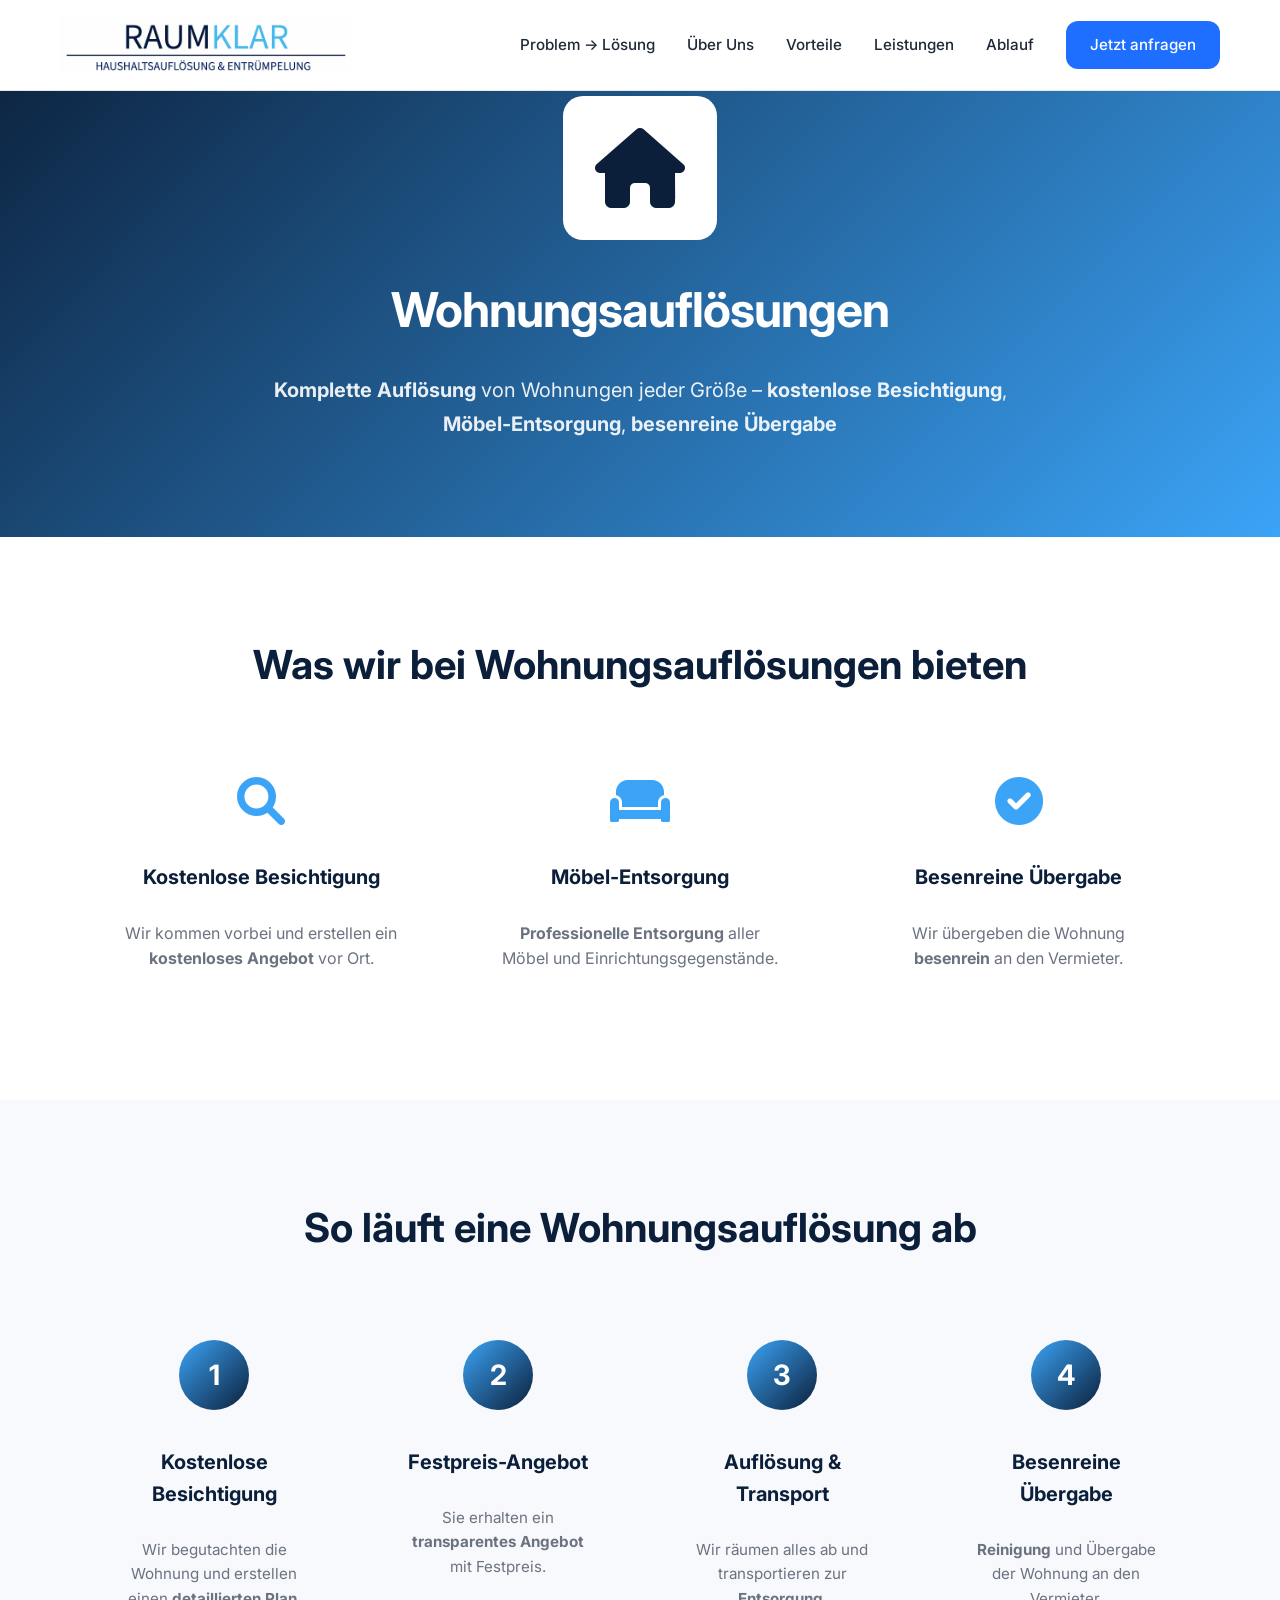
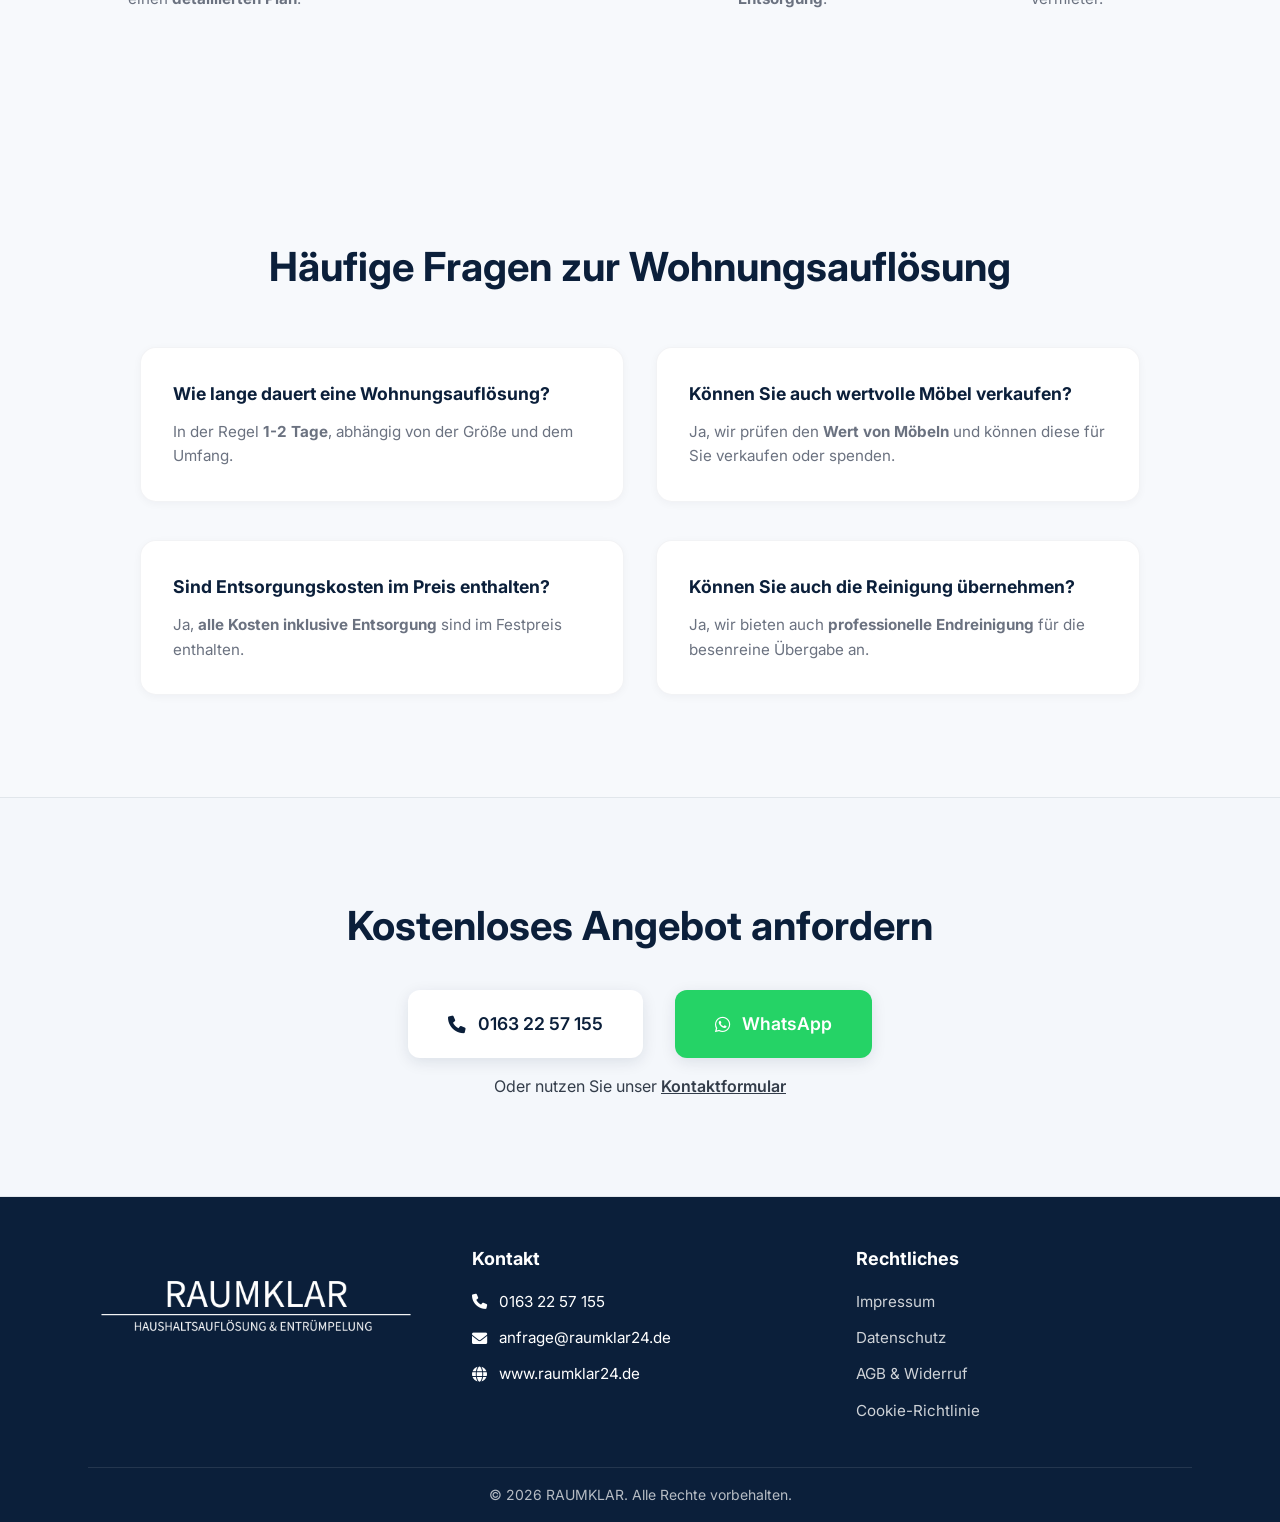
<file: wohnungsaufloesung.html>
<!DOCTYPE html>
<html lang="de">
<head>
    <meta charset="UTF-8">
    <meta name="viewport" content="width=device-width, initial-scale=1.0">
    <title>Wohnungsauflösungen - RAUMKLAR</title>
    <link rel="preconnect" href="https://fonts.googleapis.com">
    <link rel="preconnect" href="https://fonts.gstatic.com" crossorigin>
    <link href="https://fonts.googleapis.com/css2?family=Inter:wght@300;400;500;600;700;800&family=Poppins:wght@300;400;500;600;700;800&display=swap" rel="stylesheet">
    <link rel="stylesheet" href="https://cdnjs.cloudflare.com/ajax/libs/font-awesome/6.0.0/css/all.min.css">
    <link rel="stylesheet" href="styles.css">
    <link rel="icon" type="image/png" href="favicon-raumklar.png">
    <link rel="canonical" href="https://www.raumklar24.de/wohnungsaufloesung">
    <meta name="description" content="Wohnungsauflösung in Köln & Umgebung: Raumklar räumt diskret, schnell und zum Festpreis inklusive Entsorgung und besenreiner Übergabe.">
    <meta name="keywords" content="Wohnungsauflösung Köln, Wohnung räumen Köln, Entrümpelung Wohnung Köln, Wohnungsauflösung Rhein-Erft">
    <meta property="og:type" content="article">
    <meta property="og:title" content="Wohnungsauflösung Köln – Raumklar Dienstleistungen">
    <meta property="og:description" content="Kostenlose Besichtigung, transparente Festpreise und besenreine Übergabe für Wohnungen aller Größen in Köln.">
    <meta property="og:url" content="https://www.raumklar24.de/wohnungsaufloesung">
    <meta property="og:image" content="https://www.raumklar24.de/assets/raumklar-preview.jpg">
    <script type="application/ld+json">
    {
      "@context": "https://schema.org",
      "@type": "Service",
      "serviceType": "Wohnungsauflösung in Köln",
      "provider": {
        "@type": "LocalBusiness",
        "name": "Raumklar Dienstleistungen GmbH",
        "areaServed": {
          "@type": "City",
          "name": "Köln"
        }
      },
      "areaServed": {
        "@type": "GeoCircle",
        "geoMidpoint": {
          "@type": "GeoCoordinates",
          "latitude": 50.9375,
          "longitude": 6.9603
        },
        "geoRadius": 50000
      },
      "offers": {
        "@type": "Offer",
        "priceSpecification": {
          "@type": "UnitPriceSpecification",
          "priceCurrency": "EUR"
        },
        "availability": "https://schema.org/InStock",
        "url": "https://www.raumklar24.de/wohnungsaufloesung"
      }
    }
    </script>
</head>
<body>
    <!-- Navigation -->
    <nav class="navbar">
        <div class="container">
            <a href="index.html" class="logo">
                <img src="RaumKlarLogo.png" alt="Raumklar Logo">
            </a>
            <button class="mobile-toggle" aria-label="Menü öffnen" aria-expanded="false">
                <i class="fas fa-bars"></i>
            </button>
            <div class="nav-links">
                <a href="index.html#problem-solution">Problem → Lösung</a>
                <a href="index.html#ueber-uns">Über Uns</a>
                <a href="index.html#vorteile">Vorteile</a>
                <a href="index.html#leistungen">Leistungen</a>
                <a href="index.html#ablauf">Ablauf</a>
                <a href="index.html#kontakt" class="cta-nav">Jetzt anfragen</a>
            </div>
        </div>
    </nav>

    <!-- Hero Section -->
    <section class="service-hero" style="background: linear-gradient(135deg, #0B1F3A 0%, #3BA4F7 100%);">
        <div class="container">
            <div class="service-hero-content">
                <i class="fas fa-home" style="font-size: 5rem; color: #0B1F3A; margin-bottom: 2rem; background: white; padding: 2rem; border-radius: 20px;"></i>
                <h1><strong>Wohnungsauflösungen</strong></h1>
                <p><strong>Komplette Auflösung</strong> von Wohnungen jeder Größe – <strong>kostenlose Besichtigung</strong>, <strong>Möbel-Entsorgung</strong>, <strong>besenreine Übergabe</strong></p>
            </div>
        </div>
    </section>

    <!-- Service Info -->
    <section class="service-info">
        <div class="container">
            <h2><strong>Was wir bei Wohnungsauflösungen bieten</strong></h2>
            <div class="service-details-grid">
                <div class="service-detail-item">
                    <i class="fas fa-search" style="color: #3BA4F7;"></i>
                    <h3><strong>Kostenlose Besichtigung</strong></h3>
                    <p>Wir kommen vorbei und erstellen ein <strong>kostenloses Angebot</strong> vor Ort.</p>
                </div>
                <div class="service-detail-item">
                    <i class="fas fa-couch" style="color: #3BA4F7;"></i>
                    <h3><strong>Möbel-Entsorgung</strong></h3>
                    <p><strong>Professionelle Entsorgung</strong> aller Möbel und Einrichtungsgegenstände.</p>
                </div>
                <div class="service-detail-item">
                    <i class="fas fa-check-circle" style="color: #3BA4F7;"></i>
                    <h3><strong>Besenreine Übergabe</strong></h3>
                    <p>Wir übergeben die Wohnung <strong>besenrein</strong> an den Vermieter.</p>
                </div>
            </div>
        </div>
    </section>

    <!-- Process Section -->
    <section class="service-process">
        <div class="container">
            <h2><strong>So läuft eine Wohnungsauflösung ab</strong></h2>
            <div class="process-steps">
                <div class="process-step">
                    <div class="step-number" style="background: linear-gradient(135deg, #3BA4F7, #0B1F3A);">1</div>
                    <h3><strong>Kostenlose Besichtigung</strong></h3>
                    <p>Wir begutachten die Wohnung und erstellen einen <strong>detaillierten Plan</strong>.</p>
                </div>
                <div class="process-step">
                    <div class="step-number" style="background: linear-gradient(135deg, #3BA4F7, #0B1F3A);">2</div>
                    <h3><strong>Festpreis-Angebot</strong></h3>
                    <p>Sie erhalten ein <strong>transparentes Angebot</strong> mit Festpreis.</p>
                </div>
                <div class="process-step">
                    <div class="step-number" style="background: linear-gradient(135deg, #3BA4F7, #0B1F3A);">3</div>
                    <h3><strong>Auflösung & Transport</strong></h3>
                    <p>Wir räumen alles ab und transportieren zur <strong>Entsorgung</strong>.</p>
                </div>
                <div class="process-step">
                    <div class="step-number" style="background: linear-gradient(135deg, #3BA4F7, #0B1F3A);">4</div>
                    <h3><strong>Besenreine Übergabe</strong></h3>
                    <p><strong>Reinigung</strong> und Übergabe der Wohnung an den Vermieter.</p>
                </div>
            </div>
        </div>
    </section>

    <!-- FAQ Section -->
    <section class="service-faq">
        <div class="container">
            <h2><strong>Häufige Fragen zur Wohnungsauflösung</strong></h2>
            <div class="faq-grid">
                <div class="faq-item">
                    <h3><strong>Wie lange dauert eine Wohnungsauflösung?</strong></h3>
                    <p>In der Regel <strong>1-2 Tage</strong>, abhängig von der Größe und dem Umfang.</p>
                </div>
                <div class="faq-item">
                    <h3><strong>Können Sie auch wertvolle Möbel verkaufen?</strong></h3>
                    <p>Ja, wir prüfen den <strong>Wert von Möbeln</strong> und können diese für Sie verkaufen oder spenden.</p>
                </div>
                <div class="faq-item">
                    <h3><strong>Sind Entsorgungskosten im Preis enthalten?</strong></h3>
                    <p>Ja, <strong>alle Kosten inklusive Entsorgung</strong> sind im Festpreis enthalten.</p>
                </div>
                <div class="faq-item">
                    <h3><strong>Können Sie auch die Reinigung übernehmen?</strong></h3>
                    <p>Ja, wir bieten auch <strong>professionelle Endreinigung</strong> für die besenreine Übergabe an.</p>
                </div>
            </div>
        </div>
    </section>

    <!-- Contact CTA -->
    <section class="contact-cta light">
        <div class="container">
            <h2><strong>Kostenloses Angebot anfordern</strong></h2>
            <div class="contact-options">
                <a href="tel:01632257155" class="contact-btn">
                    <i class="fas fa-phone"></i>
                    0163 22 57 155
                </a>
                <a href="https://wa.me/491632257155" class="contact-btn whatsapp">
                    <i class="fab fa-whatsapp"></i>
                    WhatsApp
                </a>
            </div>
            <p style="margin-top: 1rem;">Oder nutzen Sie unser <a href="index.html#kontakt">Kontaktformular</a></p>
        </div>
    </section>

    <!-- Footer -->
    <footer class="footer">
        <div class="container">
            <div class="footer-content">
                <div class="footer-section">
                    <img src="logo raumklar transparent-1.png" alt="Raumklar Logo" class="footer-logo">
                </div>
                <div class="footer-section">
                    <h4><strong>Kontakt</strong></h4>
                    <p><i class="fas fa-phone"></i> 0163 22 57 155</p>
                    <p><i class="fas fa-envelope"></i> anfrage@raumklar24.de</p>
                    <p><i class="fas fa-globe"></i> www.raumklar24.de</p>
                </div>
                <div class="footer-section legal-links">
                    <h4><strong>Rechtliches</strong></h4>
                    <p><a href="impressum.html">Impressum</a></p>
                    <p><a href="datenschutz.html">Datenschutz</a></p>
                    <p><a href="agb.html">AGB & Widerruf</a></p>
                    <p><a href="cookies.html">Cookie-Richtlinie</a></p>
                </div>
            </div>
            <div class="footer-bottom">
                <p>&copy; 2026 RAUMKLAR. Alle Rechte vorbehalten.</p>
            </div>
        </div>
    </footer>
    <script src="script.js"></script>
</body>
</html>
</file>
<file: styles.css>
:root {
    --primary: #0B1F3A;
    --secondary: #3BA4F7;
    --accent: #1E6FFF;
    --background: #F7F9FC;
    --white: #FFFFFF;
    --text: #1f2937;
    --text-light: #6b7280;
}

html {
    overflow-x: hidden;
}

/* Reset and Base Styles */
* {
    margin: 0;
    padding: 0;
    box-sizing: border-box;
}

a {
    text-decoration: none;
}

/* Fade-in Animation */
@keyframes fadeInUp {
    from {
        opacity: 0;
        transform: translateY(30px);
    }
    to {
        opacity: 1;
        transform: translateY(0);
    }
}

@keyframes fadeInDown {
    from {
        opacity: 0;
        transform: translateY(-30px);
    }
    to {
        opacity: 1;
        transform: translateY(0);
    }
}

@keyframes fadeInLeft {
    from {
        opacity: 0;
        transform: translateX(-30px);
    }
    to {
        opacity: 1;
        transform: translateX(0);
    }
}

@keyframes fadeInRight {
    from {
        opacity: 0;
        transform: translateX(30px);
    }
    to {
        opacity: 1;
        transform: translateX(0);
    }
}

@keyframes scaleIn {
    from {
        opacity: 0;
        transform: scale(0.9);
    }
    to {
        opacity: 1;
        transform: scale(1);
    }
}

.fade-in {
    opacity: 0;
    animation: fadeInUp 0.8s ease forwards;
}

.fade-in.visible {
    opacity: 1;
}

.fade-in-down {
    opacity: 0;
    animation: fadeInDown 0.8s ease forwards;
}

.fade-in-left {
    opacity: 0;
    animation: fadeInLeft 0.8s ease forwards;
}

.fade-in-right {
    opacity: 0;
    animation: fadeInRight 0.8s ease forwards;
}

.fade-in-scale {
    opacity: 0;
    animation: scaleIn 0.8s ease forwards;
}

.fade-in-up {
    opacity: 0;
    animation: fadeInUp 0.6s ease forwards;
}

/* Stagger delays for child elements */
.fade-in-delay-1 { animation-delay: 0.1s; }
.fade-in-delay-2 { animation-delay: 0.2s; }
.fade-in-delay-3 { animation-delay: 0.3s; }
.fade-in-delay-4 { animation-delay: 0.4s; }
.fade-in-delay-5 { animation-delay: 0.5s; }

:root {
    --primary: #0B1F3A;
    --secondary: #3BA4F7;
    --accent: #1E6FFF;
    --background: #F7F9FC;
    --white: #FFFFFF;
    --text: #1f2937;
    --text-light: #6b7280;
}

body {
    font-family: 'Inter', sans-serif;
    line-height: 1.6;
    color: var(--text);
    background-color: var(--white);
    font-weight: 400;
    overflow-x: hidden;
}

body.menu-open {
    overflow: hidden;
}

/* Container */
.container {
    max-width: 1200px;
    margin: 0 auto;
    padding: 0 clamp(1.5rem, 4vw, 3rem);
}

/* Navigation */
.navbar {
    position: fixed;
    top: 0;
    width: 100%;
    background-color: #ffffff;
    z-index: 1000;
    border-bottom: 1px solid rgba(11, 31, 58, 0.1);
    /* Removed transition */
}

.navbar .container {
    display: flex;
    justify-content: space-between;
    align-items: center;
    padding: 1rem 20px;
}

.testimonial-author {
    display: flex;
    justify-content: space-between;
    align-items: center;
}

.location-badge {
    background: rgba(59, 164, 247, 0.15);
    color: #0B1F3A;
    border-radius: 999px;
    padding: 0.25rem 0.75rem;
    font-size: 0.85rem;
    font-weight: 600;
}

.logo {
    display: inline-flex;
    align-items: center;
    gap: 0.5rem;
    text-decoration: none;
}

.logo img {
    height: 58px;
    width: auto;
    display: block;
}

.logo span {
    display: none;
}

.nav-links {
    display: flex;
    gap: 2rem;
    align-items: center;
}

.mobile-toggle {
    display: none;
    background: white;
    border: 1px solid rgba(11, 31, 58, 0.15);
    border-radius: 12px;
    width: 46px;
    height: 46px;
    align-items: center;
    justify-content: center;
    font-size: 1.3rem;
    color: var(--primary);
    cursor: pointer;
    transition: all 0.3s ease;
}

.mobile-toggle:hover {
    background: rgba(11, 31, 58, 0.05);
}

.mobile-toggle.active {
    border-color: var(--secondary);
    color: var(--secondary);
}

.mobile-toggle i {
    transition: transform 0.3s ease;
}

.mobile-toggle.active i {
    transform: rotate(90deg);
}

.nav-links a {
    text-decoration: none;
    color: var(--text);
    font-weight: 500;
    transition: color 0.3s ease;
    font-size: 0.95rem;
}

.nav-links a:hover {
    color: var(--accent);
}

.cta-nav {
    background-color: var(--accent);
    color: white !important;
    padding: 0.75rem 1.5rem;
    border-radius: 12px;
    font-weight: 600;
    transition: all 0.3s ease;
}

.cta-nav:hover {
    background-color: #1664d9;
    transform: translateY(-1px);
}

/* Hero Section - Split Design */
.hero {
    height: 100vh;
    display: flex;
    align-items: center;
    background: url('haushaltsaufloesung.jpg') center/cover no-repeat;
    position: relative;
    overflow: hidden;
}

.hero::before {
    content: '';
    position: absolute;
    top: 0;
    left: 0;
    right: 0;
    bottom: 0;
    background: rgba(11, 31, 58, 0.8);
    backdrop-filter: blur(2px);
    opacity: 1;
}

.hero-content {
    display: grid;
    grid-template-columns: 1fr 1fr;
    gap: 4rem;
    align-items: center;
    width: 100%;
    max-width: min(1400px, 95vw);
    margin: 0 auto;
    padding: 0 clamp(2rem, 6vw, 4rem);
    position: relative;
    z-index: 2;
}

.hero-text {
    color: white;
    font-family: 'Poppins', sans-serif;
}

.hero-text h1 {
    font-size: clamp(3rem, 6vw, 5.75rem);
    font-weight: 800;
    line-height: 1.1;
    margin-bottom: 0.5rem;
    letter-spacing: -0.02em;
    color: white;
}

.hero-text h2 {
    font-size: clamp(1.75rem, 3.5vw, 3.25rem);
    font-weight: 600;
    margin-bottom: 2rem;
    opacity: 0.95;
    color: white;
}

.hero-text p {
    font-size: clamp(1rem, 1.8vw, 1.6rem);
    line-height: 1.7;
    margin-bottom: 3rem;
    opacity: 0.9;
    color: white;
}

.hero-text .highlight {
    color: #3BA4F7;
    font-weight: 600;
}

.hero-ctas {
    display: flex;
    flex-direction: column;
    gap: 1rem;
}

.cta-button {
    display: inline-block;
    background-color: var(--accent);
    color: white;
    padding: 1.25rem 2.5rem;
    border-radius: 12px;
    font-weight: 600;
    text-decoration: none;
    transition: all 0.3s ease;
    box-shadow: 0 4px 15px rgba(30, 111, 255, 0.3);
}

.cta-button:hover {
    transform: translateY(-3px);
    box-shadow: 0 8px 25px rgba(30, 111, 255, 0.4);
    background-color: var(--secondary);
}

.cta-button:active {
    transform: translateY(-1px);
}

.cta-button.primary {
    background-color: var(--accent);
    color: white;
    padding: 1.25rem 2.5rem;
    border-radius: 12px;
    font-weight: 600;
    font-size: 1.1rem;
    transition: all 0.3s ease;
    text-align: center;
    box-shadow: 0 8px 25px rgba(30, 111, 255, 0.3);
}

.cta-button.primary:hover {
    background-color: #1664d9;
    transform: translateY(-2px);
    /* Removed excessive glow on hover */
}

.phone-display {
    display: flex;
    align-items: center;
    gap: 0.75rem;
    font-size: 1.25rem;
    font-weight: 600;
    color: white;
    opacity: 0.95;
}

.hero-image {
    display: flex;
    justify-content: center;
    align-items: center;
}

.hero-image img {
    width: 100%;
    max-width: 500px;
    height: auto;
    border-radius: 20px;
    box-shadow: 0 25px 50px rgba(0, 0, 0, 0.2);
}

/* Trust Bar */
.trust-bar {
    background-color: var(--background);
    padding: 2rem 0;
    border-top: 1px solid rgba(11, 31, 58, 0.1);
    border-bottom: 1px solid rgba(11, 31, 58, 0.1);
}

.trust-items {
    display: grid;
    grid-template-columns: repeat(auto-fit, minmax(140px, 1fr));
    gap: 1.5rem;
    align-items: center;
    justify-items: center;
}

.trust-items::-webkit-scrollbar {
    display: none;
}

.trust-items {
    scrollbar-width: none;
}

.trust-item {
    display: flex;
    flex-direction: column;
    align-items: center;
    gap: 0.5rem;
    text-align: center;
}

.trust-item i {
    font-size: 2rem;
    color: var(--accent);
}

.trust-item span {
    font-size: 0.875rem;
    font-weight: 600;
    color: var(--text);
}

/* Sections */
.section {
    padding: 6rem 0;
}

/* Problem → Lösung Section */
.problem-solution {
    background-color: var(--white);
}

.problem-solution-content {
    display: grid;
    grid-template-columns: 1fr 1fr;
    gap: 4rem;
    align-items: start;
}

.problems h3 {
    font-size: 2rem;
    font-weight: 700;
    color: var(--primary);
    margin-bottom: 1.5rem;
}

.problems ul {
    list-style: none;
    padding: 0;
}

.problems li {
    padding: 1rem 0;
    border-bottom: 1px solid rgba(107, 114, 128, 0.2);
    font-size: 1.1rem;
    color: var(--text);
}

.problems li:last-child {
    border-bottom: none;
}

.solution h3 {
    font-size: 2rem;
    font-weight: 700;
    color: var(--accent);
    margin-bottom: 1.5rem;
}

.solution p {
    font-size: 1.1rem;
    line-height: 1.7;
    color: var(--text);
    margin-bottom: 2rem;
}

.cta-button.secondary {
    background-color: var(--primary);
    color: white;
    padding: 1rem 2rem;
    border-radius: 12px;
    text-decoration: none;
    font-weight: 600;
    display: inline-block;
    transition: all 0.3s ease;
}

.cta-button.secondary:hover {
    background-color: #05203a;
    align-items: center;
    gap: 0.75rem;
    box-shadow: 0 8px 25px rgba(11, 31, 58, 0.15);
}

/* Über Uns */
.ueber-uns {
    background-color: var(--white);
    padding: 6rem 0;
}

.ueber-uns-header {
    text-align: center;
    margin-bottom: 4rem;
}

.ueber-uns-header h2 {
    font-size: 3rem;
    font-weight: 700;
    color: var(--primary);
    margin-bottom: 1rem;
}

.ueber-uns-header .subtitle {
    font-size: 1.25rem;
    color: var(--text-light);
    max-width: 600px;
    margin: 0 auto;
}

.ueber-uns-content {
    display: grid;
    grid-template-columns: 1fr 1fr;
    gap: 4rem;
    align-items: center;
}

.text-content {
    display: flex;
    flex-direction: column;
    gap: 3rem;
}

.intro-text p {
    font-size: 1.1rem;
    line-height: 1.8;
    color: var(--text);
    margin-bottom: 1rem;
}

.values-section h3 {
    font-size: 1.5rem;
    font-weight: 600;
    color: var(--primary);
    margin-bottom: 1.5rem;
}

.values-list {
    display: grid;
    grid-template-columns: repeat(2, 1fr);
    gap: 1rem;
}

.value-item {
    display: flex;
    align-items: center;
    gap: 0.75rem;
    padding: 1rem;
    background: var(--background);
    border-radius: 8px;
}

.value-item i {
    font-size: 1.25rem;
}

.value-item span {
    font-size: 0.95rem;
    font-weight: 500;
    color: var(--text);
}

.image-content {
    display: flex;
    justify-content: center;
    align-items: center;
}

.certification-badge {
    text-align: center;
    padding: 4rem;
    background: linear-gradient(135deg, rgba(34, 197, 94, 0.05) 0%, rgba(34, 197, 94, 0.1) 100%);
    border-radius: 24px;
    border: 2px solid rgba(34, 197, 94, 0.2);
}

.cert-icon {
    font-size: 8rem;
    color: #22c55e;
    margin-bottom: 2rem;
    position: relative;
    display: inline-block;
}

.cert-check {
    position: absolute;
    top: 50%;
    left: 50%;
    transform: translate(-50%, -50%);
    font-size: 3rem;
    color: white;
}

.cert-text h3 {
    font-size: 2rem;
    font-weight: 700;
    color: var(--primary);
    margin-bottom: 0.5rem;
}

.cert-text p {
    font-size: 1.25rem;
    color: var(--text-light);
}

/* Vorteile */
.vorteile {
    background: linear-gradient(135deg, var(--white) 0%, var(--background) 100%);
    padding: 6rem 0;
}

.vorteile-header {
    text-align: center;
    margin-bottom: 4rem;
}

.vorteile-header h2 {
    font-size: 3rem;
    font-weight: 700;
    color: var(--primary);
    margin-bottom: 1rem;
}

.vorteile-header .subtitle {
    font-size: 1.25rem;
    color: var(--text-light);
}

.vorteile-list {
    display: grid;
    grid-template-columns: repeat(3, 1fr);
    gap: 2rem;
}

.vorteil-item {
    display: flex;
    align-items: flex-start;
    gap: 1.5rem;
    padding: 1.5rem;
    border-radius: 12px;
    transition: all 0.3s ease;
    border: 1px solid transparent;
}

.vorteil-item:hover {
    background: rgba(59, 164, 247, 0.03);
    border-color: rgba(59, 164, 247, 0.1);
    transform: translateX(10px);
}

.vorteil-icon-wrapper {
    font-size: 2rem;
    flex-shrink: 0;
    transition: all 0.3s ease;
}

.vorteil-item:hover .vorteil-icon-wrapper {
    transform: scale(1.1);
}

.vorteil-text h3 {
    font-size: 1.15rem;
    font-weight: 600;
    color: var(--text);
    margin-bottom: 0.5rem;
}

.vorteil-text p {
    color: var(--text-light);
    line-height: 1.5;
    font-size: 0.95rem;
}

/* Leistungen */
.leistungen {
    background-color: var(--background);
}

.leistungen .container {
    text-align: center;
}

.leistungen h2 {
    font-size: 2.5rem;
    font-weight: 700;
    color: var(--primary);
    text-align: center;
    margin-bottom: 3rem;
}

.leistungen-grid {
    display: grid;
    grid-template-columns: repeat(auto-fit, minmax(280px, 1fr));
    gap: 2rem;
    justify-content: center;
    justify-items: stretch;
}

.leistung-card {
    background: var(--white);
    padding: 2.5rem;
    border-radius: 16px;
    box-shadow: 0 8px 25px rgba(11, 31, 58, 0.08);
    text-align: center;
    transition: all 0.3s ease;
    border: 1px solid rgba(11, 31, 58, 0.05);
    text-decoration: none;
    cursor: pointer;
    width: 100%;
}

.leistung-card:hover {
    transform: translateY(-8px);
    box-shadow: 0 12px 35px rgba(11, 31, 58, 0.15);
}

.leistung-card i {
    font-size: 3.5rem;
    color: var(--accent);
    margin-bottom: 1.5rem;
}

.leistung-card h3 {
    font-size: 1.5rem;
    font-weight: 600;
    color: var(--text);
    margin-bottom: 1rem;
}

.leistung-card p {
    color: var(--text-light);
    line-height: 1.6;
    font-size: 1rem;
}

.card-bullets {
    list-style: none;
    padding: 0;
    margin: 1rem 0 0 0;
}

.card-bullets li {
    padding: 0.5rem 0;
    font-size: 0.9rem;
    color: var(--text);
    display: flex;
    align-items: center;
    gap: 0.5rem;
}

.card-bullets li:before {
    content: '✓';
    color: var(--accent);
    font-weight: 700;
    font-size: 1rem;
}

/* Ablauf */
.ablauf {
    background-color: var(--white);
}

.ablauf h2 {
    font-size: 2.5rem;
    font-weight: 700;
    color: var(--primary);
    text-align: center;
    margin-bottom: 4rem;
}

.ablauf-steps {
    display: flex;
    justify-content: center;
    align-items: center;
    gap: 2rem;
    flex-wrap: nowrap;
}

.step {
    display: flex;
    flex-direction: column;
    align-items: center;
    text-align: center;
    flex: 1 1 0;
    max-width: 220px;
}

.step-number {
    width: 70px;
    height: 70px;
    background: linear-gradient(135deg, var(--accent), var(--secondary));
    color: white;
    border-radius: 50%;
    display: flex;
    align-items: center;
    justify-content: center;
    font-size: 1.75rem;
    font-weight: 700;
    margin-bottom: 1.5rem;
    /* Removed excessive box-shadow glow */
}

.step h3 {
    font-size: 1.25rem;
    font-weight: 600;
    color: var(--text);
    margin-bottom: 1rem;
}

.step p {
    color: var(--text-light);
    line-height: 1.6;
    font-size: 0.95rem;
}

.step-arrow {
    color: var(--accent);
    font-size: 1.5rem;
    margin: 0 1rem;
    transition: transform 0.3s ease;
}

.step-arrow .arrow-down-icon {
    display: none;
}

/* Visual Section */
.visual-section {
    position: relative;
    height: 60vh;
    overflow: hidden;
}

.visual-content {
    position: relative;
    height: 100%;
}

.visual-content img {
    width: 100%;
    height: 100%;
    object-fit: cover;
}

.visual-overlay {
    position: absolute;
    top: 0;
    left: 0;
    right: 0;
    bottom: 0;
    display: flex;
    align-items: center;
    justify-content: center;
    background: linear-gradient(45deg, rgba(11, 31, 58, 0.7), rgba(30, 111, 255, 0.3));
}

.visual-overlay h2 {
    color: white;
    font-size: 3rem;
    font-weight: 700;
    text-align: center;
    text-shadow: 0 4px 20px rgba(0, 0, 0, 0.3);
}

/* Contact Form Section */
.contact-section {
    background-color: var(--background);
    padding: 6rem 0;
}

.contact-section .container {
    max-width: 1100px;
    margin: 0 auto;
}

.contact-wrapper {
    display: grid;
    grid-template-columns: repeat(auto-fit, minmax(320px, 1fr));
    gap: 3rem;
    justify-items: stretch;
    align-items: start;
}

.contact-info {
    max-width: 520px;
    margin-left: auto;
    margin-right: auto;
}

.contact-info h2 {
    font-size: 2.5rem;
    font-weight: 700;
    color: var(--primary);
    margin-bottom: 1rem;
    letter-spacing: -0.02em;
    text-wrap: balance;
    word-break: break-word;
}

.contact-info p {
    font-size: 1.1rem;
    line-height: 1.7;
    color: var(--text);
    margin-bottom: 2rem;
    max-width: 40ch;
    margin-left: auto;
    margin-right: auto;
}

.contact-details {
    display: flex;
    flex-direction: column;
    gap: 1.5rem;
    max-width: 420px;
    width: 100%;
    margin-left: auto;
    margin-right: auto;
}

.contact-item {
    display: flex;
    align-items: flex-start;
    gap: 1rem;
    padding: 1rem 0;
    border-bottom: 1px solid rgba(11, 31, 58, 0.1);
}

.contact-item:last-child {
    border-bottom: none;
}

.contact-item i {
    font-size: 1.5rem;
    color: var(--accent);
    margin-top: 0.25rem;
}

.contact-item strong {
    display: block;
    font-weight: 600;
    color: var(--primary);
    margin-bottom: 0.25rem;
}

.contact-item span {
    color: var(--text);
    font-size: 1rem;
}

.contact-form-container {
    background: white;
    padding: 3rem;
    border-radius: 16px;
    box-shadow: 0 15px 35px rgba(11, 31, 58, 0.1);
    border: 1px solid rgba(11, 31, 58, 0.05);
    max-width: 520px;
    width: 100%;
}

.contact-form {
    display: flex;
    flex-direction: column;
    gap: 1.5rem;
}

.form-row {
    display: grid;
    grid-template-columns: 1fr 1fr;
    gap: 1.5rem;
}

.form-group {
    display: flex;
    flex-direction: column;
    gap: 0.5rem;
}

.form-group label {
    font-weight: 600;
    color: var(--primary);
    font-size: 0.95rem;
}

.form-group input,
.form-group select,
.form-group textarea {
    padding: 1rem;
    border: 2px solid rgba(11, 31, 58, 0.1);
    border-radius: 8px;
    font-size: 1rem;
    transition: all 0.3s ease;
    background: white;
    color: var(--text);
    width: 100%;
    box-sizing: border-box;
}

.form-group select {
    cursor: pointer;
    appearance: none;
    background-image: url("data:image/svg+xml;charset=UTF-8,%3csvg xmlns='http://www.w3.org/2000/svg' viewBox='0 0 24 24' fill='none' stroke='%230b1f3a' stroke-width='2' stroke-linecap='round' stroke-linejoin='round'%3e%3cpolyline points='6,9 12,15 18,9'%3e%3c/polyline%3e%3c/svg%3e");
    background-repeat: no-repeat;
    background-position: right 1rem center;
    background-size: 1rem;
    padding-right: 3rem;
}

.form-group input:focus,
.form-group select:focus,
.form-group textarea:focus {
    outline: none;
    border-color: var(--accent);
    box-shadow: 0 0 0 3px rgba(30, 111, 255, 0.1);
}

.form-group select:focus {
    background-image: url("data:image/svg+xml;charset=UTF-8,%3csvg xmlns='http://www.w3.org/2000/svg' viewBox='0 0 24 24' fill='none' stroke='%231e6fff' stroke-width='2' stroke-linecap='round' stroke-linejoin='round'%3e%3cpolyline points='6,9 12,15 18,9'%3e%3c/polyline%3e%3c/svg%3e");
}

.form-group input:hover,
.form-group select:hover,
.form-group textarea:hover {
    border-color: var(--accent);
}

.form-group input::placeholder,
.form-group textarea::placeholder {
    color: rgba(107, 114, 128, 0.6);
}

.form-group textarea {
    resize: vertical;
    min-height: 100px;
}

.submit-btn {
    background-color: var(--accent);
    color: white;
    border: none;
    padding: 1.25rem 2rem;
    border-radius: 8px;
    font-size: 1.1rem;
    font-weight: 600;
    cursor: pointer;
    transition: all 0.3s ease;
    display: inline-flex;
    align-items: center;
    justify-content: center;
    gap: 0.75rem;
    box-shadow: 0 4px 15px rgba(30, 111, 255, 0.3);
    width: 100%;
}

.submit-btn:hover {
    background-color: #1664d9;
    transform: translateY(-2px);
    box-shadow: 0 8px 25px rgba(30, 111, 255, 0.4);
}

.submit-btn:active {
    transform: translateY(0);
}

.form-message {
    margin-top: 1rem;
    padding: 1rem;
    border-radius: 8px;
    text-align: center;
    font-weight: 500;
}

.form-message.success {
    background-color: rgba(34, 197, 94, 0.1);
    color: #16a34a;
    border: 1px solid rgba(34, 197, 94, 0.2);
}

.form-message.error {
    background-color: rgba(239, 68, 68, 0.1);
    color: #dc2626;
    border: 1px solid rgba(239, 68, 68, 0.2);
}

/* Service Detail Pages */
.service-hero {
    padding: 6rem 0;
    text-align: center;
}

.service-hero-content {
    max-width: 800px;
    margin: 0 auto;
}

.service-hero h1 {
    font-size: 3rem;
    font-weight: 800;
    color: white;
    margin-bottom: 1.5rem;
    letter-spacing: -0.02em;
    text-wrap: balance;
    word-break: break-word;
    hyphens: auto;
}

.service-hero p {
    font-size: 1.25rem;
    color: rgba(255, 255, 255, 0.9);
    line-height: 1.7;
}

.service-info h2,
.service-process h2,
.service-faq h2 {
    text-wrap: balance;
    word-break: break-word;
    hyphens: auto;
}

.service-info {
    padding: 6rem 0;
    background-color: var(--white);
}

.service-info h2 {
    font-size: 2.5rem;
    font-weight: 700;
    color: var(--primary);
    text-align: center;
    margin-bottom: 3rem;
}

.service-details-grid {
    display: grid;
    grid-template-columns: repeat(3, 1fr);
    gap: 2rem;
}

.service-detail-item {
    text-align: center;
    padding: 2rem;
    display: flex;
    flex-direction: column;
    align-items: center;
    gap: 0.75rem;
}

.service-detail-item i {
    font-size: 3rem;
    margin-bottom: 1.5rem;
}

.service-detail-item h3 {
    font-size: 1.25rem;
    font-weight: 600;
    color: var(--primary);
    margin-bottom: 1rem;
}

.service-detail-item p {
    color: var(--text-light);
    line-height: 1.6;
}

.service-process {
    padding: 6rem 0;
    background-color: var(--background);
}

.service-process h2 {
    font-size: 2.5rem;
    font-weight: 700;
    color: var(--primary);
    text-align: center;
    margin-bottom: 3rem;
}

.process-steps {
    display: grid;
    grid-template-columns: repeat(4, 1fr);
    gap: 2rem;
}

.process-step {
    text-align: center;
    padding: 2rem;
    display: flex;
    flex-direction: column;
    align-items: center;
    gap: 0.75rem;
}

.step-number {
    width: 70px;
    height: 70px;
    border-radius: 50%;
    display: flex;
    align-items: center;
    justify-content: center;
    font-size: 1.75rem;
    font-weight: 700;
    color: white;
    margin: 0 auto 1.5rem;
}

.process-step h3 {
    font-size: 1.25rem;
    font-weight: 600;
    color: var(--primary);
    margin-bottom: 1rem;
}

.process-step p {
    color: var(--text-light);
    line-height: 1.6;
    font-size: 0.95rem;
}

.service-pricing {
    padding: 6rem 0;
    background-color: var(--white);
}

.service-pricing h2 {
    font-size: 2.5rem;
    font-weight: 700;
    color: var(--primary);
    text-align: center;
    margin-bottom: 3rem;
}

.pricing-grid {
    display: grid;
    grid-template-columns: repeat(3, 1fr);
    gap: 2rem;
    max-width: 1200px;
    margin: 0 auto;
}

.pricing-card {
    background: white;
    padding: 2.5rem;
    border-radius: 16px;
    box-shadow: 0 8px 25px rgba(11, 31, 58, 0.08);
    text-align: center;
    border: 2px solid rgba(11, 31, 58, 0.05);
    transition: all 0.3s ease;
}

.pricing-card:hover {
    transform: translateY(-8px);
    box-shadow: 0 15px 35px rgba(11, 31, 58, 0.15);
}

.pricing-card.featured {
    border-width: 3px;
    transform: scale(1.05);
}

.pricing-card h3 {
    font-size: 1.5rem;
    font-weight: 600;
    color: var(--primary);
    margin-bottom: 1rem;
}

.pricing-card .price {
    font-size: 2.5rem;
    font-weight: 800;
    color: var(--accent);
    margin-bottom: 1.5rem;
}

.pricing-card ul {
    list-style: none;
    padding: 0;
    margin: 0;
}

.pricing-card li {
    padding: 0.75rem 0;
    color: var(--text);
    border-bottom: 1px solid rgba(11, 31, 58, 0.05);
}

.pricing-card li:last-child {
    border-bottom: none;
}

.service-faq {
    padding: 6rem 0;
    background-color: var(--background);
}

.service-faq h2 {
    font-size: 2.5rem;
    font-weight: 700;
    color: var(--primary);
    text-align: center;
    margin-bottom: 3rem;
}

.faq-grid {
    display: grid;
    grid-template-columns: repeat(2, 1fr);
    gap: 2rem;
    max-width: 1000px;
    margin: 0 auto;
}

.faq-item {
    background: white;
    padding: 2rem;
    border-radius: 12px;
    box-shadow: 0 4px 15px rgba(11, 31, 58, 0.05);
}

.faq-item h3 {
    font-size: 1.1rem;
    font-weight: 600;
    color: var(--primary);
    margin-bottom: 0.75rem;
}

.faq-item p {
    color: var(--text-light);
    line-height: 1.6;
    font-size: 0.95rem;
}

.contact-cta {
    padding: 6rem 0;
    background: linear-gradient(135deg, var(--primary) 0%, var(--accent) 100%);
    text-align: center;
    color: white;
}

.contact-cta h2 {
    font-size: 2.5rem;
    font-weight: 700;
    margin-bottom: 2rem;
}

.contact-options {
    display: flex;
    gap: 2rem;
    justify-content: center;
    flex-wrap: wrap;
}

.contact-btn {
    display: inline-flex;
    align-items: center;
    gap: 0.75rem;
    padding: 1.25rem 2.5rem;
    border-radius: 12px;
    text-decoration: none;
    font-weight: 600;
    font-size: 1.1rem;
    background: white;
    color: var(--primary);
    transition: all 0.3s ease;
    box-shadow: 0 4px 15px rgba(0, 0, 0, 0.2);
}

.contact-btn:hover {
    transform: translateY(-2px);
    box-shadow: 0 8px 25px rgba(0, 0, 0, 0.3);
}

.contact-btn.whatsapp {
    background: #25d366;
    color: white;
}

.contact-btn.whatsapp:hover {
    background: #1da851;
}

.contact-cta a {
    color: white;
    text-decoration: none;
}

.contact-cta p {
    font-size: 1rem;
    opacity: 0.9;
}

.contact-cta p a {
    text-decoration: underline;
    font-weight: 600;
}

.contact-cta.light {
    background: #f4f7fb;
    color: var(--text);
    border-top: 1px solid rgba(11, 31, 58, 0.08);
    border-bottom: 1px solid rgba(11, 31, 58, 0.08);
}

.contact-cta.light h2 {
    color: var(--primary);
}

.contact-cta.light .contact-btn {
    background: white;
    color: var(--primary);
    box-shadow: 0 4px 15px rgba(11, 31, 58, 0.1);
}

.contact-cta.light .contact-btn.whatsapp {
    background: #25d366;
    color: white;
}

.contact-cta.light a {
    color: var(--text);
}

.contact-cta.light p,
.contact-cta.light p a {
    color: var(--text);
}

/* Legal Sections */
.legal-section {
    padding: 4rem 0;
    background: var(--white);
}

.legal-grid {
    display: grid;
    grid-template-columns: repeat(auto-fit, minmax(280px, 1fr));
    gap: 2rem;
}

.legal-card {
    padding: 2rem;
    border-radius: 16px;
    border: 1px solid rgba(11, 31, 58, 0.08);
    background: #fdfdff;
    box-shadow: 0 10px 30px rgba(11, 31, 58, 0.06);
}

.legal-card h3 {
    margin-bottom: 1rem;
    color: var(--primary);
}

.legal-card p,
.legal-card a {
    color: var(--text-light);
    line-height: 1.7;
    display: block;
}

.legal-card a {
    color: var(--accent);
    font-weight: 600;
}

/* Cookie Banner */
.cookie-banner {
    position: fixed;
    bottom: 1rem;
    left: 50%;
    transform: translateX(-50%);
    width: min(90%, 600px);
    background: rgba(11, 31, 58, 0.95);
    color: white;
    padding: 1.5rem;
    border-radius: 16px;
    box-shadow: 0 20px 60px rgba(0, 0, 0, 0.25);
    display: none;
    z-index: 2000;
}

.cookie-banner p {
    margin-bottom: 1rem;
    line-height: 1.6;
}

.cookie-buttons {
    display: flex;
    gap: 1rem;
    flex-wrap: wrap;
}

.cookie-btn {
    flex: 1;
    min-width: 140px;
    padding: 0.75rem 1rem;
    border-radius: 999px;
    border: none;
    font-weight: 600;
    cursor: pointer;
    transition: all 0.3s ease;
}

.cookie-btn.accept {
    background: var(--secondary);
    color: white;
}

.cookie-btn.accept:hover {
    background: var(--accent);
}

.cookie-btn.decline {
    background: transparent;
    border: 1px solid rgba(255, 255, 255, 0.5);
    color: white;
}

.cookie-btn.decline:hover {
    background: rgba(255, 255, 255, 0.1);
}

.legal-page {
    padding: 6rem 0;
    background: linear-gradient(135deg, rgba(59, 164, 247, 0.03), rgba(30, 111, 255, 0.03));
    min-height: 100vh;
}

.legal-page .container {
    max-width: 900px;
    margin: 0 auto;
    background: var(--white);
    padding: 3rem;
    border-radius: 24px;
    box-shadow: 0 20px 60px rgba(11, 31, 58, 0.08);
}

.legal-page h1 {
    font-size: 2.5rem;
    margin-bottom: 1rem;
}

.legal-page p {
    color: var(--text);
    font-size: 1rem;
    line-height: 1.6;
}

.legal-page ul {
    margin-left: 1.5rem;
    list-style: disc;
}

.back-link {
    display: inline-flex;
    align-items: center;
    gap: 0.5rem;
    margin-top: 2rem;
    color: var(--accent);
    font-weight: 600;
}

.back-link:hover {
    color: var(--secondary);
}

/* Legal Modal */
.legal-modal {
    position: fixed;
    inset: 0;
    background: rgba(0, 0, 0, 0.65);
    display: flex;
    justify-content: center;
    align-items: center;
    z-index: 2100;
    opacity: 0;
    pointer-events: none;
    transition: opacity 0.3s ease;
}

.legal-modal.show {
    opacity: 1;
    pointer-events: all;
}

.legal-modal-content {
    background: white;
    padding: 2rem;
    border-radius: 16px;
    max-width: 640px;
    width: 90%;
    max-height: 80vh;
    overflow-y: auto;
    box-shadow: 0 25px 70px rgba(11, 31, 58, 0.25);
}

.legal-modal-header {
    display: flex;
    justify-content: space-between;
    align-items: center;
    margin-bottom: 1rem;
}

.legal-modal-header h3 {
    margin: 0;
    color: var(--primary);
}

.legal-modal-close {
    background: transparent;
    border: none;
    font-size: 1.5rem;
    cursor: pointer;
    color: var(--text);
}

.legal-modal-body p {
    color: var(--text-light);
    line-height: 1.7;
    margin-bottom: 1rem;
}

.footer {
    background-color: var(--primary);
    color: white;
    padding: 3rem 0 1rem;
}

.footer-content {
    display: grid;
    grid-template-columns: repeat(auto-fit, minmax(220px, 1fr));
    gap: 3rem;
    margin-bottom: 2rem;
}

.footer-section h3 {
    font-size: 1.5rem;
    font-weight: 800;
    margin-bottom: 1rem;
    color: var(--secondary);
    letter-spacing: -0.02em;
}

.footer-logo {
    width: 340px;
    max-width: 100%;
    margin-top: 1rem;
    margin-bottom: 2rem;
    filter: brightness(0) invert(1);
}

.footer-section h4 {
    font-size: 1.125rem;
    font-weight: 600;
    margin-bottom: 1rem;
}

.footer-section p {
    margin-bottom: 0.75rem;
    display: flex;
    align-items: center;
    gap: 0.75rem;
    font-size: 0.95rem;
}

.footer-section a {
    color: white;
    opacity: 0.8;
    transition: opacity 0.2s ease;
}

.footer-section a:hover {
    opacity: 1;
}

.footer-bottom {
    border-top: 1px solid rgba(255, 255, 255, 0.1);
    padding-top: 1rem;
    text-align: center;
    color: rgba(255, 255, 255, 0.7);
    font-size: 0.875rem;
}

/* Animations */
.fade-in {
    opacity: 1;
    transform: translateY(0);
    transition: all 0.8s cubic-bezier(0.25, 0.46, 0.45, 0.94);
}

.fade-in.visible {
    opacity: 1;
    transform: translateY(0);
}

/* Initially hide sections for animation */
.section.fade-in,
.trust-bar.fade-in,
.visual-section.fade-in {
    opacity: 0;
    transform: translateY(30px);
}

/* Loading */
body.loaded * {
    animation-fill-mode: both;
}

/* Responsive */
@media (max-width: 1024px) {
    .hero-content {
        grid-template-columns: 1fr;
        gap: 2.5rem;
        padding: 0 1.5rem;
        text-align: left;
    }

    .hero-text {
        max-width: 520px;
        margin: 0 auto;
    }

    .hero-image {
        order: -1;
    }

    .hero-image img {
        max-width: 360px;
    }

    .contact-wrapper {
        grid-template-columns: 1fr;
        gap: 3rem;
    }

    .contact-info h2 {
        font-size: 2rem;
    }

    .contact-form-container {
        padding: 2rem;
    }

    .navbar .container {
        padding: 0.75rem 20px;
    }

    .mobile-toggle {
        display: inline-flex;
    }

    .nav-links {
        position: fixed;
        top: 90px;
        left: 20px;
        right: 20px;
        flex-direction: column;
        gap: 1rem;
        background: white;
        padding: 1.5rem;
        border-radius: 18px;
        box-shadow: 0 20px 60px rgba(11, 31, 58, 0.15);
        opacity: 0;
        transform: translateY(-10px);
        pointer-events: none;
        transition: all 0.3s ease;
    }

    .nav-links.active {
        opacity: 1;
        transform: translateY(0);
        pointer-events: auto;
    }

    .nav-links a {
        font-size: 1.05rem;
        width: 100%;
        padding: 0.35rem 0;
    }

    .nav-links .cta-nav {
        width: 100%;
        padding: 0.85rem 1.5rem;
        text-align: center;
    }

    .service-details-grid {
        grid-template-columns: repeat(2, minmax(0, 1fr));
    }

    .process-steps {
        grid-template-columns: repeat(2, minmax(0, 1fr));
    }

    .faq-grid {
        grid-template-columns: 1fr;
    }
}

@media (max-width: 768px) {
    .hero {
        height: auto;
        min-height: 100vh;
        padding: 6rem 0 2rem;
    }

    .hero-text h1 {
        font-size: 2.1rem;
        line-height: 1.15;
    }

    .hero-text h2 {
        font-size: 1.45rem;
        margin-bottom: 1.5rem;
    }

    .hero-text p {
        font-size: 0.95rem;
        margin-bottom: 2rem;
    }

    .leistungen .container,
    .leistung-card,
    .leistungen h2 {
        text-align: center;
    }

    .leistungen-grid {
        justify-items: stretch;
        width: 100%;
        max-width: none;
        margin: 0;
    }

    .card-bullets {
        display: flex;
        flex-direction: column;
        align-items: center;
        gap: 0.35rem;
        width: 100%;
    }

    .card-bullets li {
        justify-content: center;
        text-align: center;
        flex-wrap: wrap;
    }

    .leistung-card {
        width: 100%;
        justify-self: stretch;
    }

    .service-hero {
        padding: 5rem 0 3rem;
    }

    .service-hero h1 {
        font-size: 2.3rem;
        line-height: 1.1;
    }

    .service-hero p {
        font-size: 1rem;
    }

    .service-info h2,
    .service-process h2,
    .service-faq h2 {
        font-size: 1.95rem;
    }

    .service-details-grid,
    .process-steps {
        grid-template-columns: 1fr;
        gap: 1.25rem;
    }

    .service-detail-item,
    .process-step {
        text-align: left;
        padding: 1.5rem;
    }

    .service-detail-item i,
    .process-step .step-number {
        margin: 0 0 1rem 0;
    }

    .hero-ctas {
        align-items: flex-start;
    }

    .cta-button.primary {
        font-size: 0.9rem;
        padding: 0.75rem 1.4rem;
        max-width: 220px;
        border-radius: 10px;
    }

    .hero-image img {
        max-width: 280px;
    }

    .trust-items {
        display: grid;
        grid-template-columns: repeat(auto-fit, minmax(120px, 1fr));
        gap: 0.5rem;
        justify-items: stretch;
    }

    .trust-item {
        flex-direction: row;
        justify-content: center;
        text-align: left;
        gap: 0.5rem;
        padding: 0.55rem 0.85rem;
        border-radius: 999px;
        background: rgba(255, 255, 255, 0.1);
    }

    .trust-item i {
        font-size: 1.25rem;
    }

    .trust-item span {
        font-size: clamp(0.85rem, 2.5vw, 1rem);
        line-height: 1.3;
        word-break: break-word;
        font-weight: 600;
    }

    .contact-wrapper {
        justify-items: center;
        display: flex;
        flex-direction: column;
        align-items: center;
        gap: 2rem;
    }

    .contact-info {
        text-align: center;
        width: 100%;
        max-width: 420px;
    }

    .contact-info p {
        margin-left: auto;
        margin-right: auto;
        max-width: 36ch;
    }

    .contact-details {
        align-items: center;
        text-align: center;
        width: 100%;
        max-width: 420px;
    }

    .contact-item {
        flex-direction: column;
        align-items: center;
        text-align: center;
        gap: 0.5rem;
        width: 100%;
    }

    .contact-item strong,
    .contact-item span {
        text-align: center;
        width: 100%;
    }

    .contact-item .contact-btn {
        width: 100%;
        justify-content: center;
    }

    .contact-form-container {
        margin: 0 auto;
        width: 100%;
        max-width: 420px;
    }

    .contact-info,
    .contact-form-container,
    .contact-details {
        width: min(100%, 420px);
    }

    .contact-details {
        margin-left: auto;
        margin-right: auto;
    }

    .ablauf-steps {
        flex-direction: column;
        align-items: stretch;
        gap: 1.5rem;
    }

    .step {
        max-width: none;
        align-items: flex-start;
        text-align: left;
    }

    .step-arrow {
        margin: 0 auto;
    }

    .step-arrow .arrow-right-icon {
        display: inline-flex;
    }

    .step-arrow .arrow-down-icon {
        display: none;
    }

    .ueber-uns-content {
        grid-template-columns: 1fr;
        gap: 3rem;
    }

    .values-list {
        grid-template-columns: 1fr;
    }

    .certification-badge {
        padding: 3rem 2rem;
    }

    .cert-icon {
        font-size: 6rem;
        margin-bottom: 1.5rem;
    }

    .cert-check {
        font-size: 2rem;
    }

    .cert-text h3 {
        font-size: 1.5rem;
    }

    .cert-text p {
        font-size: 0.9rem;
    }

    .vorteile-header h2 {
        font-size: 2rem;
    }

    .vorteile-header .subtitle {
        font-size: 1rem;
    }

    .vorteile-list {
        grid-template-columns: 1fr;
        gap: 1.5rem;
    }

    .vorteil-item {
        padding: 1.25rem;
    }

    .leistungen-grid {
        grid-template-columns: 1fr;
    }

    .cta-section h2 {
        font-size: 2rem;
    }

    .contact-big span {
        font-size: 2rem;
    }

    .cta-buttons {
        flex-direction: column;
        align-items: center;
    }

    .visual-overlay h2 {
        font-size: 2rem;
    }

    .footer-content {
        grid-template-columns: 1fr;
        text-align: center;
    }
}

@media (max-width: 480px) {

    .hero-text p {
        font-size: 0.95rem;
        margin-bottom: 2rem;
    }

    .contact-section {
        padding: 4.5rem 0;
    }

    .contact-info h2 {
        font-size: 2rem;
        line-height: 1.2;
    }

    .contact-info p {
        font-size: 1rem;
    }

    .contact-details {
        gap: 1rem;
    }

    .contact-item {
        flex-direction: row;
        align-items: center;
        gap: 0.75rem;
        padding: 0.75rem 0;
    }

    .contact-item strong {
        font-size: 0.95rem;
    }

    .contact-item span {
        font-size: 0.9rem;
    }

    .contact-item .contact-btn {
        width: 100%;
        justify-content: center;
        padding: 0.9rem 1.25rem;
    }

    .contact-form-container {
        padding: 2rem;
    }

    .form-row {
        grid-template-columns: 1fr;
        gap: 1rem;
    }

    .service-hero h1 {
        font-size: 2rem;
    }

    .service-info h2,
    .service-process h2,
    .service-faq h2 {
        font-size: 1.7rem;
    }

    .service-detail-item,
    .process-step {
        padding: 1.25rem;
    }

    .leistungen-grid {
        grid-template-columns: 1fr;
    }

    .section {
        padding: 4rem 0;
    }

    .hero-ctas {
        gap: 1.5rem;
    }

    .hero-text h1 {
        font-size: 1.9rem;
    }

    .hero-text h2 {
        font-size: 1.3rem;
    }

    .hero-text p {
        font-size: 0.9rem;
    }

    .cta-button.primary {
        width: 100%;
        max-width: none;
        text-align: center;
    }

    .trust-items {
        grid-template-columns: repeat(auto-fit, minmax(140px, 1fr));
        gap: 0.5rem;
    }

    .trust-item {
        padding: 0.5rem 0.75rem;
        gap: 0.4rem;
    }

    .trust-item i {
        font-size: 1.1rem;
    }

    .trust-item span {
        font-size: 0.9rem;
    }

    .problem-solution-content {
        grid-template-columns: 1fr;
        gap: 2rem;
    }

    .problem-solution-content .solution {
        align-items: flex-start;
    }

    .ueber-uns-header h2 {
        font-size: 2rem;
    }

    .ueber-uns-header .subtitle {
        font-size: 1rem;
    }

    .certification-badge {
        padding: 2rem 1.5rem;
    }

    .cert-icon {
        font-size: 5rem;
        margin-bottom: 1rem;
    }

    .cert-check {
        font-size: 1.5rem;
    }

    .cert-text h3 {
        font-size: 1.25rem;
    }

    .cert-text p {
        font-size: 0.9rem;
    }

    .vorteile-header h2 {
        font-size: 1.75rem;
    }

    .vorteile-header .subtitle {
        font-size: 0.9rem;
    }

    .vorteile-list {
        gap: 1rem;
    }

    .vorteil-item {
        padding: 1rem;
        gap: 1rem;
    }

    .vorteil-icon-wrapper {
        font-size: 1.5rem;
    }

    .phone-display {
        font-size: 1.1rem;
    }

    .cta-button.primary {
        padding: 1rem 2rem;
        font-size: 1rem;
    }

    .trust-items {
        grid-template-columns: 1fr;
    }

    .ablauf h2,
    .leistungen h2 {
        font-size: 2rem;
    }

    .step-number {
        width: 60px;
        height: 60px;
        font-size: 1.5rem;
    }
}

/* Testimonials Section */
.testimonials {
    padding: 6rem 0;
    background: linear-gradient(135deg, rgba(59, 164, 247, 0.05), rgba(30, 111, 255, 0.05));
}

.testimonials-header {
    text-align: center;
    margin-bottom: 4rem;
}

.testimonials-header h2 {
    font-size: 2.5rem;
    font-weight: 700;
    color: var(--primary);
    margin-bottom: 1rem;
}

.testimonials-header .subtitle {
    font-size: 1.1rem;
    color: var(--text-light);
}

.testimonials-grid {
    display: grid;
    gap: 2rem;
    max-width: 1200px;
    margin: 0 auto;
    grid-template-columns: repeat(auto-fit, minmax(280px, 1fr));
}

@media (min-width: 1025px) {
    .hero-content {
        grid-template-columns: 1fr 1fr;
        text-align: left;
        padding: 0 1.5rem 0 0;
        margin-left: 1rem;
    }

    .hero-text {
        text-align: left;
        margin-left: 1rem;
        margin-right: auto;
        max-width: 520px;
    }

    .testimonials-grid {
        grid-template-columns: repeat(3, minmax(0, 1fr));
    }

    .ablauf-steps {
        flex-wrap: nowrap;
    }
}

.testimonial-card {
    background: var(--white);
    padding: 2.5rem;
    border-radius: 20px;
    box-shadow: 0 10px 40px rgba(11, 31, 58, 0.1);
    transition: all 0.3s ease;
    border: 1px solid rgba(59, 164, 247, 0.1);
}

.testimonial-card:hover {
    transform: translateY(-5px);
    box-shadow: 0 15px 50px rgba(11, 31, 58, 0.15);
}

.testimonial-card .stars {
    color: #F59E0B;
    font-size: 1.2rem;
    margin-bottom: 1.5rem;
}

.testimonial-card p {
    color: var(--text);
    line-height: 1.7;
    font-size: 1.05rem;
    margin-bottom: 1.5rem;
    font-style: italic;
}

.testimonial-author {
    display: flex;
    align-items: center;
    gap: 0.75rem;
    padding-top: 1.5rem;
    border-top: 1px solid rgba(11, 31, 58, 0.1);
}

.testimonial-author strong {
    color: var(--primary);
    font-weight: 600;
}

.testimonial-author span {
    color: var(--text-light);
    font-size: 0.9rem;
}

/* Garantien Section */
.garantien {
    padding: 6rem 0;
}

.garantien-header {
    text-align: center;
    margin-bottom: 4rem;
}

.garantien-header h2 {
    font-size: 2.5rem;
    font-weight: 700;
    color: var(--primary);
    margin-bottom: 1rem;
}

.garantien-header .subtitle {
    font-size: 1.1rem;
    color: var(--text-light);
}

.garantien-grid {
    display: grid;
    grid-template-columns: repeat(auto-fit, minmax(280px, 1fr));
    gap: 2rem;
}

.garantie-card {
    background: var(--white);
    padding: 2.5rem;
    border-radius: 20px;
    box-shadow: 0 8px 30px rgba(11, 31, 58, 0.08);
    text-align: center;
    transition: all 0.3s ease;
    border: 1px solid rgba(11, 31, 58, 0.05);
}

.garantie-card:hover {
    transform: translateY(-5px);
    box-shadow: 0 12px 40px rgba(11, 31, 58, 0.12);
}

.garantie-icon {
    width: 80px;
    height: 80px;
    border-radius: 50%;
    display: flex;
    align-items: center;
    justify-content: center;
    margin: 0 auto 1.5rem;
}

.garantie-card h3 {
    font-size: 1.3rem;
    font-weight: 600;
    color: var(--text);
    margin-bottom: 1rem;
}

.garantie-card p {
    color: var(--text-light);
    line-height: 1.6;
    font-size: 0.95rem;
}

/* FAQ Section */
.faq-section {
    padding: 3rem 0;
    background: linear-gradient(135deg, rgba(59, 164, 247, 0.03), rgba(30, 111, 255, 0.03));
}

.faq-header {
    text-align: center;
    margin-bottom: 2rem;
}

.faq-header h2 {
    font-size: 2rem;
    font-weight: 700;
    color: var(--primary);
    margin-bottom: 1rem;
}

.faq-header .subtitle {
    font-size: 1rem;
    color: var(--text-light);
}

.faq-accordion {
    max-width: 900px;
    margin: 0 auto;
}

.faq-item {
    background: var(--white);
    border-radius: 16px;
    box-shadow: 0 2px 8px rgba(11, 31, 58, 0.04);
    margin-bottom: 0.4rem;
    overflow: hidden;
    border: 1px solid rgba(11, 31, 58, 0.05);
    transition: all 0.3s ease;
}

.faq-item:hover {
    box-shadow: 0 4px 12px rgba(11, 31, 58, 0.08);
}

.faq-question {
    padding: 0.625rem 1.125rem;
    cursor: pointer;
    display: flex;
    justify-content: space-between;
    align-items: center;
    transition: all 0.3s ease;
}

.faq-question:hover {
    background: rgba(59, 164, 247, 0.02);
}

.faq-question h3 {
    font-size: 1.05rem;
    font-weight: 600;
    color: var(--primary);
    margin: 0;
    flex: 1;
}

.faq-question i {
    font-size: 0.9rem;
    color: #3BA4F7;
    transition: transform 0.3s ease;
}

.faq-item.active .faq-question i {
    transform: rotate(180deg);
}

.faq-item.active .faq-question {
    background: rgba(59, 164, 247, 0.05);
    border-bottom: 1px solid rgba(59, 164, 247, 0.1);
}

.faq-answer {
    max-height: 0;
    overflow: hidden;
    transition: max-height 0.3s ease;
}

.faq-answer p {
    padding: 0 1.125rem 0.625rem 1.125rem;
    color: var(--text-light);
    line-height: 1.5;
    font-size: 0.95rem;
    margin: 0;
}

.faq-item.active .faq-answer {
    max-height: 150px;
}

/* Urgency CTA Section */
.urgency-cta {
    padding: 5rem 0;
    background: linear-gradient(135deg, #F59E0B 0%, #F97316 100%);
    position: relative;
    overflow: hidden;
}

.urgency-cta::before {
    content: '';
    position: absolute;
    top: 0;
    left: 0;
    right: 0;
    bottom: 0;
    background: url('data:image/svg+xml,<svg xmlns="http://www.w3.org/2000/svg" viewBox="0 0 100 100"><defs><pattern id="p" width="20" height="20" patternUnits="userSpaceOnUse"><circle cx="10" cy="10" r="1" fill="rgba(255,255,255,0.1)"/></pattern></defs><rect fill="url(%23p)" width="100" height="100"/></svg>');
    opacity: 0.3;
}

.urgency-content {
    text-align: center;
    position: relative;
    z-index: 1;
    max-width: 800px;
    margin: 0 auto;
}

.urgency-badge {
    display: inline-flex;
    align-items: center;
    gap: 0.5rem;
    background: rgba(255, 255, 255, 0.2);
    backdrop-filter: blur(10px);
    padding: 0.75rem 1.5rem;
    border-radius: 50px;
    color: white;
    font-weight: 600;
    font-size: 0.9rem;
    margin-bottom: 2rem;
    animation: pulse 2s ease-in-out infinite;
}

.urgency-badge i {
    font-size: 1.1rem;
}

.urgency-content h2 {
    font-size: 2.25rem;
    font-weight: 700;
    color: white;
    margin-bottom: 1.5rem;
    line-height: 1.3;
}

.urgency-content p {
    font-size: 1.1rem;
    color: rgba(255, 255, 255, 0.95);
    margin-bottom: 2.5rem;
    line-height: 1.6;
}

.urgency-cta-buttons {
    display: flex;
    gap: 1rem;
    justify-content: center;
    flex-wrap: wrap;
    margin-bottom: 2rem;
}

.urgency-btn {
    display: inline-flex;
    align-items: center;
    gap: 0.75rem;
    padding: 1rem 2rem;
    border-radius: 50px;
    font-weight: 600;
    font-size: 1rem;
    text-decoration: none;
    transition: all 0.3s ease;
    border: none;
    cursor: pointer;
}

.urgency-btn.primary {
    background: var(--primary);
    color: white;
}

.urgency-btn.primary:hover {
    background: #0a1830;
    transform: translateY(-3px);
    box-shadow: 0 8px 25px rgba(0, 0, 0, 0.3);
}

.urgency-btn.secondary {
    background: white;
    color: var(--primary);
}

.urgency-btn.secondary:hover {
    background: rgba(255, 255, 255, 0.9);
    transform: translateY(-3px);
    box-shadow: 0 8px 25px rgba(0, 0, 0, 0.2);
}

.urgency-timer {
    display: flex;
    align-items: center;
    justify-content: center;
    gap: 1rem;
    color: rgba(255, 255, 255, 0.9);
    font-size: 1rem;
}

.timer-text {
    background: rgba(255, 255, 255, 0.2);
    backdrop-filter: blur(10px);
    padding: 0.5rem 1rem;
    border-radius: 8px;
    font-weight: 700;
}

/* Social Proof Section */
.social-proof {
    padding: 4rem 0;
    background: var(--white);
    border-top: 1px solid rgba(11, 31, 58, 0.05);
    border-bottom: 1px solid rgba(11, 31, 58, 0.05);
}

.trust-badges {
    display: flex;
    justify-content: center;
    align-items: center;
    gap: 3rem;
    flex-wrap: wrap;
}

.trust-badge {
    display: flex;
    align-items: center;
    gap: 0.75rem;
    padding: 1rem 1.5rem;
    background: linear-gradient(135deg, rgba(59, 164, 247, 0.05), rgba(30, 111, 255, 0.05));
    border-radius: 12px;
    border: 1px solid rgba(59, 164, 247, 0.1);
    transition: all 0.3s ease;
}

.trust-badge:hover {
    transform: translateY(-3px);
    box-shadow: 0 8px 25px rgba(59, 164, 247, 0.15);
    border-color: rgba(59, 164, 247, 0.3);
}

.trust-badge i {
    font-size: 1.5rem;
    color: #3BA4F7;
}

.trust-badge span {
    font-size: 0.95rem;
    color: var(--text);
    font-weight: 500;
}

/* Responsive Styles for New Sections */
@media (max-width: 768px) {
    .testimonials-header h2,
    .garantien-header h2,
    .faq-header h2 {
        font-size: 2rem;
    }

    .testimonials-grid,
    .garantien-grid {
        grid-template-columns: 1fr;
    }

    .testimonial-card,
    .garantie-card {
        padding: 2rem;
    }

    .faq-accordion {
        max-width: 100%;
    }

    .faq-question {
        padding: 0.5rem 0.875rem;
    }

    .faq-answer p {
        padding: 0 0.875rem 0.5rem 0.875rem;
        font-size: 0.9rem;
    }

    .urgency-content h2 {
        font-size: 1.75rem;
    }

    .urgency-content p {
        font-size: 1rem;
    }

    .urgency-cta-buttons {
        flex-direction: column;
        align-items: stretch;
    }

    .urgency-btn {
        justify-content: center;
    }

    .trust-badges {
        gap: 1.5rem;
    }

    .trust-badge {
        padding: 0.75rem 1rem;
        font-size: 0.85rem;
    }

    .trust-badge i {
        font-size: 1.25rem;
    }
}

@media (max-width: 480px) {
    .testimonials-header h2,
    .garantien-header h2,
    .faq-header h2 {
        font-size: 1.75rem;
    }

    .testimonial-card,
    .garantie-card {
        padding: 1.5rem;
    }

    .faq-question {
        padding: 0.4375rem 0.75rem;
    }

    .faq-question h3 {
        font-size: 0.95rem;
    }

    .faq-answer p {
        padding: 0 0.75rem 0.4375rem 0.75rem;
        font-size: 0.875rem;
    }

    .garantie-icon {
        width: 70px;
        height: 70px;
    }

    .garantie-icon i {
        font-size: 2rem;
    }

    .urgency-content h2 {
        font-size: 1.5rem;
    }

    .urgency-badge {
        font-size: 0.8rem;
        padding: 0.5rem 1rem;
    }

    .urgency-btn {
        padding: 0.875rem 1.5rem;
        font-size: 0.9rem;
    }

    .urgency-timer {
        flex-direction: column;
        gap: 0.5rem;
    }

    .trust-badges {
        gap: 1rem;
        flex-direction: column;
        align-items: stretch;
    }

    .trust-badge {
        justify-content: center;
        padding: 0.625rem 0.875rem;
    }
}
</file>
